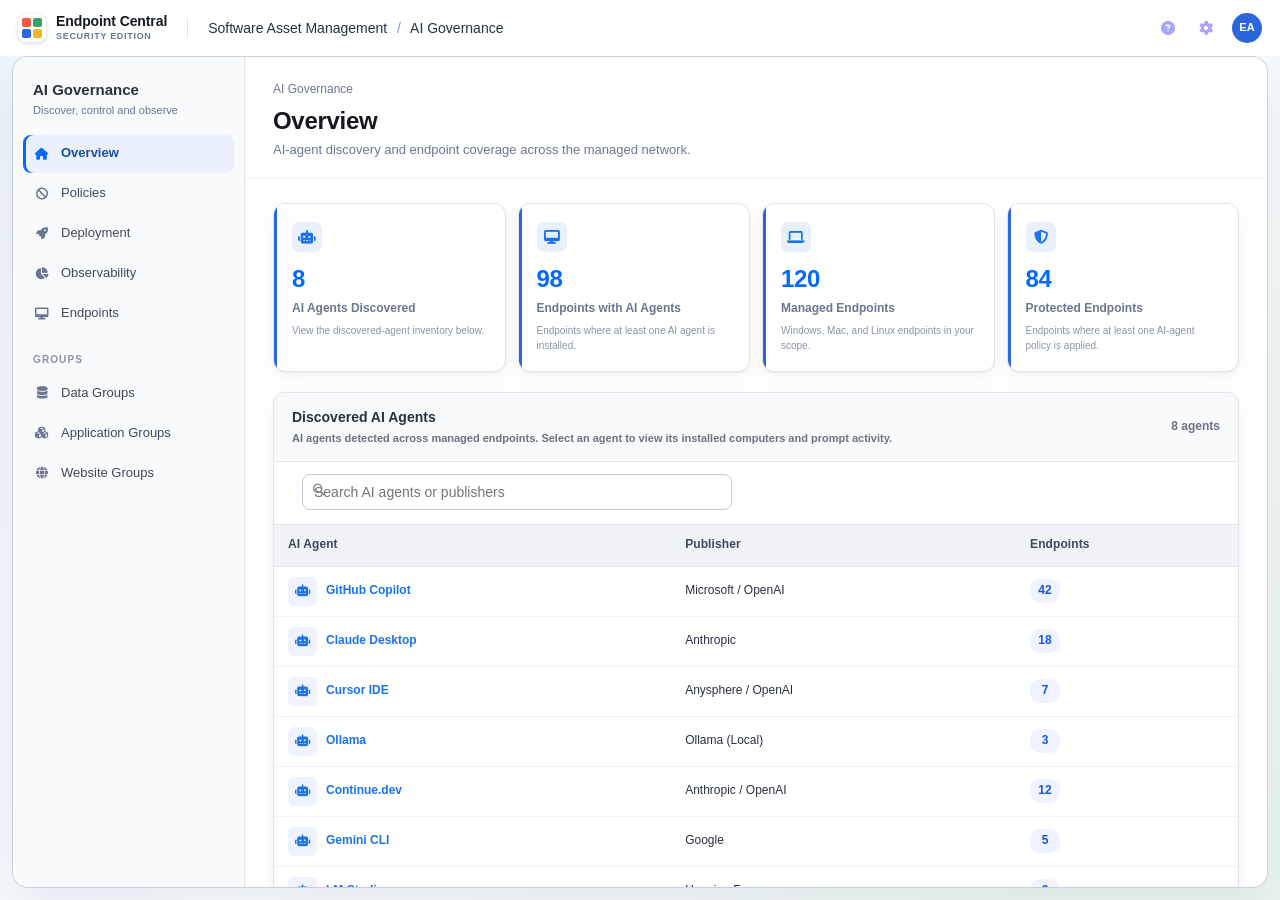
<file: index.html>
<!DOCTYPE html>
<html lang="en">
<head>
  <meta charset="UTF-8" />
  <meta http-equiv="refresh" content="0; url=overview.html" />
  <meta name="viewport" content="width=device-width, initial-scale=1.0" />
  <title>AI Governance Overview</title>
</head>
<body>
  <p>Opening <a href="overview.html">AI Governance Overview</a>…</p>
</body>
</html>
</file>
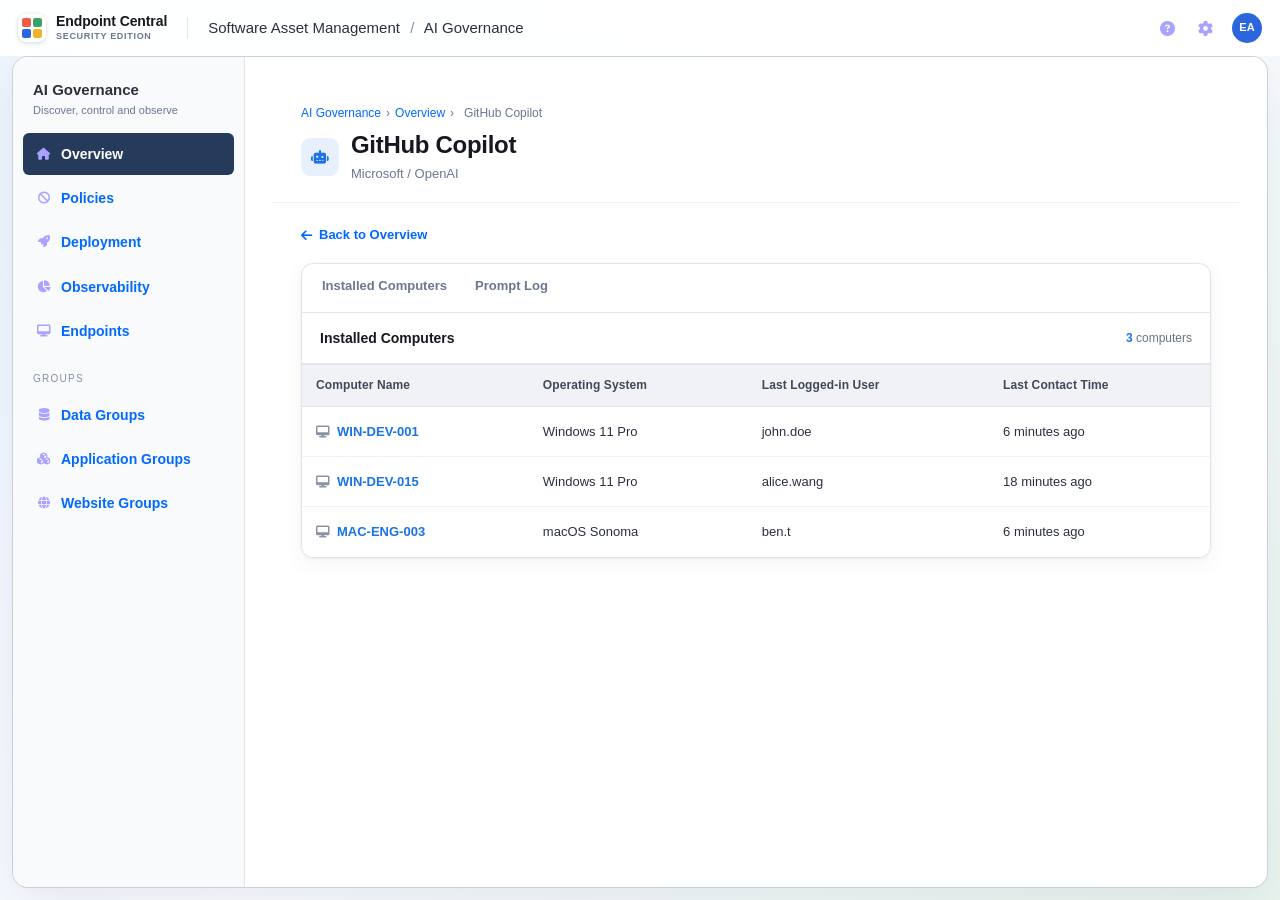
<file: agent-details.html>
<!DOCTYPE html>
<html lang="en">
<head>
  <meta charset="UTF-8" />
  <meta name="viewport" content="width=device-width, initial-scale=1.0" />
  <title>AI Agent Details — Endpoint Central</title>
  <link rel="stylesheet" href="https://cdnjs.cloudflare.com/ajax/libs/font-awesome/6.5.1/css/all.min.css" />
  <style>
    *{box-sizing:border-box;margin:0;padding:0} body{font-family:Lato,'Segoe UI',Arial,sans-serif;color:#273142;background:#f5f6fa;height:100vh;overflow:hidden} a{text-decoration:none;color:inherit}
    .topbar{height:48px;background:#222;color:#fff;display:flex;align-items:center;padding:0 16px;font-size:15px;font-weight:600}.topbar i{color:#a9a2ff;margin-right:9px}
    .layout{height:calc(100vh - 48px);display:flex}.sidebar{width:232px;flex:none;background:#101d34;padding:18px 14px}.section-label{padding:0 10px 7px;color:#8390aa;font-size:10px;font-weight:500;letter-spacing:1.25px;text-transform:uppercase}.section-label.intelligence{margin-top:20px}.nav-link{display:flex;align-items:center;gap:10px;padding:11px 14px;color:#c5ccdb;border-radius:6px;font-size:14px;font-weight:600;margin-bottom:2px}.nav-link i{width:14px;color:#a9a2ff;font-size:12px;text-align:center}.nav-link.active,.nav-link:hover{background:#263a5b;color:#fff}
    .content{flex:1;overflow:auto}.page-header{background:#fff;padding:21px 28px 18px;border-bottom:1px solid #e8e8e8}.breadcrumb{font-size:12px;color:#7d8796;margin-bottom:8px}.breadcrumb a{color:#1a73e8}.breadcrumb span{margin:0 5px}.title-row{display:flex;align-items:center;gap:12px}.agent-icon{width:38px;height:38px;display:grid;place-items:center;background:#e8f0fe;color:#1a73e8;border-radius:9px}.page-title{font-size:19px;font-weight:700;color:#202124}.subtitle{margin-top:3px;font-size:13px;color:#6b7280}
    .body{padding:22px 28px}.back-link{display:inline-flex;align-items:center;gap:7px;color:#1a73e8;font-size:13px;font-weight:600;margin-bottom:18px}.card{background:#fff;border:1px solid #e5e7eb;border-radius:8px;overflow:hidden;max-width:1100px}.tab-bar{display:flex;padding:0 18px;border-bottom:1px solid #e5e7eb}.tab{padding:14px 4px;margin-right:24px;border:0;border-bottom:2px solid transparent;background:none;color:#687386;font:600 13px inherit;cursor:pointer}.tab.active{color:#1a73e8;border-bottom-color:#1a73e8}.card-header{padding:15px 18px;border-bottom:1px solid #e5e7eb;display:flex;align-items:center;justify-content:space-between}.card-title{font-size:14px;font-weight:700}.computer-total{font-size:12px;color:#687386}.computer-total strong{color:#1a73e8}.table-wrap{overflow:auto}table{border-collapse:collapse;width:100%;min-width:680px}th{background:#f8f9fa;color:#5f6368;font-size:12px;text-align:left;padding:11px 16px;border-bottom:1px solid #e5e7eb}td{padding:13px 16px;font-size:13px;border-bottom:1px solid #f0f0f0}tr:last-child td{border-bottom:0}tbody tr.clickable{cursor:pointer}tbody tr.clickable:hover{background:#f5f8ff}.computer-name{font-weight:600;color:#1a73e8}.computer-name i{color:#8993a4;margin-right:7px;font-size:12px}.department{display:inline-block;background:#e8f0fe;color:#1a56db;padding:3px 8px;border-radius:9px;font-size:11px;font-weight:600}.classification{display:inline-block;background:#fff3e0;color:#a85c00;padding:3px 8px;border-radius:9px;font-size:11px;font-weight:600}.empty{padding:45px;text-align:center;color:#8b95a5;font-size:13px}.empty i{font-size:28px;display:block;margin-bottom:10px;color:#c4cad2}.prompt-preview{max-width:430px;white-space:nowrap;overflow:hidden;text-overflow:ellipsis}
  </style>
  <link rel="stylesheet" href="prism-theme.css">
  <script src="prism-shell.js" defer></script>
</head>
<body>
  <header class="topbar"><i class="fa fa-robot"></i> Endpoint Central</header>
  <div class="layout">
    <aside class="sidebar">
      <a class="nav-link active" href="overview.html"><i class="fa fa-house"></i>Overview</a>
      <a class="nav-link" href="privilege-control.html"><i class="fa fa-ban"></i>Policies</a>
      <a class="nav-link" href="deployment.html"><i class="fa fa-rocket"></i>Deployment</a>
      <a class="nav-link" href="data-access-audit.html"><i class="fa fa-chart-pie"></i>Observability</a>
      <a class="nav-link" href="endpoints.html"><i class="fa fa-desktop"></i>Endpoints</a>
      <div class="section-label intelligence">Groups</div>
      <a class="nav-link" href="#"><i class="fa fa-database"></i>Data Groups</a>
      <a class="nav-link" href="#"><i class="fa fa-cubes"></i>Application Groups</a>
      <a class="nav-link" href="#"><i class="fa fa-globe"></i>Website Groups</a>
    </aside>
    <main class="content">
      <div class="page-header">
        <div class="breadcrumb"><a href="overview.html">AI Governance</a><span>›</span><a href="overview.html#discoveredAgents">Overview</a><span>›</span><span id="crumbName">Agent details</span></div>
        <div class="title-row"><div class="agent-icon"><i class="fa fa-robot"></i></div><div><div class="page-title" id="agentName">AI Agent</div><div class="subtitle" id="agentPublisher"></div></div></div>
      </div>
      <div class="body">
        <a class="back-link" href="overview.html#discoveredAgents"><i class="fa fa-arrow-left"></i>Back to Overview</a>
        <section class="card">
          <div class="tab-bar"><button class="tab active" data-tab="computers">Installed Computers</button><button class="tab" data-tab="prompts">Prompt Log</button></div>
          <div id="computersTab"><div class="card-header"><span class="card-title">Installed Computers</span><span class="computer-total"><strong id="computerCount">0</strong> computers</span></div><div class="table-wrap"><table><thead><tr><th>Computer Name</th><th>Operating System</th><th>Last Logged-in User</th><th>Last Contact Time</th></tr></thead><tbody id="computerRows"></tbody></table></div></div>
          <div id="promptsTab" style="display:none"><div class="card-header"><span class="card-title">Prompt Log</span><span class="computer-total"><strong id="promptCount">0</strong> prompts</span></div><div class="table-wrap"><table><thead><tr><th>Prompt</th><th>Attached Files</th><th>Data Classification</th><th>Computer</th><th>Time</th></tr></thead><tbody id="promptRows"></tbody></table></div></div>
        </section>
      </div>
    </main>
  </div>
  <script>
    const agents = {
      'AI-001': {name:'GitHub Copilot',provider:'Microsoft / OpenAI',computers:[['WIN-DEV-001','Windows 11 Pro','john.doe','C:\\Program Files\\GitHub Copilot','1.240.0'],['WIN-DEV-015','Windows 11 Pro','alice.wang','C:\\Program Files\\GitHub Copilot','1.240.0'],['MAC-ENG-003','macOS Sonoma','ben.t','/Applications/GitHub Copilot.app','1.239.0']]},
      'AI-002': {name:'Claude Desktop',provider:'Anthropic',computers:[['WIN-DEV-003','Windows 11 Pro','ravi.s','C:\\Users\\ravi.s\\AppData\\Local\\Claude','1.0.76'],['MAC-ENG-002','macOS Ventura','linda.m','/Applications/Claude.app','1.0.76']]},
      'AI-003': {name:'Cursor IDE',provider:'Anysphere / OpenAI',computers:[['WIN-DEV-007','Windows 11 Pro','emily.r','C:\\Users\\emily.r\\AppData\\Local\\Programs\\Cursor','0.48.7'],['MAC-ENG-008','macOS Sonoma','david.k','/Applications/Cursor.app','0.48.7']]},
      'AI-004': {name:'Ollama',provider:'Ollama (Local)',computers:[['WIN-DEV-011','Windows 11 Pro','arjun.p','C:\\Program Files\\Ollama','0.6.5']]},
      'AI-005': {name:'Continue.dev',provider:'Anthropic / OpenAI',computers:[['WIN-DEV-002','Windows 11 Pro','james.w','C:\\Users\\james.w\\.vscode\\extensions\\continue','1.0.3'],['WIN-DEV-008','Windows 10','nina.k','C:\\Users\\nina.k\\.vscode\\extensions\\continue','1.0.3']]},
      'AI-006': {name:'Gemini CLI',provider:'Google',computers:[['MAC-ENG-010','macOS Sonoma','sam.r','/usr/local/lib/node_modules/@google/gemini-cli','0.1.7']]},
      'AI-007': {name:'LM Studio',provider:'Hugging Face',computers:[['WIN-DEV-014','Windows 11 Pro','lucas.a','C:\\Users\\lucas.a\\AppData\\Local\\LM Studio','0.3.14'],['WIN-DEV-019','Windows 10','mia.c','C:\\Users\\mia.c\\AppData\\Local\\LM Studio','0.3.14']]},
      'AI-008': {name:'Codeium',provider:'Codeium',computers:[['WIN-DEV-004','Windows 11 Pro','zara.p','C:\\Users\\zara.p\\.vscode\\extensions\\codeium','1.41.0'],['WIN-DEV-013','Windows 11 Pro','henry.v','C:\\Users\\henry.v\\.vscode\\extensions\\codeium','1.41.0'],['MAC-ENG-005','macOS Ventura','grace.h','/Users/grace.h/.vscode/extensions/codeium','1.41.0']]}
    };
    const agentId = new URLSearchParams(location.search).get('agent') || 'AI-001';
    const agent = agents[agentId] || agents['AI-001'];
    const prompts = [
      {id:'P-001',text:'Summarize the customer escalation and propose a response.',files:['customer-escalation.docx','incident-timeline.xlsx'],classification:'PII',computer:agent.computers[0][0],time:'Jun 2, 2026 14:23'},
      {id:'P-002',text:'Review this deployment configuration for security issues.',files:['deployment-config.yaml','.env.example'],classification:'Credentials & Secrets',computer:agent.computers[0][0],time:'Jun 2, 2026 11:08'},
      {id:'P-003',text:'Create a concise summary of the attached project plan.',files:['project-plan.pdf','rollout-owners.csv'],classification:'Internal Documents',computer:agent.computers.at(-1)[0],time:'Jun 1, 2026 16:42'}
    ];
    document.title = `${agent.name} — AI Governance Overview`;
    document.getElementById('agentName').textContent = agent.name;
    document.getElementById('crumbName').textContent = agent.name;
    document.getElementById('agentPublisher').textContent = agent.provider;
    document.getElementById('computerCount').textContent = agent.computers.length;
    document.getElementById('computerRows').innerHTML = agent.computers.length ? agent.computers.map((c,index) => `<tr class="clickable" onclick="location.href='endpoint-details.html?endpoint=EP-${String(index+1).padStart(3,'0')}'"><td class="computer-name"><i class="fa fa-desktop"></i>${c[0]}</td><td>${c[1]}</td><td>${c[2]}</td><td>${index%2?'18 minutes ago':'6 minutes ago'}</td></tr>`).join('') : '<tr><td class="empty" colspan="4"><i class="fa fa-desktop"></i>No installations detected for this AI agent.</td></tr>';
    document.getElementById('promptCount').textContent = prompts.length;
    document.getElementById('promptRows').innerHTML = prompts.map(p => `<tr class="clickable" onclick="location.href='prompt-details.html?agent=${agentId}&prompt=${p.id}'"><td class="prompt-preview">${p.text}</td><td>${p.files.join(', ')}</td><td><span class="classification">${p.classification}</span></td><td>${p.computer}</td><td class="last-seen">${p.time}</td></tr>`).join('');
    document.querySelectorAll('.tab').forEach(tab => tab.addEventListener('click', () => { const promptsActive = tab.dataset.tab === 'prompts'; document.querySelectorAll('.tab').forEach(t => t.classList.toggle('active', t === tab)); document.getElementById('computersTab').style.display = promptsActive ? 'none' : 'block'; document.getElementById('promptsTab').style.display = promptsActive ? 'block' : 'none'; }));
  </script>
</body>
</html>
</file>
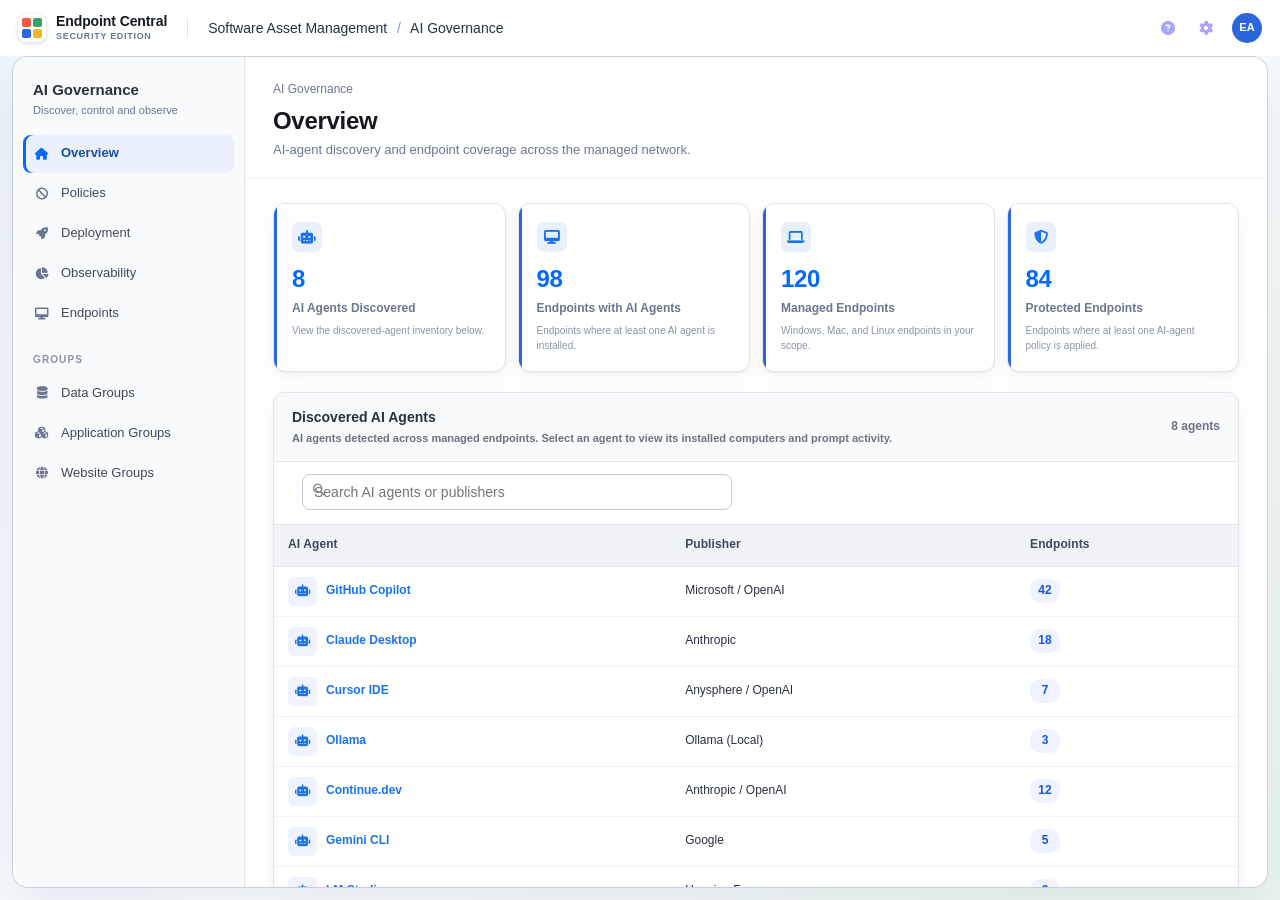
<file: ai-discovery.html>
<!DOCTYPE html>
<html lang="en"><head><meta charset="UTF-8"><meta name="viewport" content="width=device-width,initial-scale=1.0"><meta http-equiv="refresh" content="0; url=overview.html"><title>AI Governance Overview</title></head><body><p>Opening <a href="overview.html">AI Governance Overview</a>…</p></body></html>
</file>
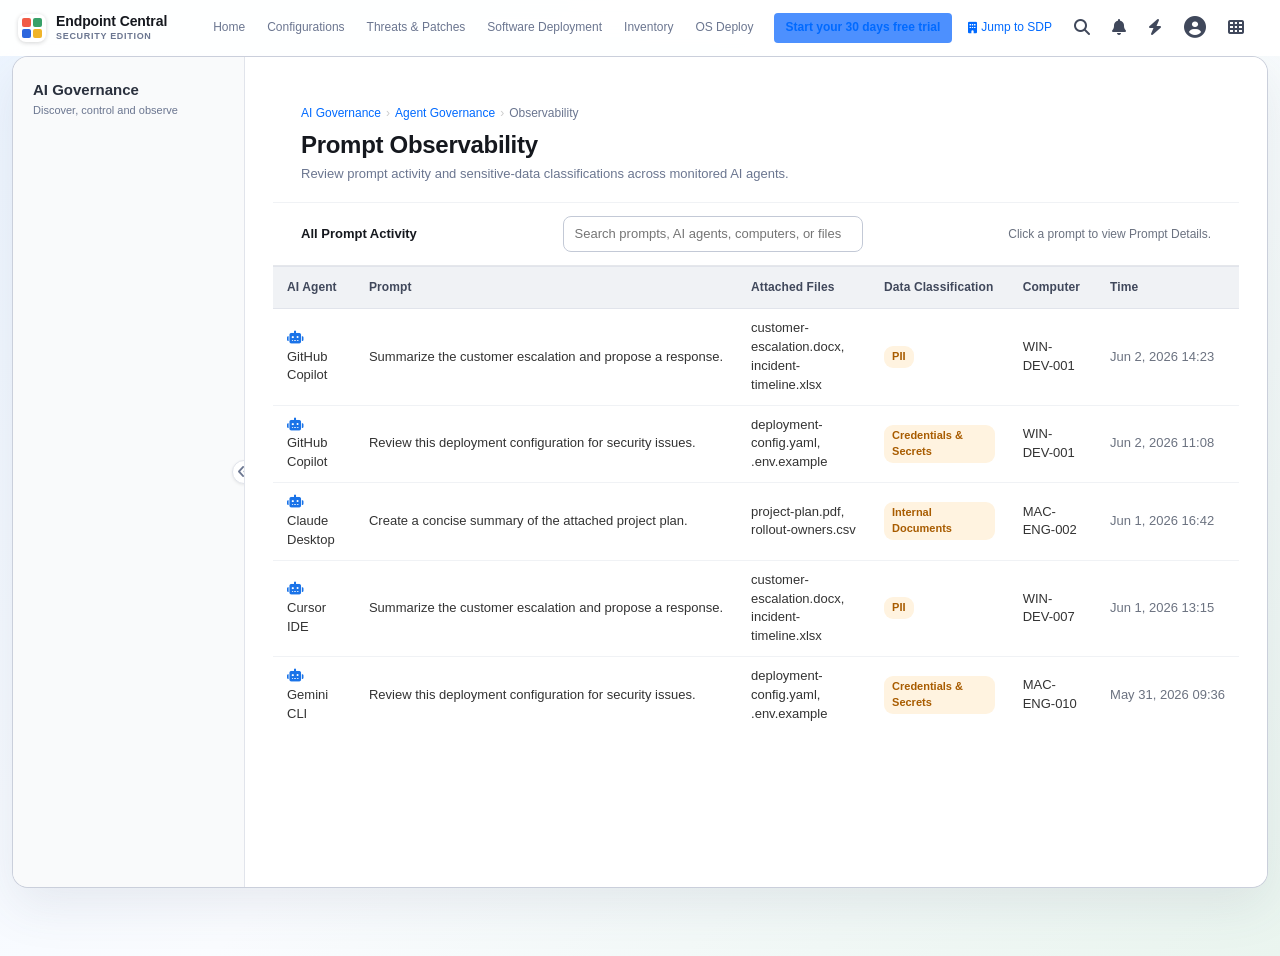
<file: data-access-audit.html>
<!DOCTYPE html>
<html lang="en">
<head>
  <meta charset="UTF-8" />
  <meta name="viewport" content="width=device-width, initial-scale=1.0" />
  <title>Data Access Audit — Endpoint Central</title>
  <link rel="stylesheet" href="https://cdnjs.cloudflare.com/ajax/libs/font-awesome/6.5.1/css/all.min.css" />
  <style>
    /* === RESET === */
    *,*::before,*::after{box-sizing:border-box;margin:0;padding:0}
    html{font-size:14px}
    body{font-family:'Lato','Segoe UI',Roboto,Arial,sans-serif;background:#f5f6fa;color:#333;overflow:hidden;height:100vh}
    a{text-decoration:none;color:inherit}
    ul{list-style:none}
    hr{border:none;border-top:1px solid #e4e4e4;margin:4px 0}
    button{font-family:inherit;cursor:pointer}

    /* === TOPBAR === */
    .topbar{display:flex;align-items:center;height:48px;background:#222;color:#fff;padding:0 0 0 12px;position:fixed;top:0;left:0;right:0;z-index:1000}
    .topbar-left{display:flex;align-items:center;gap:8px;padding-right:16px}
    .brand{display:flex;align-items:center;gap:8px}
    .brand-icon{font-size:24px;background:linear-gradient(135deg,#e53935,#f9a825,#43a047,#1e88e5);-webkit-background-clip:text;-webkit-text-fill-color:transparent}
    .brand-text{font-size:15px;font-weight:600;white-space:nowrap;color:#fff}
    .topbar-nav{display:flex;align-items:center;height:100%;flex:1;overflow:hidden}
    .topnav-item{padding:0 14px;height:48px;display:flex;align-items:center;font-size:13px;font-weight:500;color:rgba(255,255,255,.7);border-bottom:3px solid transparent;transition:all .15s;white-space:nowrap;cursor:pointer}
    .topnav-item:hover{color:#fff;background:rgba(255,255,255,.06)}
    .topnav-item.active{color:#fff;border-bottom-color:#4d90fe;background:rgba(77,144,254,.15)}
    .topnav-overflow{position:relative;height:48px;display:flex;align-items:center}
    .overflow-dots{padding:0 14px;height:48px;display:flex;align-items:center;font-size:18px;letter-spacing:2px;color:rgba(255,255,255,.7);cursor:pointer;font-weight:bold}
    .overflow-dots:hover{color:#fff;background:rgba(255,255,255,.06)}
    .overflow-menu{display:none;position:absolute;top:48px;left:0;background:#fff;color:#333;border-radius:0 0 8px 8px;box-shadow:0 8px 24px rgba(0,0,0,.18);min-width:200px;z-index:1100;overflow:hidden}
    .overflow-menu.open{display:block}
    .overflow-menu a{display:block;padding:10px 20px;font-size:13px;color:#333;transition:background .1s}
    .overflow-menu a:hover{background:#f0f4ff;color:#1a73e8}
    .topbar-right{display:flex;align-items:center;gap:2px;margin-left:auto;padding-right:8px;flex-shrink:0}
    .trial-btn{background:#4d90fe;color:#fff;padding:6px 12px;border-radius:4px;font-size:12px;font-weight:600;white-space:nowrap;margin-right:4px}
    .trial-btn:hover{background:#3b7ddb}
    .jump-sdp{display:flex;align-items:center;gap:4px;padding:6px 10px;font-size:12px;color:rgba(255,255,255,.8);white-space:nowrap}
    .jump-sdp:hover{color:#fff}
    .topbar-action{padding:8px 10px;cursor:pointer;border-radius:4px;font-size:16px;position:relative;color:rgba(255,255,255,.7);transition:background .15s}
    .topbar-action:hover{background:rgba(255,255,255,.1);color:#fff}
    .user-avatar{font-size:22px}
    .user-dropdown{display:none;position:absolute;top:44px;right:0;background:#fff;color:#333;border-radius:6px;box-shadow:0 6px 20px rgba(0,0,0,.18);min-width:180px;z-index:1100;overflow:hidden}
    .user-dropdown.open{display:block}
    .user-dropdown a{display:flex;align-items:center;gap:8px;padding:10px 16px;font-size:13px;transition:background .1s;color:#333}
    .user-dropdown a:hover{background:#f5f7fa}

    /* === LAYOUT === */
    .main-wrapper{display:flex;margin-top:48px;height:calc(100vh - 48px)}

    /* === SIDEBAR === */
    .sidebar{width:232px;min-width:232px;background:#101d34;border-right:none;display:flex;flex-direction:column;overflow-y:auto;transition:width .2s,min-width .2s;position:relative}
    .sidebar .sidebar-nav{padding:9px 14px}
    .sidebar-top-item,.sidebar-group:not(#aigovGroup){display:none}
    #aigovGroup .sidebar-group-header{display:none}
    #aigovItems .sidebar-sub-label{padding:0 10px 7px;color:#8390aa;font-size:10px;font-weight:500;letter-spacing:1.25px}
    #aigovItems li a{justify-content:flex-start;padding:11px 14px;border-left:0;border-radius:6px;color:#c5ccdb;font-size:14px;font-weight:600}
    #aigovItems li a:hover{background:#1b2b49;color:#fff}
    #aigovItems li a.active{background:#263a5b;border-left:0;color:#fff;font-weight:700}
    #aigovItems li a i{width:14px;margin-right:10px;color:#a9a2ff;font-size:12px;text-align:center}
    #aigovItems .nav-badge{margin-left:auto;background:#ef5b6a !important;color:#fff;font-size:10px;min-width:22px;padding:1px 6px}
    .sidebar.collapsed{width:0;min-width:0;overflow:hidden;border:none}
    .sidebar-nav{flex:1;padding:8px 0}
    .sidebar-top-item{display:flex;align-items:center;gap:10px;padding:10px 20px;font-size:13px;color:#555;cursor:pointer;transition:background .1s;white-space:nowrap}
    .sidebar-top-item:hover{background:#f0f4ff;color:#1a73e8}
    .sidebar-top-item i{width:16px;text-align:center;font-size:14px;color:#888}
    .sidebar-group-header{display:flex;align-items:center;gap:8px;padding:10px 20px;font-size:13px;font-weight:600;color:#333;cursor:pointer;transition:background .1s;user-select:none}
    .sidebar-group-header:hover{background:#f5f5f5}
    .sidebar-group-header i.group-icon{width:16px;text-align:center;font-size:14px;color:#888}
    .sidebar-group-header .arrow{margin-left:auto;font-size:11px;color:#aaa;transition:transform .2s}
    .sidebar-group-items{display:block}
    .sidebar-group-items.collapsed-items{display:none}
    .sidebar-group-items li{position:relative}
    .sidebar-group-items li a{display:flex;align-items:center;justify-content:space-between;padding:9px 20px 9px 36px;font-size:13px;color:#555;cursor:pointer;transition:all .1s;border-left:3px solid transparent}
    .sidebar-group-items li a:hover{background:#f0f4ff;color:#1a73e8}
    .sidebar-group-items li a.active{background:#e8f0fe;color:#1a73e8;border-left-color:#1a73e8;font-weight:500}
    .nav-badge{display:inline-flex;align-items:center;justify-content:center;background:#e53935;color:#fff;font-size:10px;padding:1px 6px;border-radius:10px;min-width:20px;flex-shrink:0}
    .sidebar-group-items .nav-badge{background:#757575}
    .sidebar-collapse-btn{position:absolute;top:50%;right:-12px;transform:translateY(-50%);width:24px;height:24px;border-radius:50%;background:#fff;border:1px solid #ddd;display:flex;align-items:center;justify-content:center;font-size:10px;color:#888;cursor:pointer;z-index:10;box-shadow:0 1px 3px rgba(0,0,0,.08)}
    .sidebar-collapse-btn:hover{background:#f5f5f5}

    /* === SIDEBAR SUB-LABELS === */
    .sidebar-sub-label{font-size:11px;font-weight:700;text-transform:uppercase;color:#aaa;padding:6px 20px 4px 36px;letter-spacing:.5px;display:block}

    /* === CONTENT === */
    .content{flex:1;overflow-y:auto;background:#f5f6fa;transition:margin-right .25s}
    .content.panel-active{margin-right:400px}

    /* === PAGE HEADER === */
    .page-header{padding:20px 28px 16px;background:#fff;border-bottom:1px solid #e8e8e8}
    .breadcrumb{display:flex;align-items:center;gap:5px;font-size:12px;color:#888;margin-bottom:6px}
    .breadcrumb a{color:#1a73e8}
    .breadcrumb a:hover{text-decoration:underline}
    .breadcrumb .bc-sep{color:#ccc}
    .page-title{font-size:18px;font-weight:700;color:#222;margin-bottom:2px}
    .page-subtitle{font-size:13px;color:#777}

    /* === FILTER TABS === */
    .filter-tabs-bar{display:flex;background:#fff;border-bottom:2px solid #e8e8e8;padding:0 28px}
    .filter-tab{padding:10px 18px;font-size:13px;font-weight:500;color:#666;background:none;border:none;border-bottom:3px solid transparent;margin-bottom:-2px;cursor:pointer;transition:all .15s;white-space:nowrap}
    .filter-tab:hover{color:#1a73e8}
    .filter-tab.active{color:#1a73e8;border-bottom-color:#1a73e8;font-weight:600}

    /* === TOOLBAR === */
    .toolbar{display:flex;align-items:center;gap:8px;padding:10px 28px;background:#fff;border-bottom:1px solid #e8e8e8}
    .btn{display:inline-flex;align-items:center;gap:6px;padding:7px 14px;font-size:13px;font-weight:500;border:1px solid #dadce0;border-radius:4px;background:#fff;color:#333;cursor:pointer;transition:all .15s;white-space:nowrap}
    .btn:hover{background:#f8f9fa;border-color:#ccc}
    .toolbar-right{margin-left:0;display:flex;align-items:center;gap:4px}
    .icon-btn{width:30px;height:30px;display:flex;align-items:center;justify-content:center;border-radius:4px;cursor:pointer;color:#555;font-size:13px}
    .icon-btn:hover{background:#f0f0f0}
    .toolbar-sep{width:1px;height:20px;background:#e0e0e0;margin:0 4px}

    /* === TABLE === */
    .table-wrap{overflow-x:auto;background:#fff}
    table.data-table{width:100%;border-collapse:collapse;min-width:900px}
    table.data-table th{background:#f8f9fa;font-weight:600;font-size:12px;color:#5f6368;padding:10px 16px;text-align:left;border-bottom:1px solid #e8e8e8;white-space:nowrap;position:sticky;top:0}
    table.data-table td{padding:11px 16px;font-size:13px;border-bottom:1px solid #f0f0f0;color:#333;vertical-align:middle}
    table.data-table tbody tr{cursor:pointer}
    table.data-table tbody tr:hover{background:#f0f4ff}
    table.data-table tbody tr.selected{background:#e8f0fe}
    table.data-table td a{color:#1a73e8}

    /* === SEV BADGE === */
    .sev-badge{display:inline-flex;align-items:center;padding:2px 10px;border-radius:10px;font-size:11px;font-weight:700;text-transform:uppercase;flex-shrink:0}
    .sev-badge.critical{background:#ffebee;color:#c62828;border:1px solid #ef9a9a}
    .sev-badge.warning{background:#fff8e1;color:#b45309;border:1px solid #ffe082}
    .sev-badge.low{background:#f5f5f5;color:#555;border:1px solid #ddd}

    /* === APPROVE STATUS PILL === */
    .approve-pill{display:inline-flex;align-items:center;gap:5px;padding:3px 10px;border-radius:12px;font-size:12px;font-weight:500}
    .approve-pill.approved{background:#e8f5e9;color:#2e7d32;border:1px solid #a5d6a7}
    .approve-pill.not-approved{background:#f5f5f5;color:#555;border:1px solid #ddd}
    .approve-pill.declined{background:#ffebee;color:#c62828;border:1px solid #ef9a9a}

    /* === STATUS CELL === */
    .status-cell{display:inline-flex;align-items:center;gap:6px;font-size:13px;font-weight:500;white-space:nowrap}
    .status-cell.unreviewed{color:#d32f2f}
    .status-cell.cleared{color:#2e7d32}
    .status-cell.escalated{color:#e65100}
    .status-dot{width:8px;height:8px;border-radius:50%;flex-shrink:0;display:inline-block}
    .dot-unreviewed{background:#d32f2f}
    .dot-cleared{background:#2e7d32}
    .dot-escalated{background:#e65100}

    /* === KEBAB MENU === */
    .kebab-wrap{position:relative;display:inline-block}
    .kebab-btn{width:28px;height:28px;display:inline-flex;align-items:center;justify-content:center;border-radius:4px;border:1px solid #e0e0e0;background:#fff;color:#555;cursor:pointer;font-size:14px;font-weight:700;letter-spacing:1px;line-height:1}
    .kebab-btn:hover{background:#f0f4ff;color:#1a73e8;border-color:#1a73e8}
    .kebab-menu{display:none;position:absolute;right:0;top:32px;background:#fff;border:1px solid #e0e0e0;border-radius:6px;box-shadow:0 6px 20px rgba(0,0,0,.12);min-width:170px;z-index:300;overflow:hidden}
    .kebab-wrap.open .kebab-menu{display:block}
    .kebab-menu a,.kebab-menu button{display:flex;align-items:center;gap:8px;padding:9px 14px;font-size:13px;color:#333;background:none;border:none;width:100%;text-align:left;cursor:pointer;transition:background .1s}
    .kebab-menu a:hover,.kebab-menu button:hover{background:#f0f4ff;color:#1a73e8}
    .kebab-menu .danger{color:#d32f2f}
    .kebab-menu .danger:hover{background:#ffebee;color:#d32f2f}

    /* === PAGINATION === */
    .table-pagination{display:flex;align-items:center;justify-content:flex-end;padding:10px 16px;font-size:12px;color:#666;border-top:1px solid #f0f0f0;background:#fff;gap:8px}
    .table-pagination select{padding:2px 6px;border:1px solid #ddd;border-radius:3px;font-size:12px}
    .page-btn{padding:4px 8px;cursor:pointer;color:#1a73e8}

    /* === DETAIL PANEL === */
    .detail-panel{position:fixed;top:48px;right:0;width:400px;height:calc(100vh - 48px);background:#fff;border-left:1px solid #e8e8e8;z-index:500;transform:translateX(100%);transition:transform .25s ease;display:flex;flex-direction:column;overflow:hidden}
    .detail-panel.open{transform:translateX(0)}
    .panel-header{display:flex;align-items:center;gap:10px;padding:14px 18px;border-bottom:1px solid #e8e8e8;flex-shrink:0;background:#fff}
    .panel-close-btn{width:28px;height:28px;display:flex;align-items:center;justify-content:center;border:none;background:none;cursor:pointer;color:#555;border-radius:4px;font-size:16px;flex-shrink:0}
    .panel-close-btn:hover{background:#f0f0f0;color:#333}
    .panel-patch-name{font-size:14px;font-weight:600;color:#222;flex:1;white-space:nowrap;overflow:hidden;text-overflow:ellipsis}
    .panel-body{padding:20px 18px;overflow-y:auto;flex:1;display:flex;flex-direction:column;gap:16px}
    .panel-info-row{display:flex;align-items:center;gap:8px;font-size:13px;color:#555}
    .panel-info-row i{color:#888;width:16px;text-align:center}
    .panel-section-label{font-size:11px;font-weight:700;text-transform:uppercase;letter-spacing:.5px;color:#999;margin-bottom:-6px}
    .panel-actions-col{display:flex;flex-direction:column;gap:8px}
    .panel-action-btn{display:flex;align-items:center;gap:8px;padding:9px 14px;font-size:13px;font-weight:500;border-radius:5px;cursor:pointer;transition:all .15s;border:1px solid #dadce0;background:#fff;color:#333;width:100%}
    .panel-action-btn:hover{background:#f8f9fa}
    .panel-action-btn.btn-danger{background:#fff;color:#e65100;border-color:#ffb74d}
    .panel-action-btn.btn-danger:hover{background:#fff3e0}
    .panel-action-btn.btn-success{color:#2e7d32;border-color:#a5d6a7}
    .panel-action-btn.btn-success:hover{background:#e8f5e9}
    .panel-action-btn.btn-muted{color:#777;border-color:#ddd}
    .panel-action-btn.btn-muted:hover{background:#f5f5f5}
    .panel-divider{border:none;border-top:1px solid #f0f0f0}

    /* === PANEL TEXTAREA === */
    .panel-comment-textarea{width:100%;padding:8px 12px;border:1px solid #dadce0;border-radius:5px;font-size:13px;font-family:inherit;color:#333;resize:vertical;outline:none;min-height:72px}
    .panel-comment-textarea:focus{border-color:#1a73e8}
    .panel-save-btn{margin-top:8px;padding:7px 16px;background:#1a73e8;color:#fff;border:none;border-radius:4px;font-size:13px;font-weight:600;cursor:pointer;font-family:inherit;transition:background .15s}
    .panel-save-btn:hover{background:#1557b0}

    /* === COMMENT MODAL === */
    .modal-overlay{display:none;position:fixed;inset:0;background:rgba(0,0,0,.45);z-index:2000;align-items:center;justify-content:center}
    .modal-overlay.open{display:flex}
    .modal-card{background:#fff;border-radius:10px;width:420px;display:flex;flex-direction:column;box-shadow:0 12px 48px rgba(0,0,0,.28)}
    .modal-header{display:flex;align-items:center;justify-content:space-between;gap:12px;padding:18px 22px 14px;border-bottom:1px solid #e8e8e8;flex-shrink:0}
    .modal-title{font-size:15px;font-weight:700;color:#222}
    .modal-close-btn{width:28px;height:28px;display:flex;align-items:center;justify-content:center;border:none;background:none;cursor:pointer;color:#555;border-radius:4px;font-size:16px}
    .modal-close-btn:hover{background:#f0f0f0;color:#333}
    .modal-body{padding:18px 22px}
    .modal-body textarea{width:100%;padding:8px 12px;border:1px solid #dadce0;border-radius:5px;font-size:13px;font-family:inherit;color:#333;resize:vertical;outline:none;min-height:80px}
    .modal-body textarea:focus{border-color:#1a73e8}
    .modal-footer{display:flex;align-items:center;gap:10px;padding:14px 22px;border-top:1px solid #f0f0f0}
    .btn-save{padding:7px 20px;background:#1a73e8;color:#fff;border:none;border-radius:4px;font-size:13px;font-weight:600;cursor:pointer;transition:background .15s;font-family:inherit}
    .btn-save:hover{background:#1557b0}
    .btn-cancel{padding:7px 16px;background:#fff;color:#333;border:1px solid #dadce0;border-radius:4px;font-size:13px;cursor:pointer;transition:all .15s;font-family:inherit}
    .btn-cancel:hover{background:#f5f5f5}

    /* === SCROLLBAR === */
    ::-webkit-scrollbar{width:6px;height:6px}
    ::-webkit-scrollbar-track{background:transparent}
    ::-webkit-scrollbar-thumb{background:#c0c7d0;border-radius:3px}
  </style>
  <link rel="stylesheet" href="prism-theme.css">
  <script src="prism-shell.js" defer></script>
</head>
<body>

  <!-- TOPBAR -->
  <header class="topbar">
    <div class="topbar-left">
      <div class="brand">
        <span class="brand-icon"><i class="fa-solid fa-circle-notch"></i></span>
        <span class="brand-text">Endpoint Central</span>
      </div>
    </div>
    <nav class="topbar-nav" id="topNav">
      <a href="#" class="topnav-item">Home</a>
      <a href="#" class="topnav-item">Configurations</a>
      <a href="#" class="topnav-item">Threats &amp; Patches</a>
      <a href="#" class="topnav-item">Software Deployment</a>
      <a href="#" class="topnav-item">Inventory</a>
      <a href="#" class="topnav-item">OS Deployment</a>
      <a href="#" class="topnav-item">MDM</a>
      <a href="#" class="topnav-item">Tools</a>
      <a href="#" class="topnav-item active">AI Governance</a>
      <a href="#" class="topnav-item">Admin</a>
      <div class="topnav-overflow" id="overflowBtn">
        <span class="overflow-dots">•••</span>
        <div class="overflow-menu" id="overflowMenu">
          <a href="#">Agent</a>
          <a href="#">Browsers</a>
          <a href="#">Application Control</a>
        </div>
      </div>
    </nav>
    <div class="topbar-right">
      <a href="#" class="trial-btn">Start your 30 days free trial</a>
      <a href="#" class="jump-sdp"><i class="fa fa-building"></i> Jump to SDP</a>
      <div class="topbar-action" title="Search"><i class="fa fa-search"></i></div>
      <div class="topbar-action" title="Notifications"><i class="fa fa-bell"></i></div>
      <div class="topbar-action" title="What's New"><i class="fa fa-bolt"></i></div>
      <div class="topbar-action user-avatar" id="userMenu" style="position:relative">
        <i class="fa fa-user-circle"></i>
        <div class="user-dropdown" id="userDropdown">
          <a href="#"><i class="fa fa-user"></i> My Profile</a>
          <a href="#"><i class="fa fa-key"></i> Change Password</a>
          <hr />
          <a href="#"><i class="fa fa-sign-out-alt"></i> Logout</a>
        </div>
      </div>
      <div class="topbar-action" title="Apps"><i class="fa fa-th"></i></div>
    </div>
  </header>

  <!-- MAIN LAYOUT -->
  <div class="main-wrapper">

    <!-- SIDEBAR -->
    <aside class="sidebar" id="sidebar">
      <nav class="sidebar-nav">


        <!-- Patches (collapsed) -->
        <div class="sidebar-group" id="patchesGroup">
          <div class="sidebar-group-header" onclick="toggleGroup('patchesGroup')">
            <i class="fa fa-shield-virus group-icon"></i>
            <span>Patches</span>
            <i class="fa fa-chevron-right arrow" id="patchesArrow"></i>
          </div>
          <ul class="sidebar-group-items collapsed-items" id="patchesItems">
            <li><a href="#"><span>Missing Patches</span><span class="nav-badge">316</span></a></li>
            <li><a href="#"><span>Installed Patches</span><span class="nav-badge">81</span></a></li>
            <li><a href="#"><span>Applicable Patches</span><span class="nav-badge">397</span></a></li>
            <li><a href="#"><span>Supported Patches</span><span class="nav-badge">554388</span></a></li>
            <li><a href="#"><span>Decline Patch</span></a></li>
          </ul>
        </div>

        <!-- Deployment (collapsed) -->
        <div class="sidebar-group" id="deployGroup">
          <div class="sidebar-group-header" onclick="toggleGroup('deployGroup')">
            <i class="fa fa-rocket group-icon"></i>
            <span>Deployment</span>
            <i class="fa fa-chevron-right arrow" id="deployArrow"></i>
          </div>
          <ul class="sidebar-group-items collapsed-items" id="deployItems">
            <li><a href="#"><span>Patch Approval Settings</span></a></li>
          </ul>
        </div>

        <!-- Attention Required (collapsed) -->
        <div class="sidebar-group" id="attentionGroup">
          <div class="sidebar-group-header" onclick="toggleGroup('attentionGroup')">
            <i class="fa fa-triangle-exclamation group-icon"></i>
            <span>Attention Required</span>
            <i class="fa fa-chevron-right arrow" id="attentionArrow"></i>
          </div>
          <ul class="sidebar-group-items collapsed-items" id="attentionItems">
            <li><a href="#"><span>Upload Pending</span><span class="nav-badge">1</span></a></li>
            <li><a href="reliability-alerts.html"><span>Reliability Alerts</span><span class="nav-badge">4</span></a></li>
          </ul>
        </div>

        <!-- AI Governance (expanded) -->
        <div class="sidebar-group" id="aigovGroup">
          <div class="sidebar-group-header" onclick="toggleGroup('aigovGroup')">
            <i class="fa fa-robot group-icon"></i>
            <span>AI Governance</span>
            <i class="fa fa-chevron-down arrow" id="aigovArrow"></i>
          </div>
          <ul class="sidebar-group-items" id="aigovItems">
            <li><a href="overview.html"><i class="fa fa-house"></i><span>Overview</span></a></li>
            <li><a href="privilege-control.html"><i class="fa fa-ban"></i><span>Policies</span></a></li>
            <li><a href="deployment.html"><i class="fa fa-rocket"></i><span>Deployment</span></a></li>
            <li><a href="data-access-audit.html" class="active"><i class="fa fa-chart-pie"></i><span>Observability</span></a></li>
            <li><a href="endpoints.html"><i class="fa fa-desktop"></i><span>Endpoints</span></a></li>
            <li><span class="sidebar-sub-label" style="margin-top:20px">Groups</span></li>
            <li><a href="#"><i class="fa fa-database"></i><span>Data Groups</span></a></li>
            <li><a href="#"><i class="fa fa-cubes"></i><span>Application Groups</span></a></li>
            <li><a href="#"><i class="fa fa-globe"></i><span>Website Groups</span></a></li>
          </ul>
        </div>

      </nav>
      <button class="sidebar-collapse-btn" id="sidebarCollapseBtn">
        <i class="fa fa-angle-double-left" id="collapseIcon"></i>
      </button>
    </aside>

    <!-- CONTENT -->
    <main class="content" id="mainContent">

      <!-- PAGE HEADER -->
      <div class="page-header">
        <div class="breadcrumb">
          <a href="overview.html">AI Governance</a>
          <span class="bc-sep">›</span>
          <a href="overview.html">Agent Governance</a>
          <span class="bc-sep">›</span>
          <span>Observability</span>
        </div>
        <div class="page-title">Prompt Observability</div>
        <div class="page-subtitle">Review prompt activity and sensitive-data classifications across monitored AI agents.</div>
      </div>

      <section class="global-prompt-log">
        <div class="global-log-toolbar"><strong>All Prompt Activity</strong><input id="promptSearch" aria-label="Search prompt activity" placeholder="Search prompts, AI agents, computers, or files" oninput="renderGlobalPrompts()"><span>Click a prompt to view Prompt Details.</span></div>
        <div class="table-wrap"><table class="data-table"><thead><tr><th>AI Agent</th><th>Prompt</th><th>Attached Files</th><th>Data Classification</th><th>Computer</th><th>Time</th></tr></thead><tbody id="globalPromptRows"></tbody></table></div>
      </section>

      <!-- FILTER TABS -->
      <div class="filter-tabs-bar">
        <button class="filter-tab active" onclick="setFilter('all',this)">All</button>
        <button class="filter-tab" onclick="setFilter('credentials',this)">Credentials</button>
        <button class="filter-tab" onclick="setFilter('pii',this)">PII</button>
        <button class="filter-tab" onclick="setFilter('sourcecode',this)">Source Code</button>
        <button class="filter-tab" onclick="setFilter('internal',this)">Internal Docs</button>
        <button class="filter-tab" onclick="setFilter('unreviewed',this)">Unreviewed</button>
      </div>

      <!-- TOOLBAR -->
      <div class="toolbar">
        <div class="toolbar-right">
          <div class="icon-btn" title="Search"><i class="fa fa-search"></i></div>
          <div class="icon-btn" title="Export"><i class="fa fa-file-export"></i></div>
          <div class="icon-btn" title="Refresh"><i class="fa fa-rotate"></i></div>
        </div>
      </div>

      <!-- TABLE -->
      <div class="table-wrap">
        <table class="data-table">
          <thead>
            <tr>
              <th>Computer Name</th>
              <th>Logged in User</th>
              <th>File Name</th>
              <th>AI Agent</th>
              <th>Classification Rule</th>
              <th>Classification Category</th>
              <th>Event Status</th>
              <th>Event Time</th>
              <th>Comment</th>
              <th>Status</th>
              <th>Actions</th>
            </tr>
          </thead>
          <tbody id="auditTableBody"></tbody>
        </table>
      </div>

      <!-- PAGINATION -->
      <div class="table-pagination">
        <span>1 – <span id="rowCount">8</span> of <span id="totalCount">8</span> Records</span>
        <select title="Rows per page"><option>25</option><option>50</option></select>
        <span class="page-btn">&#8249;</span>
        <span class="page-btn">&#8250;</span>
      </div>

    </main><!-- /content -->

    <!-- SLIDE-IN DETAIL PANEL -->
    <aside class="detail-panel" id="detailPanel">
      <div class="panel-header">
        <button class="panel-close-btn" onclick="closePanel()" title="Close"><i class="fa fa-xmark"></i></button>
        <span class="panel-patch-name" id="panelFileName">—</span>
        <span class="sev-badge" id="panelSevBadge"></span>
      </div>
      <div class="panel-body">

        <!-- Meta info -->
        <div style="display:flex;flex-direction:column;gap:8px">
          <div class="panel-info-row">
            <i class="fa fa-desktop"></i>
            <span id="panelComputer">—</span>
          </div>
          <div class="panel-info-row">
            <i class="fa fa-user"></i>
            <span id="panelUser">—</span>
          </div>
          <div class="panel-info-row">
            <i class="fa fa-robot"></i>
            <span id="panelAgent">—</span>
          </div>
          <div class="panel-info-row">
            <i class="fa fa-ruler"></i>
            <span id="panelRule">—</span>
          </div>
          <div class="panel-info-row">
            <i class="fa fa-clock"></i>
            <span id="panelTime">—</span>
          </div>
        </div>

        <hr class="panel-divider" />

        <!-- Comment -->
        <div>
          <div class="panel-section-label">Comment</div>
          <textarea class="panel-comment-textarea" id="panelCommentArea" rows="3" placeholder="Add a comment…" style="margin-top:8px"></textarea>
          <button class="panel-save-btn" onclick="savePanelComment()">Save Comment</button>
        </div>

        <hr class="panel-divider" />

        <!-- Incident Actions -->
        <div>
          <div class="panel-section-label">Incident Actions</div>
          <div class="panel-actions-col" style="margin-top:8px">
            <button class="panel-action-btn btn-success" onclick="panelMarkCleared()">
              <i class="fa fa-circle-check"></i> Mark Cleared
            </button>
            <button class="panel-action-btn btn-danger" onclick="panelEscalate()">
              <i class="fa fa-arrow-up-right-from-square"></i> Escalate
            </button>
            <button class="panel-action-btn btn-muted" onclick="closePanel()">
              <i class="fa fa-xmark"></i> Close Panel
            </button>
          </div>
        </div>

      </div>
    </aside>

  </div><!-- /main-wrapper -->

  <style>
    #mainContent > .filter-tabs-bar,#mainContent > .toolbar,#mainContent > .table-wrap,#mainContent > .table-pagination,.detail-panel{display:none !important}
    .global-prompt-log{display:flex;flex-direction:column;flex:1;min-height:0;background:#fff;overflow:auto}.global-log-toolbar{display:flex;justify-content:space-between;align-items:center;gap:12px;padding:13px 28px;border-bottom:1px solid #e5e7eb;font-size:13px}.global-log-toolbar input{min-width:300px;padding:8px 10px;border:1px solid #d7dee8;border-radius:5px;font:12px inherit}.global-log-toolbar span{font-size:12px;color:#6b7280}.global-prompt-log .table-wrap{flex:1}.global-prompt-log tbody tr{cursor:pointer}.global-prompt-log tbody tr:hover{background:#f5f8ff}.prompt-cell{max-width:420px;white-space:nowrap;overflow:hidden;text-overflow:ellipsis}.global-classification{display:inline-block;padding:3px 8px;border-radius:9px;background:#fff3e0;color:#a85c00;font-size:11px;font-weight:700}
  </style>

  <!-- ADD COMMENT MODAL -->
  <div id="commentModalOverlay" class="modal-overlay" role="dialog" aria-modal="true">
    <div class="modal-card">
      <div class="modal-header">
        <span class="modal-title">Add Comment</span>
        <button class="modal-close-btn" onclick="closeCommentModal()"><i class="fa fa-xmark"></i></button>
      </div>
      <div class="modal-body">
        <textarea id="commentModalText" rows="4" placeholder="Enter your comment…"></textarea>
      </div>
      <div class="modal-footer">
        <button class="btn-save" onclick="saveCommentModal()">Save</button>
        <button class="btn-cancel" onclick="closeCommentModal()">Cancel</button>
      </div>
    </div>
  </div>

  <script>
    /* ===== DATA ===== */
    const EVENTS = [
      { id:'EVT-001', computer:'WKSTN-042',   user:'john.smith',   file:'credentials.env',       agent:'GitHub Copilot', rule:'Credential Scan Rule',  category:'credentials', eventStatus:'unreviewed', time:'May 29, 2026 09:14', comment:'',                            status:'new' },
      { id:'EVT-002', computer:'WKSTN-117',   user:'sarah.jones',  file:'user_data.csv',          agent:'Claude Desktop', rule:'PII Detection Rule',    category:'pii',         eventStatus:'cleared',    time:'May 28, 2026 10:02', comment:'Cleared by IT security team', status:'cleared' },
      { id:'EVT-003', computer:'DEVBOX-005',  user:'mike.chen',    file:'src/auth/handler.py',    agent:'Cursor IDE',     rule:'Source Code Policy',    category:'sourcecode',  eventStatus:'unreviewed', time:'May 29, 2026 11:30', comment:'',                            status:'new' },
      { id:'EVT-004', computer:'LAPTOP-221',  user:'emily.davis',  file:'payroll_q1.xlsx',        agent:'Gemini CLI',     rule:'Internal Docs Rule',    category:'internal',    eventStatus:'escalated',  time:'May 27, 2026 15:45', comment:'Escalated to security team',  status:'escalated' },
      { id:'EVT-005', computer:'WKSTN-089',   user:'robert.kim',   file:'api_keys.json',          agent:'Continue.dev',   rule:'Credential Scan Rule',  category:'credentials', eventStatus:'unreviewed', time:'May 29, 2026 08:00', comment:'',                            status:'new' },
      { id:'EVT-006', computer:'DEVBOX-013',  user:'lisa.wong',    file:'employee_records.db',    agent:'Claude Desktop', rule:'PII Detection Rule',    category:'pii',         eventStatus:'unreviewed', time:'May 29, 2026 09:22', comment:'',                            status:'new' },
      { id:'EVT-007', computer:'WKSTN-055',   user:'david.park',   file:'src/auth/jwt.ts',        agent:'GitHub Copilot', rule:'Source Code Policy',    category:'sourcecode',  eventStatus:'cleared',    time:'May 27, 2026 14:10', comment:'Dev activity — approved',     status:'cleared' },
      { id:'EVT-008', computer:'LAPTOP-198',  user:'amanda.lee',   file:'budget_2026_final.xlsx', agent:'Ollama',         rule:'Internal Docs Rule',    category:'internal',    eventStatus:'unreviewed', time:'May 29, 2026 10:15', comment:'',                            status:'new' },
    ];

    const CATEGORY_META = {
      credentials: { cls: 'critical', label: 'Credentials' },
      pii:         { cls: 'warning',  label: 'PII' },
      sourcecode:  { cls: 'low',      label: 'Source Code' },
      internal:    { cls: 'warning',  label: 'Internal Docs' },
    };

    const STATUS_PILL_MAP = {
      new:       { cls: 'not-approved', label: 'New' },
      cleared:   { cls: 'approved',     label: 'Cleared' },
      escalated: { cls: 'declined',     label: 'Escalated' },
    };

    let currentFilter  = 'all';
    let currentEventId = null;
    let commentTargetId = null;

    /* ===== RENDER ===== */
    function getFiltered() {
      if (currentFilter === 'all') return EVENTS;
      if (currentFilter === 'unreviewed') return EVENTS.filter(e => e.eventStatus === 'unreviewed');
      return EVENTS.filter(e => e.category === currentFilter);
    }

    function renderTable() {
      const data  = getFiltered();
      const tbody = document.getElementById('auditTableBody');
      document.getElementById('rowCount').textContent  = data.length;
      document.getElementById('totalCount').textContent = data.length;

      if (!data.length) {
        tbody.innerHTML = `<tr><td colspan="11" style="text-align:center;padding:40px;color:#999;font-size:13px">No events found for this filter.</td></tr>`;
        return;
      }

      tbody.innerHTML = data.map(ev => {
        const catMeta   = CATEGORY_META[ev.category] || { cls:'low', label: ev.category };
        const pillMeta  = STATUS_PILL_MAP[ev.status]  || { cls:'not-approved', label: ev.status };
        const isSelected = ev.id === currentEventId ? 'selected' : '';

        const dotCls    = 'dot-' + ev.eventStatus;
        const statusCls = 'status-cell ' + ev.eventStatus;
        const statusLbl = ev.eventStatus.charAt(0).toUpperCase() + ev.eventStatus.slice(1);

        const commentDisplay = ev.comment
          ? ev.comment
          : '<em style="color:#bbb">—</em>';

        return `
          <tr class="${isSelected}" onclick="openPanel('${ev.id}')">
            <td><a href="#" onclick="event.stopPropagation()">${ev.computer}</a></td>
            <td>${ev.user}</td>
            <td style="max-width:180px;overflow:hidden;text-overflow:ellipsis;white-space:nowrap" title="${ev.file}">${ev.file}</td>
            <td>${ev.agent}</td>
            <td><span style="font-size:12px;color:#777">${ev.rule}</span></td>
            <td><span class="sev-badge ${catMeta.cls}">${catMeta.label}</span></td>
            <td><span class="${statusCls}"><span class="status-dot ${dotCls}"></span>${statusLbl}</span></td>
            <td style="white-space:nowrap">${ev.time}</td>
            <td style="max-width:160px;overflow:hidden;text-overflow:ellipsis;white-space:nowrap">${commentDisplay}</td>
            <td><span class="approve-pill ${pillMeta.cls}">${pillMeta.label}</span></td>
            <td onclick="event.stopPropagation()">
              <div class="kebab-wrap" id="kebab-${ev.id}">
                <button class="kebab-btn" onclick="toggleKebab('${ev.id}',event)" title="Actions">•••</button>
                <div class="kebab-menu">
                  <button onclick="markCleared('${ev.id}')"><i class="fa fa-circle-check" style="color:#2e7d32"></i> Mark Cleared</button>
                  <button onclick="escalate('${ev.id}')"><i class="fa fa-arrow-up-right-from-square" style="color:#e65100"></i> Escalate</button>
                  <button onclick="openCommentModal('${ev.id}')"><i class="fa fa-comment" style="color:#1a73e8"></i> Add Comment</button>
                </div>
              </div>
            </td>
          </tr>`;
      }).join('');
    }

    /* ===== KEBAB ===== */
    function toggleKebab(evId, e) {
      e.stopPropagation();
      const wrap = document.getElementById('kebab-' + evId);
      const isOpen = wrap.classList.contains('open');
      closeAllKebabs();
      if (!isOpen) wrap.classList.add('open');
    }
    function closeAllKebabs() {
      document.querySelectorAll('.kebab-wrap.open').forEach(w => w.classList.remove('open'));
    }

    /* ===== FILTER ===== */
    function setFilter(filter, tabEl) {
      currentFilter = filter;
      document.querySelectorAll('.filter-tab').forEach(t => t.classList.remove('active'));
      if (tabEl) tabEl.classList.add('active');
      renderTable();
    }

    /* ===== ACTIONS ===== */
    function markCleared(evId) {
      closeAllKebabs();
      const ev = EVENTS.find(e => e.id === evId);
      if (!ev) return;
      ev.eventStatus = 'cleared';
      ev.status      = 'cleared';
      renderTable();
      if (currentEventId === evId) syncPanel(evId);
    }

    function escalate(evId) {
      closeAllKebabs();
      const ev = EVENTS.find(e => e.id === evId);
      if (!ev) return;
      ev.eventStatus = 'escalated';
      ev.status      = 'escalated';
      renderTable();
      if (currentEventId === evId) syncPanel(evId);
    }

    /* ===== COMMENT MODAL ===== */
    function openCommentModal(evId) {
      closeAllKebabs();
      commentTargetId = evId;
      const ev = EVENTS.find(e => e.id === evId);
      document.getElementById('commentModalText').value = ev ? ev.comment : '';
      document.getElementById('commentModalOverlay').classList.add('open');
    }
    function closeCommentModal() {
      document.getElementById('commentModalOverlay').classList.remove('open');
      commentTargetId = null;
    }
    function saveCommentModal() {
      if (!commentTargetId) return;
      const ev = EVENTS.find(e => e.id === commentTargetId);
      if (ev) ev.comment = document.getElementById('commentModalText').value.trim();
      closeCommentModal();
      renderTable();
      if (currentEventId === (ev && ev.id)) {
        document.getElementById('panelCommentArea').value = ev.comment;
      }
    }

    /* ===== DETAIL PANEL ===== */
    function openPanel(evId) {
      const ev = EVENTS.find(e => e.id === evId);
      if (!ev) return;
      currentEventId = evId;

      const catMeta = CATEGORY_META[ev.category] || { cls:'low', label: ev.category };
      document.getElementById('panelFileName').textContent = ev.file;
      const badge = document.getElementById('panelSevBadge');
      badge.textContent  = catMeta.label;
      badge.className    = 'sev-badge ' + catMeta.cls;

      document.getElementById('panelComputer').textContent     = ev.computer;
      document.getElementById('panelUser').textContent         = ev.user;
      document.getElementById('panelAgent').textContent        = ev.agent;
      document.getElementById('panelRule').textContent         = ev.rule;
      document.getElementById('panelTime').textContent         = ev.time;
      document.getElementById('panelCommentArea').value        = ev.comment;

      document.getElementById('detailPanel').classList.add('open');
      document.getElementById('mainContent').classList.add('panel-active');

      // highlight row
      document.querySelectorAll('#auditTableBody tr').forEach(tr => tr.classList.remove('selected'));
      const data = getFiltered();
      const idx  = data.findIndex(e => e.id === evId);
      const rows = document.querySelectorAll('#auditTableBody tr');
      if (rows[idx]) rows[idx].classList.add('selected');
    }

    function syncPanel(evId) {
      // Re-sync panel data after action without closing
      const ev = EVENTS.find(e => e.id === evId);
      if (!ev) return;
      document.getElementById('panelCommentArea').value = ev.comment;
    }

    function closePanel() {
      document.getElementById('detailPanel').classList.remove('open');
      document.getElementById('mainContent').classList.remove('panel-active');
      document.querySelectorAll('#auditTableBody tr').forEach(tr => tr.classList.remove('selected'));
      currentEventId = null;
    }

    /* ===== PANEL ACTIONS ===== */
    function savePanelComment() {
      if (!currentEventId) return;
      const ev = EVENTS.find(e => e.id === currentEventId);
      if (!ev) return;
      ev.comment = document.getElementById('panelCommentArea').value.trim();
      renderTable();
    }

    function panelMarkCleared() {
      if (!currentEventId) return;
      markCleared(currentEventId);
    }

    function panelEscalate() {
      if (!currentEventId) return;
      escalate(currentEventId);
    }

    /* ===== SIDEBAR GROUPS ===== */
    function toggleGroup(groupId) {
      const itemsId = groupId.replace('Group', 'Items');
      const arrowId = groupId.replace('Group', 'Arrow');
      const items   = document.getElementById(itemsId);
      const arrow   = document.getElementById(arrowId);
      const isOpen  = !items.classList.contains('collapsed-items');
      items.classList.toggle('collapsed-items', isOpen);
      arrow.classList.toggle('fa-chevron-down', !isOpen);
      arrow.classList.toggle('fa-chevron-right', isOpen);
    }

    /* ===== SIDEBAR COLLAPSE ===== */
    let sidebarCollapsed = false;
    document.getElementById('sidebarCollapseBtn').addEventListener('click', function () {
      sidebarCollapsed = !sidebarCollapsed;
      document.getElementById('sidebar').classList.toggle('collapsed', sidebarCollapsed);
      document.getElementById('collapseIcon').className = sidebarCollapsed
        ? 'fa fa-angle-double-right' : 'fa fa-angle-double-left';
    });

    /* ===== TOPBAR DROPDOWNS ===== */
    document.getElementById('overflowBtn').addEventListener('click', e => {
      e.stopPropagation();
      document.getElementById('overflowMenu').classList.toggle('open');
      document.getElementById('userDropdown').classList.remove('open');
    });
    document.getElementById('userMenu').addEventListener('click', e => {
      e.stopPropagation();
      document.getElementById('userDropdown').classList.toggle('open');
      document.getElementById('overflowMenu').classList.remove('open');
    });
    document.addEventListener('click', e => {
      closeAllKebabs();
      document.getElementById('overflowMenu').classList.remove('open');
      document.getElementById('userDropdown').classList.remove('open');
    });

    /* ===== MODAL DISMISS ===== */
    document.getElementById('commentModalOverlay').addEventListener('click', function(e) {
      if (e.target === this) closeCommentModal();
    });
    document.addEventListener('keydown', function(e) {
      if (e.key === 'Escape') {
        closeCommentModal();
      }
    });

    /* ===== INIT ===== */
    renderTable();
  </script>
  <script>
    const GLOBAL_PROMPTS = [
      {id:'P-001',agent:'GitHub Copilot',agentId:'AI-001',prompt:'Summarize the customer escalation and propose a response.',files:'customer-escalation.docx, incident-timeline.xlsx',classification:'PII',computer:'WIN-DEV-001',time:'Jun 2, 2026 14:23'},
      {id:'P-002',agent:'GitHub Copilot',agentId:'AI-001',prompt:'Review this deployment configuration for security issues.',files:'deployment-config.yaml, .env.example',classification:'Credentials & Secrets',computer:'WIN-DEV-001',time:'Jun 2, 2026 11:08'},
      {id:'P-003',agent:'Claude Desktop',agentId:'AI-002',prompt:'Create a concise summary of the attached project plan.',files:'project-plan.pdf, rollout-owners.csv',classification:'Internal Documents',computer:'MAC-ENG-002',time:'Jun 1, 2026 16:42'},
      {id:'P-001',agent:'Cursor IDE',agentId:'AI-003',prompt:'Summarize the customer escalation and propose a response.',files:'customer-escalation.docx, incident-timeline.xlsx',classification:'PII',computer:'WIN-DEV-007',time:'Jun 1, 2026 13:15'},
      {id:'P-002',agent:'Gemini CLI',agentId:'AI-006',prompt:'Review this deployment configuration for security issues.',files:'deployment-config.yaml, .env.example',classification:'Credentials & Secrets',computer:'MAC-ENG-010',time:'May 31, 2026 09:36'}
    ];
    function renderGlobalPrompts(){const term=(document.getElementById('promptSearch').value||'').toLowerCase();const rows=GLOBAL_PROMPTS.filter(p=>`${p.agent} ${p.prompt} ${p.files} ${p.computer}`.toLowerCase().includes(term));document.getElementById('globalPromptRows').innerHTML=rows.length?rows.map(p=>`<tr onclick="location.href='prompt-details.html?agent=${p.agentId}&prompt=${p.id}'"><td><i class="fa fa-robot" style="color:#1a73e8;margin-right:7px"></i>${p.agent}</td><td class="prompt-cell">${p.prompt}</td><td>${p.files}</td><td><span class="global-classification">${p.classification}</span></td><td>${p.computer}</td><td style="white-space:nowrap;color:#6b7280">${p.time}</td></tr>`).join(''):'<tr><td colspan="6" style="text-align:center;padding:32px;color:#8b95a5">No prompt activity matches the current search or filter.</td></tr>';}
    renderGlobalPrompts();
  </script>
</body>
</html>
</file>
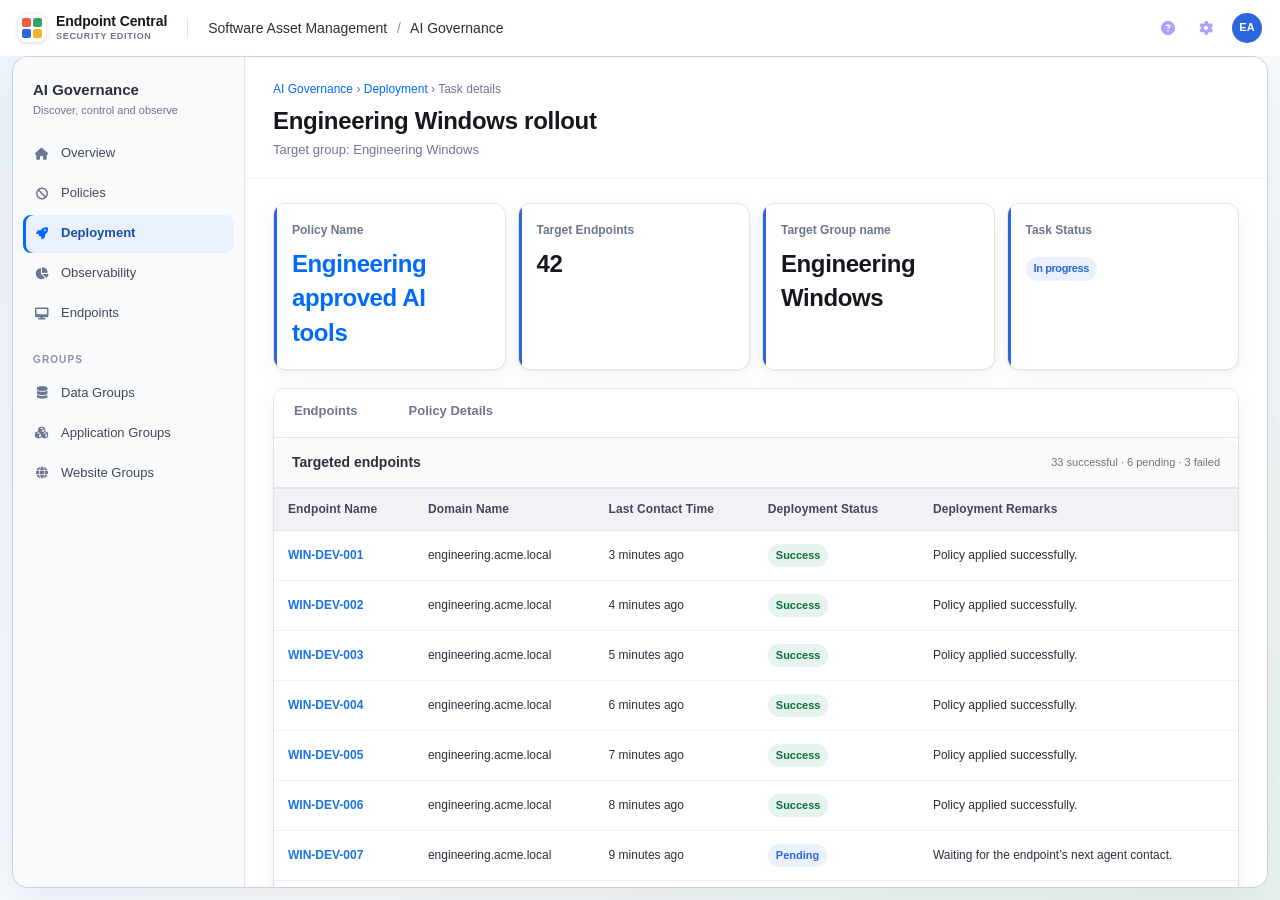
<file: deployment-details.html>
<!DOCTYPE html>
<html lang="en"><head><meta charset="UTF-8"><meta name="viewport" content="width=device-width,initial-scale=1.0"><title>Deployment Details — Endpoint Central</title><link rel="stylesheet" href="https://cdnjs.cloudflare.com/ajax/libs/font-awesome/6.5.1/css/all.min.css"><link rel="stylesheet" href="prism-theme.css"><script src="prism-shell.js" defer></script><style>
*{box-sizing:border-box;margin:0;padding:0}body{font-family:Lato,'Segoe UI',Arial,sans-serif;color:#273142;background:#f5f6fa;height:100vh;overflow:hidden}a{text-decoration:none;color:inherit}.top{height:48px;background:#222;color:#fff;display:flex;align-items:center;padding:0 16px;font-weight:600}.top i{color:#a9a2ff;margin-right:9px}.layout{display:flex;height:calc(100vh - 48px)}.side{width:232px;flex:none;background:#101d34;padding:18px 14px;overflow:auto}.label{padding:0 10px 7px;color:#8390aa;font-size:10px;letter-spacing:1.25px;text-transform:uppercase}.label.intel{margin-top:20px}.nav{display:flex;align-items:center;gap:10px;padding:11px 14px;color:#c5ccdb;border-radius:6px;font-size:14px;font-weight:600;margin-bottom:2px}.nav i{width:14px;color:#a9a2ff;font-size:12px;text-align:center}.nav.active,.nav:hover{background:#263a5b;color:#fff}.main{flex:1;overflow:auto}.header{padding:20px 28px 18px;background:#fff;border-bottom:1px solid #e5e7eb}.crumb{font-size:12px;color:#7d8796;margin-bottom:9px}.crumb a{color:#1a73e8}.title{font-size:20px;font-weight:700;color:#202124}.sub{font-size:12px;color:#6b7280;margin-top:4px}.content{padding:22px 28px;max-width:1250px}.summary{display:grid;grid-template-columns:repeat(4,minmax(150px,1fr));gap:12px;margin-bottom:18px}.summary-card{background:#fff;border:1px solid #e5e7eb;border-radius:7px;padding:14px}.summary-label{font-size:11px;color:#6b7280}.summary-value{font-size:14px;font-weight:700;margin-top:6px;color:#202124}.card{background:#fff;border:1px solid #e5e7eb;border-radius:8px;overflow:hidden}.tabs{display:flex;border-bottom:1px solid #e5e7eb;padding:0 17px}.tab{padding:14px 3px;margin-right:25px;border:0;border-bottom:2px solid transparent;background:none;color:#687386;font:600 13px inherit;cursor:pointer}.tab.active{color:#1a73e8;border-bottom-color:#1a73e8}.tab-panel{display:none}.tab-panel.active{display:block}.panel-head{padding:14px 16px;border-bottom:1px solid #e5e7eb;font-size:13px;font-weight:700;display:flex;justify-content:space-between}.panel-head span:last-child{font-size:11px;color:#6b7280;font-weight:400}.table-wrap{overflow:auto}table{width:100%;border-collapse:collapse;min-width:800px}th{padding:10px 14px;background:#f8f9fa;border-bottom:1px solid #e5e7eb;color:#5f6368;font-size:11px;text-align:left}td{padding:12px 14px;border-bottom:1px solid #edf0f4;font-size:12px}tbody tr{cursor:pointer}tbody tr:hover{background:#f5f8ff}.linked{color:#1a73e8;font-weight:700}.status{display:inline-flex;padding:3px 8px;border-radius:9px;font-size:10px;font-weight:700}.status.success{background:#edf8f1;color:#267044}.status.pending{background:#fff7e8;color:#9a6500}.status.failed{background:#fff0f0;color:#ba3f4f}.policy-content{padding:16px}.policy-section{border:1px solid #e4e8ef;border-radius:7px;margin-bottom:13px;overflow:hidden}.policy-section:last-child{margin-bottom:0}.policy-section h3{padding:11px 13px;background:#f8f9fa;border-bottom:1px solid #e5e7eb;font-size:12px}.policy-grid{display:grid;grid-template-columns:repeat(3,minmax(0,1fr))}.policy-item{padding:13px;border-right:1px solid #edf0f4;border-bottom:1px solid #edf0f4;min-height:75px}.policy-item:nth-child(3n){border-right:0}.item-label{font-size:10px;text-transform:uppercase;color:#7b8494;font-weight:700;margin-bottom:6px}.item-value{font-size:12px;line-height:1.5}.tag{display:inline-block;padding:3px 7px;margin:0 4px 4px 0;border-radius:9px;background:#eef3ff;color:#1a56db;font-size:10px;font-weight:700}.mode-strict{color:#ba3f4f;font-weight:700}.mode-audit{color:#9a6500;font-weight:700}@media(max-width:850px){.summary,.policy-grid{grid-template-columns:repeat(2,1fr)}.policy-item:nth-child(3n){border-right:1px solid #edf0f4}.policy-item:nth-child(2n){border-right:0}}@media(max-width:650px){.side{width:205px}.summary,.policy-grid{grid-template-columns:1fr}.policy-item{border-right:0!important}}
</style></head><body><header class="top"><i class="fa fa-robot"></i> Endpoint Central</header><div class="layout"><aside class="side"><a class="nav" href="overview.html"><i class="fa fa-house"></i>Overview</a><a class="nav" href="privilege-control.html"><i class="fa fa-ban"></i>Policies</a><a class="nav active" href="deployment.html"><i class="fa fa-rocket"></i>Deployment</a><a class="nav" href="data-access-audit.html"><i class="fa fa-chart-pie"></i>Observability</a><a class="nav" href="endpoints.html"><i class="fa fa-desktop"></i>Endpoints</a><div class="label intel">Groups</div><a class="nav" href="#"><i class="fa fa-database"></i>Data Groups</a><a class="nav" href="#"><i class="fa fa-cubes"></i>Application Groups</a><a class="nav" href="#"><i class="fa fa-globe"></i>Website Groups</a></aside><main class="main"><div class="header"><div class="crumb"><a href="overview.html">AI Governance</a> › <a href="deployment.html">Deployment</a> › Task details</div><div class="title" id="taskName"></div><div class="sub" id="taskMeta"></div></div><div class="content"><section class="summary"><div class="summary-card"><div class="summary-label">Policy Name</div><div class="summary-value" id="policyName"></div></div><div class="summary-card"><div class="summary-label">Target Endpoints</div><div class="summary-value" id="targetCount"></div></div><div class="summary-card"><div class="summary-label">Task Status</div><div class="summary-value" id="taskStatus"></div></div><div class="summary-card"><div class="summary-label">Last Modified Time</div><div class="summary-value" id="modified"></div></div><div class="summary-card"><div class="summary-label">Last Modified By</div><div class="summary-value" id="modifiedBy"></div></div><div class="summary-card"><div class="summary-label">Task ID</div><div class="summary-value" id="taskIdValue"></div></div><div class="summary-card"><div class="summary-label">Created Time</div><div class="summary-value" id="created"></div></div></section><section class="card"><div class="tabs"><button class="tab active" data-tab="endpoints" onclick="showTab('endpoints',this)">Endpoints</button><button class="tab" data-tab="policy" onclick="showTab('policy',this)">Policy Details</button></div><div class="tab-panel active" id="endpointsPanel"><div class="panel-head"><span>Targeted endpoints</span><span id="deploymentSummary"></span></div><div class="table-wrap"><table><thead><tr><th>Endpoint Name</th><th>Domain Name</th><th>Last Contact Time</th><th>Deployment Status</th><th>Deployment Remarks</th></tr></thead><tbody id="endpointRows"></tbody></table></div></div><div class="tab-panel" id="policyPanel"><div class="panel-head"><span>Associated policy configuration</span><span>One policy mapped to this task</span></div><div class="policy-content" id="policyDetails"></div></div></section></div></main></div><script src="endpoint-data.js"></script><script>
const taskId=new URLSearchParams(location.search).get('task')||'DEP-001',task=DEPLOYMENT_TASKS.find(item=>item.id===taskId)||DEPLOYMENT_TASKS[0],policy=ENDPOINT_POLICY_CATALOG.find(item=>item.id===task.policyId),targets=task.targetIds.map(id=>ENDPOINTS.find(endpoint=>endpoint.id===id)).filter(Boolean);
const summaryCards=[...document.querySelectorAll('.summary-card')];summaryCards[2].querySelector('.summary-label').textContent='Target Group name';summaryCards[2].querySelector('.summary-value').id='targetGroup';summaryCards[3].querySelector('.summary-label').textContent='Task Status';summaryCards[3].querySelector('.summary-value').id='taskStatus';summaryCards.slice(4).forEach(card=>card.remove());
function deploymentResult(index){if((index+1)%13===0)return {status:'Failed',remarks:'Policy download failed; retry is scheduled.'};if((index+1)%7===0)return {status:'Pending',remarks:'Waiting for the endpoint’s next agent contact.'};return {status:'Success',remarks:'Policy applied successfully.'};}
function tags(items){return items.length?items.map(item=>`<span class="tag">${item}</span>`).join(''):'None';}
function policyItem(label,value){return `<div class="policy-item"><div class="item-label">${label}</div><div class="item-value">${value}</div></div>`;}
document.title=`${task.name} — Deployment Details`;document.getElementById('taskName').textContent=task.name;document.getElementById('taskMeta').textContent=`Target group: ${task.targetGroup||'Unavailable'}`;document.getElementById('policyName').innerHTML=`<a class="linked" href="policy-details.html?policy=${policy.id}&platform=${targets[0]?.platform||'Windows'}">${policy.name}</a>`;document.getElementById('targetCount').textContent=targets.length;document.getElementById('targetGroup').textContent=task.targetGroup||'Unavailable';document.getElementById('taskStatus').innerHTML=`<span class="status pending">${task.status||'In progress'}</span>`;
const results=targets.map((endpoint,index)=>({...endpoint,deployment:deploymentResult(index)})),successCount=results.filter(item=>item.deployment.status==='Success').length,pendingCount=results.filter(item=>item.deployment.status==='Pending').length,failedCount=results.filter(item=>item.deployment.status==='Failed').length;document.getElementById('deploymentSummary').textContent=`${successCount} successful · ${pendingCount} pending · ${failedCount} failed`;document.getElementById('endpointRows').innerHTML=results.map(endpoint=>`<tr onclick="location.href='endpoint-details.html?endpoint=${endpoint.id}'"><td class="linked">${endpoint.name}</td><td>${endpoint.domain}</td><td>${endpoint.lastSeen}</td><td><span class="status ${endpoint.deployment.status.toLowerCase()}">${endpoint.deployment.status}</span></td><td>${endpoint.deployment.remarks}</td></tr>`).join('');
document.getElementById('policyDetails').innerHTML=`<section class="policy-section"><h3>Policy Details</h3><div class="policy-grid">${policyItem('Policy Name',policy.name)}${policyItem('Operating System',targets[0]?.os||'Unavailable')}</div></section><section class="policy-section"><h3>Agent Control</h3><div class="policy-grid">${policyItem('Agent Enforcement Mode',`<span class="mode-${policy.agentMode.toLowerCase()}">${policy.agentMode} mode</span>`)}${policyItem('Allow List',tags(policy.allow))}${policyItem('Block List',tags(policy.block))}</div></section><section class="policy-section"><h3>Auto Uninstallation</h3><div class="policy-grid">${policyItem('Auto-uninstall Block List agents',policy.autoUninstall?'Enabled':'Disabled')}</div></section><section class="policy-section"><h3>Advanced Execution Rules</h3><div class="policy-grid">${policyItem('Accessible Folders',tags(policy.folders))}${policyItem('Website Groups',tags(policy.websiteGroups))}${policyItem('Application Groups',tags(policy.applicationGroups))}</div></section><section class="policy-section"><h3>Prompt Monitoring &amp; Classification</h3><div class="policy-grid">${policyItem('Prompt Data Collection',policy.promptCollection?'Enabled':'Disabled')}${policyItem('Data Groups',tags(policy.classifiers))}${policyItem('DLP Mode',`<span class="mode-${policy.dlpMode.toLowerCase()}">${policy.dlpMode} mode</span>`)}</div></section>`;
function showTab(name,button){document.querySelectorAll('.tab').forEach(tab=>tab.classList.toggle('active',tab===button));document.getElementById('endpointsPanel').classList.toggle('active',name==='endpoints');document.getElementById('policyPanel').classList.toggle('active',name==='policy');}
</script></body></html>
</file>
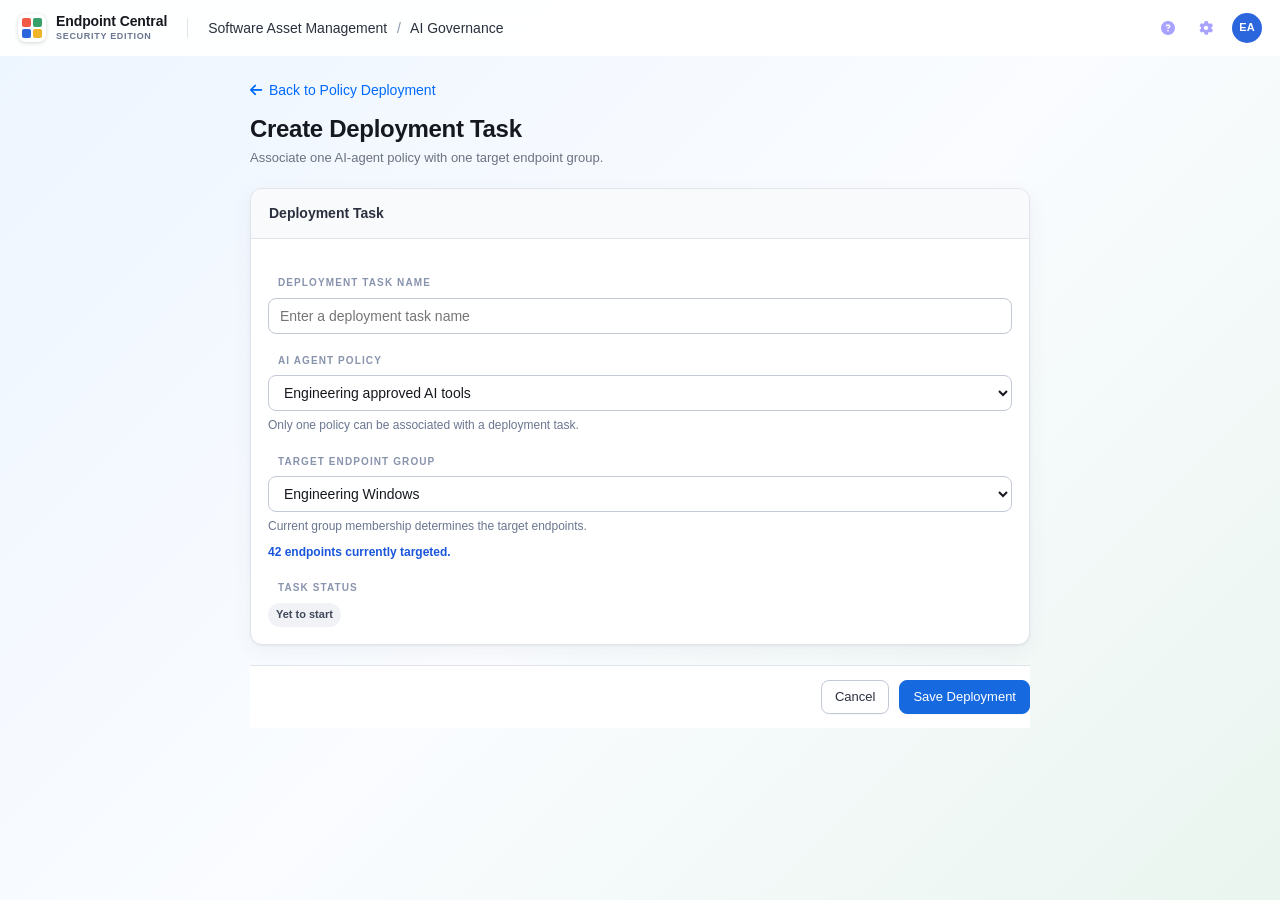
<file: deployment-editor.html>
<!DOCTYPE html>
<html lang="en"><head><meta charset="UTF-8"><meta name="viewport" content="width=device-width,initial-scale=1.0"><title>Deployment Task Editor — Endpoint Central</title><link rel="stylesheet" href="https://cdnjs.cloudflare.com/ajax/libs/font-awesome/6.5.1/css/all.min.css"><link rel="stylesheet" href="prism-theme.css"><script src="prism-shell.js" defer></script><style>*{box-sizing:border-box;margin:0;padding:0}body{font-family:Lato,'Segoe UI',Arial,sans-serif;background:#f5f6fa;color:#273142}.top{height:48px;background:#222;color:#fff;display:flex;align-items:center;padding:0 16px;font-weight:600}.top i{color:#a9a2ff;margin-right:9px}.page{max-width:780px;margin:auto;padding:26px 28px}.back{display:inline-flex;gap:7px;align-items:center;color:#1a73e8;text-decoration:none;font:600 13px inherit;margin-bottom:17px}.title{font-size:22px;color:#202124}.sub{font-size:13px;color:#6b7280;margin:5px 0 20px}.card{background:#fff;border:1px solid #e0e5ed;border-radius:8px;overflow:hidden}.card h2{padding:14px 17px;border-bottom:1px solid #e5e7eb;font-size:14px}.body{padding:17px}.field{margin-bottom:18px}.field:last-child{margin-bottom:0}.label{display:block;font-size:12px;font-weight:700;margin-bottom:7px}.input,.select{width:100%;border:1px solid #d7dee8;border-radius:5px;padding:10px 11px;background:#fff;font:13px inherit}.hint{margin-top:6px;font-size:12px;color:#6b7280}.count{margin-top:8px;color:#1a56db;font-size:12px;font-weight:700}.status{display:inline-flex;padding:4px 8px;border-radius:10px;background:#fff7e8;color:#9a6500;font-size:11px;font-weight:700}.actions{display:flex;justify-content:flex-end;gap:10px;margin-top:20px}.btn{border:1px solid #d5dbe5;background:#fff;border-radius:5px;padding:9px 13px;font:600 13px inherit;cursor:pointer}.btn.primary{background:#1a73e8;color:#fff;border-color:#1a73e8}</style></head><body><header class="top"><i class="fa fa-robot"></i> Endpoint Central</header><main class="page"><a class="back" href="deployment.html"><i class="fa fa-arrow-left"></i>Back to Policy Deployment</a><h1 class="title" id="title">Create Deployment Task</h1><p class="sub">Associate one AI-agent policy with one target endpoint group.</p><section class="card"><h2>Deployment Task</h2><div class="body"><div class="field"><label class="label">Deployment Task Name</label><input class="input" id="name" placeholder="Enter a deployment task name"></div><div class="field"><label class="label">AI Agent Policy</label><select class="select" id="policy"></select><p class="hint">Only one policy can be associated with a deployment task.</p></div><div class="field"><label class="label">Target Endpoint Group</label><select class="select" id="group" onchange="updateCount()"><option value="engineering">Engineering Windows</option><option value="mac">Developer Macs</option><option value="finance">Finance Windows</option></select><p class="hint">Current group membership determines the target endpoints.</p><div class="count" id="count"></div></div><div class="field"><label class="label">Task Status</label><span class="status" id="status">Yet to start</span></div></div></section><div class="actions"><button class="btn" onclick="location.href='deployment.html'">Cancel</button><button class="btn primary" onclick="save()">Save Deployment</button></div></main><script src="endpoint-data.js"></script><script>const id=new URLSearchParams(location.search).get('task'),task=DEPLOYMENT_TASKS.find(item=>item.id===id),groups={engineering:42,mac:18,finance:12};document.getElementById('title').textContent=task?'Modify Deployment Task':'Create Deployment Task';document.getElementById('name').value=task?.name||'';document.getElementById('policy').innerHTML=ENDPOINT_POLICY_CATALOG.map(policy=>`<option value="${policy.id}" ${task?.policyId===policy.id?'selected':''}>${policy.name}</option>`).join('');document.getElementById('group').value=task?.targetIds.length===18?'mac':task?.targetIds.length===12?'finance':'engineering';document.getElementById('status').textContent=task?'In progress':'Yet to start';function updateCount(){const value=document.getElementById('group').value;document.getElementById('count').textContent=`${groups[value]} endpoints currently targeted.`}function save(){alert('Deployment task saved successfully.');location.href=task?`deployment-details.html?task=${task.id}`:'deployment.html'}updateCount();</script></body></html>
</file>
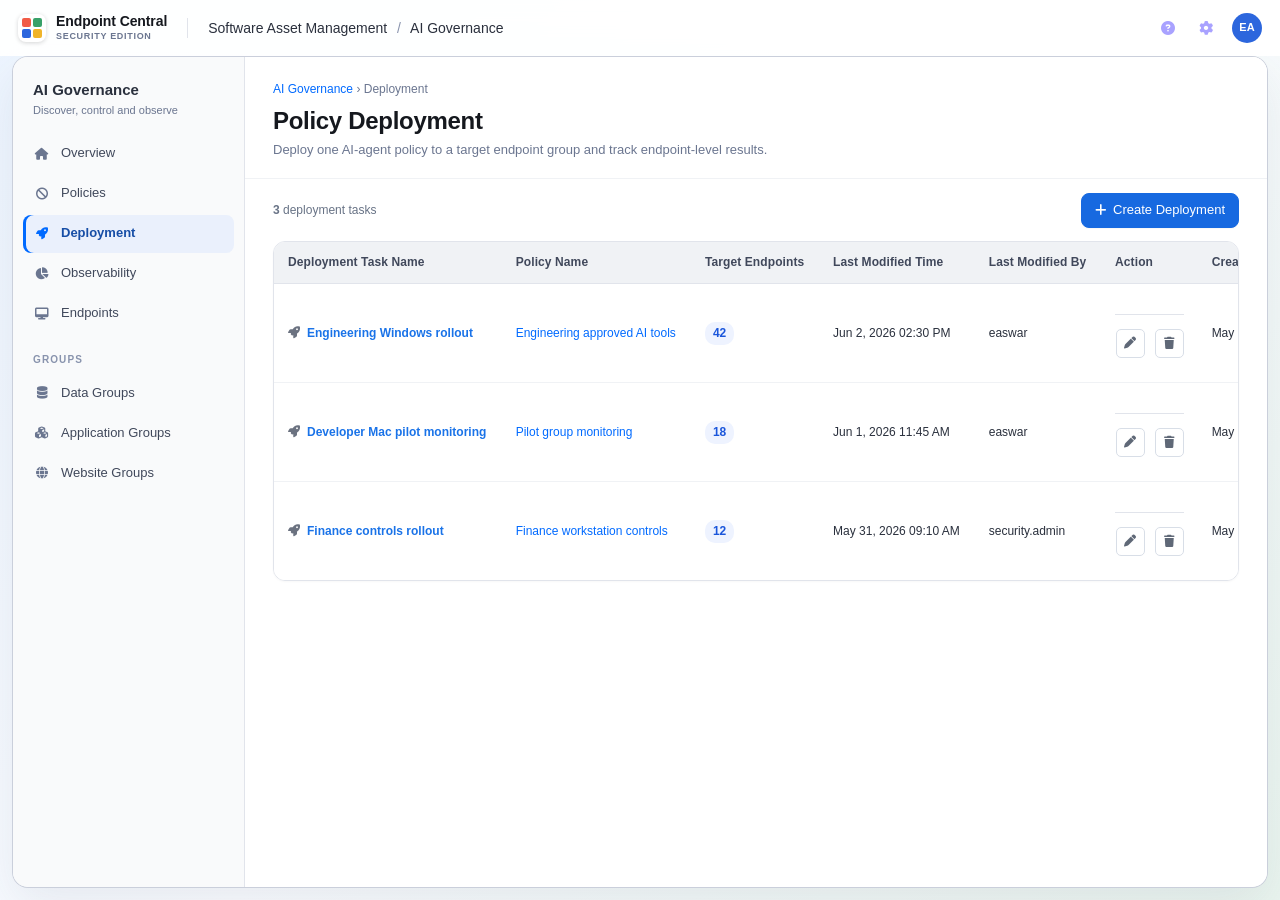
<file: deployment.html>
<!DOCTYPE html>
<html lang="en"><head><meta charset="UTF-8"><meta name="viewport" content="width=device-width,initial-scale=1.0"><title>Policy Deployment — Endpoint Central</title><link rel="stylesheet" href="https://cdnjs.cloudflare.com/ajax/libs/font-awesome/6.5.1/css/all.min.css"><link rel="stylesheet" href="prism-theme.css"><script src="prism-shell.js" defer></script><style>
*{box-sizing:border-box;margin:0;padding:0}body{font-family:Lato,'Segoe UI',Arial,sans-serif;color:#273142;background:#f5f6fa;height:100vh;overflow:hidden}a{text-decoration:none;color:inherit}.top{height:48px;background:#222;color:#fff;display:flex;align-items:center;padding:0 16px;font-weight:600}.top i{color:#a9a2ff;margin-right:9px}.layout{display:flex;height:calc(100vh - 48px)}.side{width:232px;flex:none;background:#101d34;padding:18px 14px;overflow:auto}.label{padding:0 10px 7px;color:#8390aa;font-size:10px;letter-spacing:1.25px;text-transform:uppercase}.label.intel{margin-top:20px}.nav{display:flex;align-items:center;gap:10px;padding:11px 14px;color:#c5ccdb;border-radius:6px;font-size:14px;font-weight:600;margin-bottom:2px}.nav i{width:14px;color:#a9a2ff;font-size:12px;text-align:center}.nav.active,.nav:hover{background:#263a5b;color:#fff}.main{flex:1;overflow:auto}.header{padding:21px 28px 18px;background:#fff;border-bottom:1px solid #e8e8e8}.crumb{font-size:12px;color:#7d8796;margin-bottom:7px}.crumb a{color:#1a73e8}.title{font-size:19px;font-weight:700;color:#202124}.sub{font-size:13px;color:#6b7280;margin-top:3px}.toolbar{padding:12px 28px;background:#fff;border-bottom:1px solid #e5e7eb;display:flex;justify-content:space-between;align-items:center}.total{font-size:12px;color:#687386}.btn{padding:8px 14px;border:1px solid #d8dee7;background:#fff;border-radius:5px;font:13px inherit;cursor:pointer}.btn.primary{background:#1a73e8;color:#fff;border-color:#1a73e8;font-weight:700}.table-wrap{overflow:auto;background:#fff}.table{width:100%;border-collapse:collapse;min-width:1080px}.table th{background:#f8f9fa;padding:11px 14px;text-align:left;font-size:11px;color:#5f6368;border-bottom:1px solid #e5e7eb;white-space:nowrap}.table td{padding:13px 14px;border-bottom:1px solid #f0f0f0;font-size:12px}.table tbody tr{cursor:pointer}.table tbody tr:hover{background:#f5f8ff}.task-link{color:#1a73e8;font-weight:700}.count{display:inline-flex;padding:3px 8px;border-radius:10px;background:#eef3ff;color:#1a56db;font-weight:700}.actions{display:flex;gap:5px}.icon-btn{width:29px;height:29px;border:1px solid #d8dee7;border-radius:5px;background:#fff;color:#5f6877;cursor:pointer}.icon-btn:hover{background:#eef3ff;color:#1a56db}.icon-btn.delete:hover{background:#fff0f0;color:#ba3f4f}.modal{display:none;position:fixed;inset:0;background:rgba(0,0,0,.38);align-items:center;justify-content:center;z-index:20}.modal.open{display:flex}.dialog{width:580px;background:#fff;border-radius:9px;box-shadow:0 18px 44px rgba(0,0,0,.23)}.dialog-head{padding:17px 20px;border-bottom:1px solid #e5e7eb;font-size:15px;font-weight:700;display:flex;justify-content:space-between}.close{border:0;background:none;font-size:17px;cursor:pointer}.dialog-body{padding:20px}.field{margin-bottom:18px}.field label{display:block;font-size:12px;font-weight:700;margin-bottom:7px}.field input,.field select{width:100%;padding:10px 11px;border:1px solid #cfd6e1;border-radius:5px;background:#fff;font:13px inherit}.hint{font-size:12px;color:#6b7280;margin-top:6px}.dialog-foot{padding:14px 20px;border-top:1px solid #e5e7eb;display:flex;justify-content:flex-end;gap:8px}
</style></head><body><header class="top"><i class="fa fa-robot"></i> Endpoint Central</header><div class="layout"><aside class="side"><a class="nav" href="overview.html"><i class="fa fa-house"></i>Overview</a><a class="nav" href="privilege-control.html"><i class="fa fa-ban"></i>Policies</a><a class="nav active" href="deployment.html"><i class="fa fa-rocket"></i>Deployment</a><a class="nav" href="data-access-audit.html"><i class="fa fa-chart-pie"></i>Observability</a><a class="nav" href="endpoints.html"><i class="fa fa-desktop"></i>Endpoints</a><div class="label intel">Groups</div><a class="nav" href="#"><i class="fa fa-database"></i>Data Groups</a><a class="nav" href="#"><i class="fa fa-cubes"></i>Application Groups</a><a class="nav" href="#"><i class="fa fa-globe"></i>Website Groups</a></aside><main class="main"><div class="header"><div class="crumb"><a href="overview.html">AI Governance</a> › Deployment</div><div class="title">Policy Deployment</div><div class="sub">Deploy one AI-agent policy to a target endpoint group and track endpoint-level results.</div></div><div class="toolbar"><span class="total"><strong id="taskCount"></strong> deployment tasks</span><button class="btn primary" onclick="openTask()"><i class="fa fa-plus"></i> Create Deployment</button></div><div class="table-wrap"><table class="table"><thead><tr><th>Deployment Task Name</th><th>Policy Name</th><th>Target Endpoints</th><th>Last Modified Time</th><th>Last Modified By</th><th>Action</th><th>Created Time</th></tr></thead><tbody id="tasks"></tbody></table></div></main></div><script src="endpoint-data.js"></script><script>
let tasks=DEPLOYMENT_TASKS.map(task=>({...task,targetIds:[...task.targetIds]})),editingTaskId=null;
const groupTargets={engineering:ENDPOINTS.slice(0,42).map(endpoint=>endpoint.id),mac:ENDPOINTS.slice(70,88).map(endpoint=>endpoint.id),finance:ENDPOINTS.slice(42,54).map(endpoint=>endpoint.id)};
function policyName(id){return ENDPOINT_POLICY_CATALOG.find(policy=>policy.id===id)?.name||id;}
function render(){document.getElementById('taskCount').textContent=tasks.length;document.getElementById('tasks').innerHTML=tasks.map(task=>`<tr onclick="location.href='deployment-details.html?task=${task.id}'"><td><span class="task-link"><i class="fa fa-rocket" style="margin-right:7px;color:#6b7280"></i>${task.name}</span></td><td><a class="task-link" href="policy-details.html?policy=${task.policyId}&platform=Windows" onclick="event.stopPropagation()">${policyName(task.policyId)}</a></td><td><span class="count">${task.targetIds.length}</span></td><td>${task.lastModified}</td><td>${task.lastModifiedBy}</td><td><div class="actions"><button class="icon-btn" title="Modify" onclick="event.stopPropagation();openTask('${task.id}')"><i class="fa fa-pen"></i></button><button class="icon-btn delete" title="Delete" onclick="event.stopPropagation();deleteTask('${task.id}')"><i class="fa fa-trash"></i></button></div></td><td>${task.created}</td></tr>`).join('');}
function openTask(id=null){location.href=id?`deployment-editor.html?task=${id}`:'deployment-editor.html';}
function closeTask(){document.getElementById('modal').classList.remove('open');editingTaskId=null;}
function saveTask(){const name=document.getElementById('taskName').value.trim()||'New deployment task',policyId=document.getElementById('policy').value,group=document.getElementById('group').value,targetIds=[...groupTargets[group]],targetGroup={engineering:'Engineering Windows',mac:'Developer Macs',finance:'Finance Windows'}[group];if(editingTaskId){const task=tasks.find(item=>item.id===editingTaskId);Object.assign(task,{name,policyId,targetGroup,targetIds,lastModified:'Jun 3, 2026 10:20 AM',lastModifiedBy:'easwar'});}else{tasks.unshift({id:`DEP-${String(tasks.length+1).padStart(3,'0')}`,name,policyId,targetGroup,targetIds,lastModified:'Jun 3, 2026 10:20 AM',lastModifiedBy:'easwar',created:'Jun 3, 2026 10:20 AM'});}closeTask();render();}
function deleteTask(id){const task=tasks.find(item=>item.id===id);if(task&&confirm(`Delete deployment task “${task.name}”?`)){tasks=tasks.filter(item=>item.id!==id);render();}}
render();
</script></body></html>
</file>
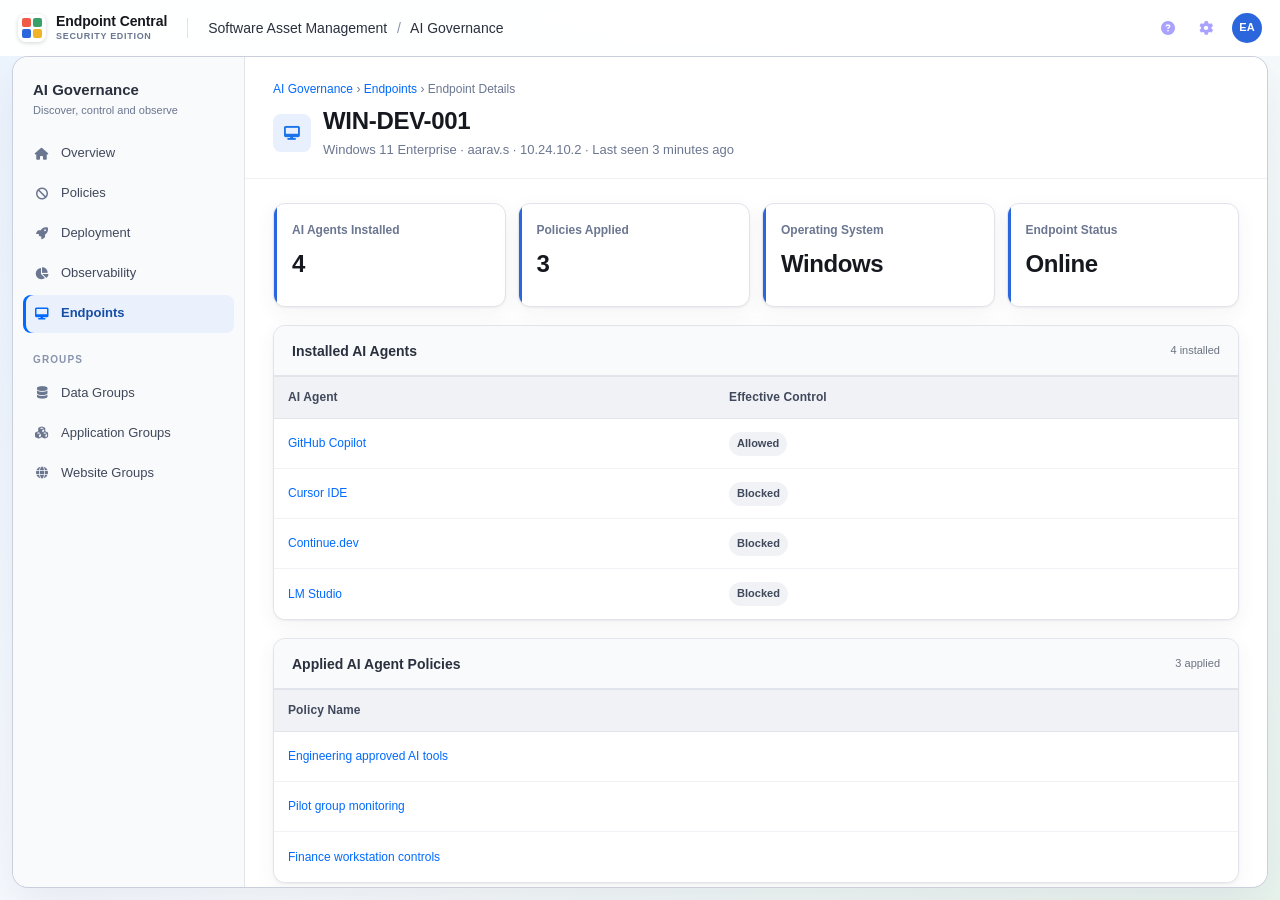
<file: endpoint-details.html>
<!DOCTYPE html>
<html lang="en"><head><meta charset="UTF-8"><meta name="viewport" content="width=device-width,initial-scale=1.0"><title>Endpoint Details — AI Governance</title><link rel="stylesheet" href="https://cdnjs.cloudflare.com/ajax/libs/font-awesome/6.5.1/css/all.min.css"><link rel="stylesheet" href="prism-theme.css"><script src="prism-shell.js" defer></script><style>
*{box-sizing:border-box;margin:0;padding:0}body{font-family:Lato,'Segoe UI',Arial,sans-serif;background:#f5f6fa;color:#273142;height:100vh;overflow:hidden}a{text-decoration:none;color:inherit}.top{height:48px;background:#222;color:#fff;display:flex;align-items:center;padding:0 16px;font-weight:600}.top i{color:#a9a2ff;margin-right:9px}.layout{height:calc(100vh - 48px);display:flex}.side{width:232px;flex:none;background:#101d34;padding:18px 14px;overflow:auto}.nav{display:flex;align-items:center;gap:10px;padding:11px 14px;color:#c5ccdb;border-radius:6px;font-size:14px;font-weight:600;margin-bottom:2px}.nav i{width:14px;color:#a9a2ff;font-size:12px;text-align:center}.nav.active,.nav:hover{background:#263a5b;color:#fff}.label{padding:0 10px 7px;color:#8390aa;font-size:10px;letter-spacing:1.25px;text-transform:uppercase}.label.intel{margin-top:20px}.main{flex:1;overflow:auto}.header{padding:20px 28px 18px;background:#fff;border-bottom:1px solid #e5e7eb}.crumb{font-size:12px;color:#7d8796;margin-bottom:9px}.crumb a{color:#1a73e8}.title-row{display:flex;align-items:center;gap:12px}.endpoint-icon{width:38px;height:38px;display:grid;place-items:center;border-radius:8px;background:#e8f0fe;color:#1a73e8}.title{font-size:20px;font-weight:700;color:#202124}.sub{font-size:12px;color:#6b7280;margin-top:3px}.content{padding:22px 28px;max-width:1250px}.summary{display:grid;grid-template-columns:repeat(4,minmax(150px,1fr));gap:12px;margin-bottom:18px}.summary-card{background:#fff;border:1px solid #e5e7eb;border-radius:7px;padding:14px}.summary-label{font-size:11px;color:#6b7280}.summary-value{font-size:18px;font-weight:700;margin-top:5px;color:#202124}.card{background:#fff;border:1px solid #e5e7eb;border-radius:8px;margin-bottom:18px;overflow:hidden}.card-head{padding:14px 16px;border-bottom:1px solid #e5e7eb;display:flex;justify-content:space-between;align-items:center;font-size:14px;font-weight:700}.card-head small{font-size:11px;color:#6b7280;font-weight:400}.table-wrap{overflow:auto}table{width:100%;border-collapse:collapse;min-width:720px}th{padding:10px 14px;background:#f8f9fa;border-bottom:1px solid #e5e7eb;color:#5f6368;font-size:11px;text-align:left}td{padding:12px 14px;border-bottom:1px solid #edf0f4;font-size:12px}tr:last-child td{border-bottom:0}.linked{color:#1a73e8;font-weight:700}.tag{display:inline-flex;padding:3px 7px;border-radius:9px;background:#eef3ff;color:#1a56db;font-size:10px;font-weight:700}.tag.strict{background:#fff0f0;color:#ba3f4f}.tag.audit{background:#fff7e8;color:#9a6500}.empty{padding:24px;text-align:center;color:#8b95a5}.merge-banner{padding:13px 16px;background:#f5f8ff;border-bottom:1px solid #dde7fa;color:#516074;font-size:12px;line-height:1.5}.merge-banner strong{color:#1a56db}.merged-grid{display:grid;grid-template-columns:repeat(3,minmax(0,1fr));gap:0}.merged-item{padding:15px 16px;border-right:1px solid #edf0f4;border-bottom:1px solid #edf0f4;min-height:88px}.merged-item:nth-child(3n){border-right:0}.merged-label{font-size:10px;text-transform:uppercase;letter-spacing:.5px;color:#7b8494;font-weight:700;margin-bottom:7px}.merged-value{font-size:12px;font-weight:700;line-height:1.5}.list{font-weight:400;color:#4b5563}.blocked{color:#ba3f4f}.allowed{color:#267044}@media(max-width:900px){.summary,.merged-grid{grid-template-columns:repeat(2,1fr)}.merged-item:nth-child(3n){border-right:1px solid #edf0f4}.merged-item:nth-child(2n){border-right:0}}@media(max-width:680px){.side{width:205px}.summary,.merged-grid{grid-template-columns:1fr}.merged-item{border-right:0!important}}
</style></head><body><header class="top"><i class="fa fa-robot"></i> Endpoint Central</header><div class="layout"><aside class="side"><a class="nav" href="overview.html"><i class="fa fa-house"></i>Overview</a><a class="nav" href="ai-discovery.html"><i class="fa fa-circle"></i>Discovery</a><a class="nav" href="privilege-control.html"><i class="fa fa-ban"></i>Policies</a><a class="nav" href="deployment.html"><i class="fa fa-rocket"></i>Deployment</a><a class="nav" href="data-access-audit.html"><i class="fa fa-chart-pie"></i>Observability</a><a class="nav active" href="endpoints.html"><i class="fa fa-desktop"></i>Endpoints</a><div class="label intel">Groups</div><a class="nav" href="#"><i class="fa fa-database"></i>Data Groups</a><a class="nav" href="#"><i class="fa fa-cubes"></i>Application Groups</a><a class="nav" href="#"><i class="fa fa-globe"></i>Website Groups</a></aside><main class="main"><div class="header"><div class="crumb"><a href="overview.html">AI Governance</a> › <a href="endpoints.html">Endpoints</a> › Endpoint Details</div><div class="title-row"><span class="endpoint-icon"><i class="fa fa-desktop"></i></span><div><div class="title" id="endpointName"></div><div class="sub" id="endpointMeta"></div></div></div></div><div class="content"><section class="summary"><div class="summary-card"><div class="summary-label">AI Agents Installed</div><div class="summary-value" id="agentCount"></div></div><div class="summary-card"><div class="summary-label">Policies Applied</div><div class="summary-value" id="policyCount"></div></div><div class="summary-card"><div class="summary-label">Operating System</div><div class="summary-value" id="platform"></div></div><div class="summary-card"><div class="summary-label">Endpoint Status</div><div class="summary-value" id="status"></div></div></section><section class="card"><div class="card-head"><span>Installed AI Agents</span><small id="agentTotal"></small></div><div class="table-wrap"><table><thead><tr><th>AI Agent</th><th>Effective Control</th></tr></thead><tbody id="agentRows"></tbody></table></div></section><section class="card"><div class="card-head"><span>Applied AI Agent Policies</span><small id="policyTotal"></small></div><div class="table-wrap"><table><thead><tr><th>Policy Name</th></tr></thead><tbody id="policyRows"></tbody></table></div></section><section class="card"><div class="card-head"><span>Merged Effective Policy</span><small>Final controls on this endpoint</small></div><div class="merge-banner">Final controls calculated from all successfully applied AI-agent policies. <strong>More restrictive settings take precedence.</strong></div><div class="merged-grid" id="mergedPolicy"></div></section></div></main></div><script src="endpoint-data.js"></script><script>
const endpointId=new URLSearchParams(location.search).get('endpoint')||'EP-001';
const endpoint=ENDPOINTS.find(item=>item.id===endpointId)||ENDPOINTS[0];
const unique=items=>[...new Set(items)];
function intersection(lists){const populated=lists.filter(list=>list.length);if(!populated.length)return[];return populated.reduce((common,list)=>common.filter(item=>list.includes(item)));}
function platformQuery(){return endpoint.platform==='Mac'?'Mac':endpoint.platform==='Linux'?'Linux':'Windows';}
function mergePolicies(items){if(!items.length)return null;return {agentMode:items.some(policy=>policy.agentMode==='Strict')?'Strict':'Audit',allow:intersection(items.map(policy=>policy.allow)),block:unique(items.flatMap(policy=>policy.block)),autoUninstall:items.some(policy=>policy.autoUninstall),folders:intersection(items.map(policy=>policy.folders)),websiteGroups:intersection(items.map(policy=>policy.websiteGroups)),applicationGroups:intersection(items.map(policy=>policy.applicationGroups)),promptCollection:items.some(policy=>policy.promptCollection),dlpMode:items.some(policy=>policy.dlpMode==='Strict')?'Strict':'Audit',classifiers:unique(items.flatMap(policy=>policy.classifiers))};}
const merged=mergePolicies(endpoint.policies);
function effectiveAgentStatus(agent){if(!merged)return'Unmanaged';if(merged.block.includes(agent.name))return'Blocked';if(merged.agentMode==='Strict')return merged.allow.includes(agent.name)?'Allowed':'Blocked';return'Allowed';}
function displayList(items,empty='None'){return items.length?items.join(', '):empty;}
document.title=`${endpoint.name} — Endpoint Details`;
document.getElementById('endpointName').textContent=endpoint.name;document.getElementById('endpointMeta').textContent=`${endpoint.os} · ${endpoint.user} · ${endpoint.ip} · Last seen ${endpoint.lastSeen}`;document.getElementById('agentCount').textContent=endpoint.agents.length;document.getElementById('policyCount').textContent=endpoint.policies.length;document.getElementById('platform').textContent=endpoint.platform;document.getElementById('status').textContent=endpoint.status;document.getElementById('agentTotal').textContent=`${endpoint.agents.length} installed`;document.getElementById('policyTotal').textContent=`${endpoint.policies.length} applied`;
document.getElementById('agentRows').innerHTML=endpoint.agents.length?endpoint.agents.map(agent=>{const status=effectiveAgentStatus(agent);return `<tr><td><a class="linked" href="agent-details.html?agent=${agent.id}">${agent.name}</a></td><td><span class="tag ${status==='Blocked'?'strict':''}">${status}</span></td></tr>`;}).join(''):'<tr><td class="empty" colspan="2">No AI agents are installed on this endpoint.</td></tr>';
document.getElementById('policyRows').innerHTML=endpoint.policies.length?endpoint.policies.map(policy=>`<tr><td><a class="linked" href="policy-details.html?policy=${policy.id}&platform=${platformQuery()}">${policy.name}</a></td></tr>`).join(''):'<tr><td class="empty" colspan="1">No AI-agent policies are applied to this endpoint.</td></tr>';
document.getElementById('mergedPolicy').innerHTML=merged?`<div class="merged-item"><div class="merged-label">Agent enforcement</div><div class="merged-value ${merged.agentMode==='Strict'?'blocked':''}">${merged.agentMode} mode</div></div><div class="merged-item"><div class="merged-label">Effective Allow List</div><div class="merged-value list">${displayList(merged.allow,'No agents explicitly allowed')}</div></div><div class="merged-item"><div class="merged-label">Effective Block List</div><div class="merged-value list blocked">${displayList(merged.block)}</div></div><div class="merged-item"><div class="merged-label">Auto uninstallation</div><div class="merged-value">${merged.autoUninstall?'Enabled':'Disabled'}</div></div><div class="merged-item"><div class="merged-label">Accessible folders</div><div class="merged-value list">${displayList(merged.folders,'No common folder access')}</div></div><div class="merged-item"><div class="merged-label">Website Groups</div><div class="merged-value list">${displayList(merged.websiteGroups,'No website groups permitted')}</div></div><div class="merged-item"><div class="merged-label">Application Groups</div><div class="merged-value list">${displayList(merged.applicationGroups,'No child-process groups permitted')}</div></div><div class="merged-item"><div class="merged-label">Prompt data collection</div><div class="merged-value">${merged.promptCollection?'Enabled':'Disabled'}</div></div><div class="merged-item"><div class="merged-label">DLP mode and Data Groups</div><div class="merged-value ${merged.dlpMode==='Strict'?'blocked':''}">${merged.dlpMode} mode</div><div class="merged-value list">${displayList(merged.classifiers)}</div></div>`:'<div class="empty" style="grid-column:1/-1">No merged policy is available because this endpoint has no applied AI agent policies.</div>';
document.querySelector('.side .nav[href="ai-discovery.html"]')?.remove();
</script></body></html>
</file>
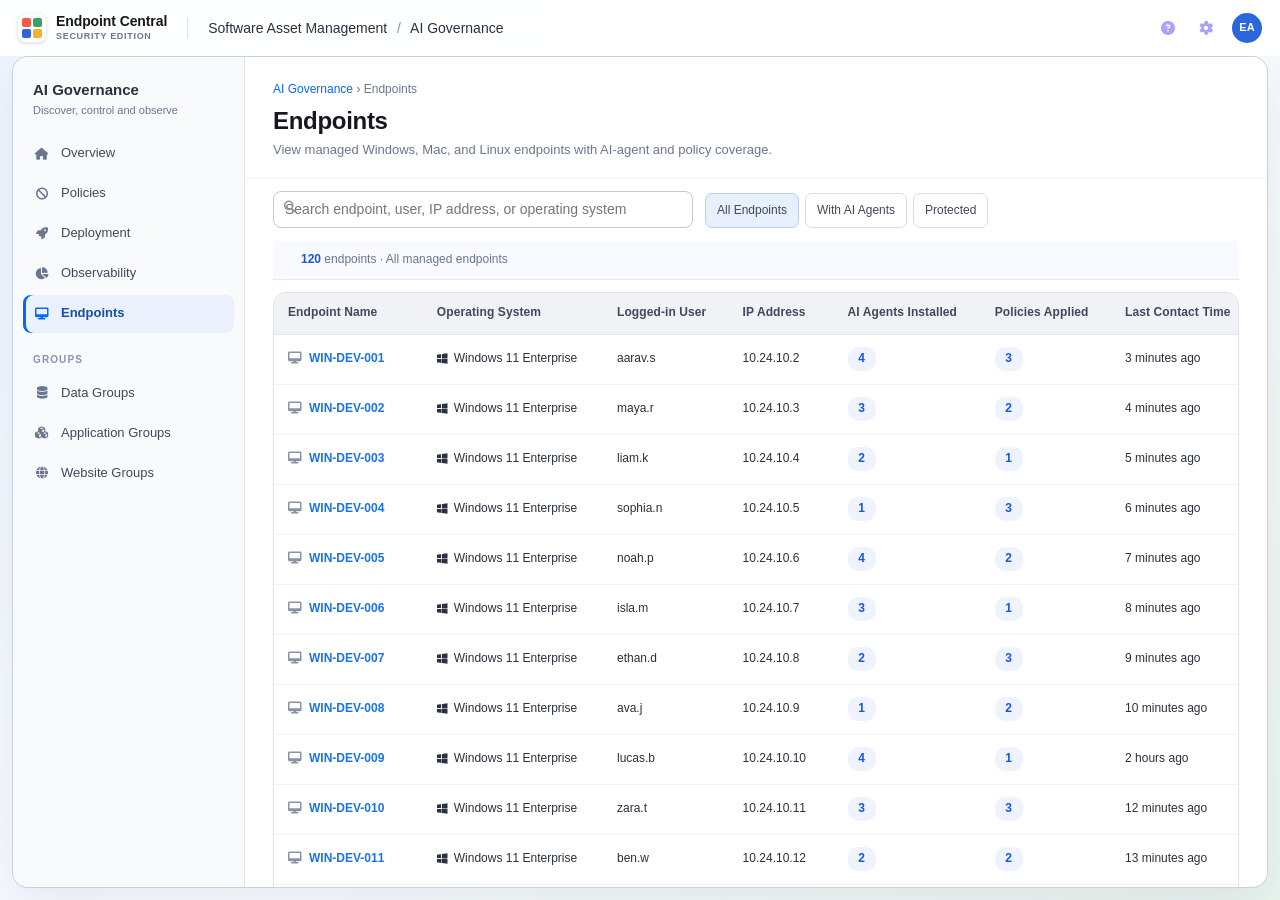
<file: endpoints.html>
<!DOCTYPE html>
<html lang="en"><head><meta charset="UTF-8"><meta name="viewport" content="width=device-width,initial-scale=1.0"><title>Endpoints — AI Governance</title><link rel="stylesheet" href="https://cdnjs.cloudflare.com/ajax/libs/font-awesome/6.5.1/css/all.min.css"><link rel="stylesheet" href="prism-theme.css"><script src="prism-shell.js" defer></script><style>
*{box-sizing:border-box;margin:0;padding:0}body{font-family:Lato,'Segoe UI',Arial,sans-serif;background:#f5f6fa;color:#273142;height:100vh;overflow:hidden}a{text-decoration:none;color:inherit}.top{height:48px;background:#222;color:#fff;display:flex;align-items:center;padding:0 16px;font-weight:600}.top i{color:#a9a2ff;margin-right:9px}.layout{height:calc(100vh - 48px);display:flex}.side{width:232px;flex:none;background:#101d34;padding:18px 14px;overflow:auto}.nav{display:flex;align-items:center;gap:10px;padding:11px 14px;color:#c5ccdb;border-radius:6px;font-size:14px;font-weight:600;margin-bottom:2px}.nav i{width:14px;color:#a9a2ff;font-size:12px;text-align:center}.nav.active,.nav:hover{background:#263a5b;color:#fff}.label{padding:0 10px 7px;color:#8390aa;font-size:10px;letter-spacing:1.25px;text-transform:uppercase}.label.intel{margin-top:20px}.main{flex:1;overflow:auto}.header{padding:22px 28px 18px;background:#fff;border-bottom:1px solid #e5e7eb}.crumb{font-size:12px;color:#7d8796;margin-bottom:7px}.crumb a{color:#1a73e8}.title{font-size:20px;font-weight:700;color:#202124}.sub{font-size:13px;color:#6b7280;margin-top:4px}.toolbar{display:flex;align-items:center;gap:10px;padding:14px 28px;background:#fff;border-bottom:1px solid #e5e7eb;flex-wrap:wrap}.search{position:relative;min-width:260px;flex:1;max-width:420px}.search i{position:absolute;left:11px;top:10px;color:#8b95a5;font-size:12px}.search input{width:100%;padding:9px 11px 9px 31px;border:1px solid #d8dee7;border-radius:5px;font:12px inherit}.filter-links{display:flex;gap:6px}.filter-link{padding:8px 11px;border:1px solid #d8dee7;border-radius:5px;background:#fff;color:#5f6368;font-size:12px;font-weight:600}.filter-link.active{background:#e8f0fe;border-color:#b8cdf7;color:#1a56db}.filter-summary{padding:10px 28px;background:#f8faff;border-bottom:1px solid #e2e8f5;color:#5f6877;font-size:12px}.filter-summary strong{color:#1a56db}.table-wrap{background:#fff;overflow:auto}table{width:100%;border-collapse:collapse;min-width:980px}th{padding:11px 14px;background:#f8f9fa;border-bottom:1px solid #e5e7eb;color:#5f6368;font-size:11px;text-align:left;white-space:nowrap}td{padding:13px 14px;border-bottom:1px solid #edf0f4;font-size:12px}tbody tr{cursor:pointer}tbody tr:hover{background:#f5f8ff}.endpoint-name{color:#1a73e8;font-weight:700}.endpoint-name i{color:#8993a4;margin-right:7px}.number{display:inline-flex;min-width:28px;justify-content:center;padding:3px 7px;border-radius:10px;background:#eef3ff;color:#1a56db;font-weight:700}.number.zero{background:#f2f3f5;color:#8993a4}.os{display:inline-flex;align-items:center;gap:6px}.status{display:inline-flex;align-items:center;gap:5px;font-weight:600;color:#26834a}.status.attention{color:#b45309}.empty{padding:50px;text-align:center;color:#8b95a5}@media(max-width:780px){.side{width:205px}.toolbar{align-items:stretch}.search{max-width:none}.filter-links{width:100%;overflow:auto}}
</style></head><body><header class="top"><i class="fa fa-robot"></i> Endpoint Central</header><div class="layout"><aside class="side"><a class="nav" href="overview.html"><i class="fa fa-house"></i>Overview</a><a class="nav" href="ai-discovery.html"><i class="fa fa-circle"></i>Discovery</a><a class="nav" href="privilege-control.html"><i class="fa fa-ban"></i>Policies</a><a class="nav" href="deployment.html"><i class="fa fa-rocket"></i>Deployment</a><a class="nav" href="data-access-audit.html"><i class="fa fa-chart-pie"></i>Observability</a><a class="nav active" href="endpoints.html"><i class="fa fa-desktop"></i>Endpoints</a><div class="label intel">Groups</div><a class="nav" href="#"><i class="fa fa-database"></i>Data Groups</a><a class="nav" href="#"><i class="fa fa-cubes"></i>Application Groups</a><a class="nav" href="#"><i class="fa fa-globe"></i>Website Groups</a></aside><main class="main"><div class="header"><div class="crumb"><a href="overview.html">AI Governance</a> › Endpoints</div><div class="title">Endpoints</div><div class="sub">View managed Windows, Mac, and Linux endpoints with AI-agent and policy coverage.</div></div><div class="toolbar"><div class="search"><i class="fa fa-search"></i><input id="search" placeholder="Search endpoint, user, IP address, or operating system" oninput="renderEndpoints()"></div><div class="filter-links"><a class="filter-link" data-filter="all" href="endpoints.html?filter=all">All Endpoints</a><a class="filter-link" data-filter="ai" href="endpoints.html?filter=ai">With AI Agents</a><a class="filter-link" data-filter="protected" href="endpoints.html?filter=protected">Protected</a></div></div><div class="filter-summary" id="filterSummary"></div><div class="table-wrap"><table><thead><tr><th>Endpoint Name</th><th>Operating System</th><th>Logged-in User</th><th>IP Address</th><th>AI Agents Installed</th><th>Policies Applied</th><th>Last Contact Time</th></tr></thead><tbody id="endpointRows"></tbody></table></div></main></div><script src="endpoint-data.js"></script><script>
const requestedFilter=new URLSearchParams(location.search).get('filter')||'all';
const activeFilter=['all','ai','protected'].includes(requestedFilter)?requestedFilter:'all';
const filterLabels={all:'All managed endpoints',ai:'Endpoints with one or more AI agents',protected:'Endpoints with one or more AI agent policies'};
document.querySelector(`[data-filter="${activeFilter}"]`).classList.add('active');
function osIcon(platform){return platform==='Windows'?'fa-windows':platform==='Mac'?'fa-apple':'fa-linux';}
function renderEndpoints(){const term=document.getElementById('search').value.trim().toLowerCase();const filtered=ENDPOINTS.filter(endpoint=>(activeFilter==='ai'?endpoint.agents.length>0:activeFilter==='protected'?endpoint.policies.length>0:true)&&[endpoint.name,endpoint.os,endpoint.user,endpoint.ip].some(value=>value.toLowerCase().includes(term)));document.getElementById('filterSummary').innerHTML=`<strong>${filtered.length}</strong> endpoints · ${filterLabels[activeFilter]}`;document.getElementById('endpointRows').innerHTML=filtered.length?filtered.map(endpoint=>`<tr onclick="location.href='endpoint-details.html?endpoint=${endpoint.id}'"><td class="endpoint-name"><i class="fa fa-desktop"></i>${endpoint.name}</td><td><span class="os"><i class="fa-brands ${osIcon(endpoint.platform)}"></i>${endpoint.os}</span></td><td>${endpoint.user}</td><td>${endpoint.ip}</td><td><span class="number ${endpoint.agents.length?'':'zero'}">${endpoint.agents.length}</span></td><td><span class="number ${endpoint.policies.length?'':'zero'}">${endpoint.policies.length}</span></td><td>${endpoint.lastSeen}</td></tr>`).join(''):'<tr><td class="empty" colspan="7">No endpoints match the current search or filter.</td></tr>';}
renderEndpoints();
document.querySelector('.side .nav[href="ai-discovery.html"]')?.remove();
</script></body></html>
</file>
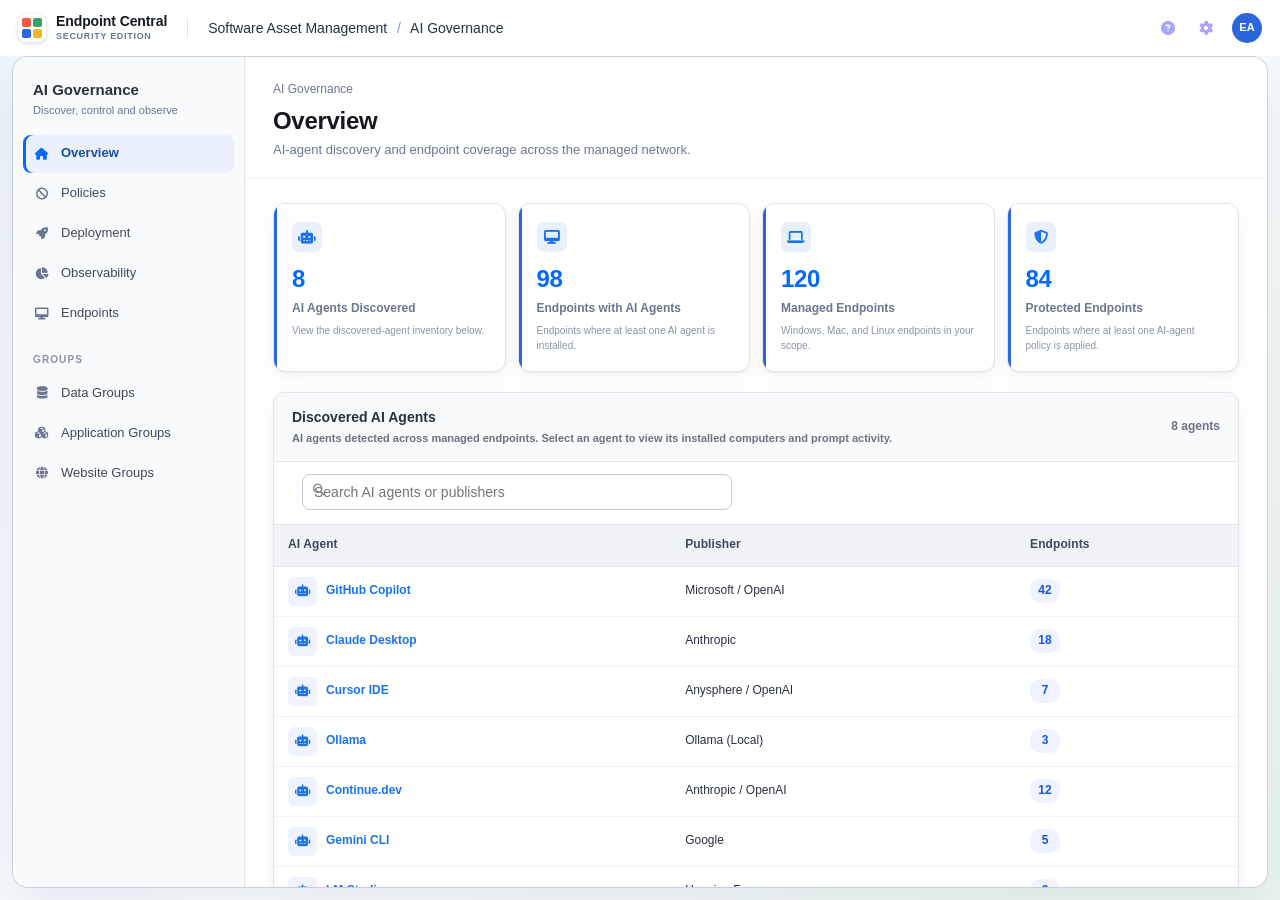
<file: overview.html>
<!DOCTYPE html>
<html lang="en">
<head>
  <meta charset="UTF-8">
  <meta name="viewport" content="width=device-width,initial-scale=1.0">
  <title>AI Governance Overview — Endpoint Central</title>
  <link rel="stylesheet" href="https://cdnjs.cloudflare.com/ajax/libs/font-awesome/6.5.1/css/all.min.css">
  <style>
    *{box-sizing:border-box;margin:0;padding:0}body{font-family:Lato,'Segoe UI',Arial,sans-serif;background:#f5f6fa;color:#273142;height:100vh;overflow:hidden}a{text-decoration:none;color:inherit}.top{height:48px;background:#222;color:#fff;display:flex;align-items:center;padding:0 16px;font-weight:600}.top i{color:#a9a2ff;margin-right:9px}.layout{height:calc(100vh - 48px);display:flex}.side{width:232px;flex:none;background:#101d34;padding:18px 14px;overflow:auto}.nav{display:flex;align-items:center;gap:10px;padding:11px 14px;color:#c5ccdb;border-radius:6px;font-size:14px;font-weight:600;margin-bottom:2px}.nav i{width:14px;color:#a9a2ff;font-size:12px;text-align:center}.nav.active,.nav:hover{background:#263a5b;color:#fff}.label{padding:0 10px 7px;color:#8390aa;font-size:10px;letter-spacing:1.25px;text-transform:uppercase}.label.intel{margin-top:20px}.main{flex:1;overflow:auto}.header{padding:22px 28px 18px;background:#fff;border-bottom:1px solid #e5e7eb}.crumb{font-size:12px;color:#7d8796;margin-bottom:7px}.title{font-size:20px;font-weight:700;color:#202124}.sub{font-size:13px;color:#6b7280;margin-top:4px}.content{padding:22px 28px;max-width:1320px}.metrics{display:grid;grid-template-columns:repeat(4,minmax(150px,1fr));gap:14px;margin-bottom:20px}.metric{background:#fff;border:1px solid #e5e7eb;border-radius:8px;padding:16px}.metric-icon{width:30px;height:30px;display:grid;place-items:center;border-radius:7px;background:#e8f0fe;color:#1a73e8;margin-bottom:10px}.metric-value{font-size:23px;font-weight:700}.metric-value a{color:#1a73e8}.metric-value a:hover{text-decoration:underline}.metric-label{font-size:12px;color:#6b7280;margin-top:3px}.metric-hint{font-size:10px;color:#8b95a5;margin-top:7px}.card{background:#fff;border:1px solid #e5e7eb;border-radius:8px;overflow:hidden}.card-head{padding:14px 16px;border-bottom:1px solid #e5e7eb;display:flex;align-items:center;justify-content:space-between;gap:14px}.card-title{font-size:14px;font-weight:700}.card-sub{font-size:11px;color:#6b7280;margin-top:3px}.agent-count{font-size:12px;color:#687386}.toolbar{display:flex;align-items:center;gap:9px;padding:11px 16px;border-bottom:1px solid #e5e7eb;background:#fcfcfd}.search{position:relative;min-width:280px;max-width:430px;flex:1}.search i{position:absolute;left:11px;top:10px;color:#8b95a5;font-size:12px}.search input{width:100%;padding:9px 11px 9px 31px;border:1px solid #d8dee7;border-radius:5px;font:12px inherit}.toolbar select{padding:9px 30px 9px 10px;border:1px solid #d8dee7;border-radius:5px;background:#fff;font:12px inherit;color:#4b5563}.table-wrap{overflow:auto}table{width:100%;border-collapse:collapse;min-width:900px}th{background:#f8f9fa;padding:11px 14px;border-bottom:1px solid #e5e7eb;text-align:left;color:#5f6368;font-size:11px;white-space:nowrap}td{padding:13px 14px;border-bottom:1px solid #edf0f4;font-size:12px}tbody tr{cursor:pointer}tbody tr:hover{background:#f5f8ff}.agent-name{display:flex;align-items:center;gap:9px;color:#1a73e8;font-weight:700}.agent-icon{width:29px;height:29px;display:grid;place-items:center;border-radius:6px;background:#eef3ff;color:#1a73e8}.number{display:inline-flex;min-width:30px;justify-content:center;padding:3px 7px;border-radius:10px;background:#eef3ff;color:#1a56db;font-weight:700}.source{display:inline-flex;align-items:center;gap:5px;color:#5f6877}.status{display:inline-flex;padding:4px 8px;border-radius:10px;font-size:10px;font-weight:700}.status.approved{background:#edf8f1;color:#267044}.status.unreviewed{background:#fff7e8;color:#9a6500}.status.unauthorized{background:#fff0f0;color:#ba3f4f}.empty{padding:45px;text-align:center;color:#8b95a5}@media(max-width:850px){.metrics{grid-template-columns:repeat(2,1fr)}}@media(max-width:620px){.metrics{grid-template-columns:1fr}.toolbar{align-items:stretch;flex-direction:column}.search{max-width:none;min-width:0}.side{width:205px}}
  </style>
  <link rel="stylesheet" href="prism-theme.css">
  <script src="prism-shell.js" defer></script>
</head>
<body>
  <header class="top"><i class="fa fa-robot"></i> Endpoint Central</header>
  <div class="layout">
    <aside class="side">
      <a class="nav active" href="overview.html"><i class="fa fa-house"></i>Overview</a>
      <a class="nav" href="privilege-control.html"><i class="fa fa-ban"></i>Policies</a>
      <a class="nav" href="deployment.html"><i class="fa fa-rocket"></i>Deployment</a>
      <a class="nav" href="data-access-audit.html"><i class="fa fa-chart-pie"></i>Observability</a>
      <a class="nav" href="endpoints.html"><i class="fa fa-desktop"></i>Endpoints</a>
      <div class="label intel">Groups</div>
      <a class="nav" href="#"><i class="fa fa-database"></i>Data Groups</a>
      <a class="nav" href="#"><i class="fa fa-cubes"></i>Application Groups</a>
      <a class="nav" href="#"><i class="fa fa-globe"></i>Website Groups</a>
    </aside>
    <main class="main">
      <div class="header"><div class="crumb">AI Governance</div><div class="title">Overview</div><div class="sub">AI-agent discovery and endpoint coverage across the managed network.</div></div>
      <div class="content">
        <section class="metrics">
          <div class="metric"><div class="metric-icon"><i class="fa fa-robot"></i></div><div class="metric-value"><a href="#discoveredAgents">8</a></div><div class="metric-label">AI Agents Discovered</div><div class="metric-hint">View the discovered-agent inventory below.</div></div>
          <div class="metric"><div class="metric-icon"><i class="fa fa-desktop"></i></div><div class="metric-value"><a href="endpoints.html?filter=ai">98</a></div><div class="metric-label">Endpoints with AI Agents</div><div class="metric-hint">Endpoints where at least one AI agent is installed.</div></div>
          <div class="metric"><div class="metric-icon"><i class="fa fa-laptop"></i></div><div class="metric-value"><a href="endpoints.html?filter=all">120</a></div><div class="metric-label">Managed Endpoints</div><div class="metric-hint">Windows, Mac, and Linux endpoints in your scope.</div></div>
          <div class="metric"><div class="metric-icon"><i class="fa fa-shield-halved"></i></div><div class="metric-value"><a href="endpoints.html?filter=protected">84</a></div><div class="metric-label">Protected Endpoints</div><div class="metric-hint">Endpoints where at least one AI-agent policy is applied.</div></div>
        </section>
        <section class="card" id="discoveredAgents">
          <div class="card-head"><div><div class="card-title">Discovered AI Agents</div><div class="card-sub">AI agents detected across managed endpoints. Select an agent to view its installed computers and prompt activity.</div></div><span class="agent-count"><strong id="visibleCount">8</strong> agents</span></div>
          <div class="toolbar"><div class="search"><i class="fa fa-search"></i><input id="agentSearch" placeholder="Search AI agents or publishers" oninput="renderAgents()"></div></div>
          <div class="table-wrap"><table><thead><tr><th>AI Agent</th><th>Publisher</th><th>Endpoints</th></tr></thead><tbody id="agentRows"></tbody></table></div>
        </section>
      </div>
    </main>
  </div>
  <script>
    const discoveredAgents=[
      {id:'AI-001',name:'GitHub Copilot',publisher:'Microsoft / OpenAI',endpoints:42},
      {id:'AI-002',name:'Claude Desktop',publisher:'Anthropic',endpoints:18},
      {id:'AI-003',name:'Cursor IDE',publisher:'Anysphere / OpenAI',endpoints:7},
      {id:'AI-004',name:'Ollama',publisher:'Ollama (Local)',endpoints:3},
      {id:'AI-005',name:'Continue.dev',publisher:'Anthropic / OpenAI',endpoints:12},
      {id:'AI-006',name:'Gemini CLI',publisher:'Google',endpoints:5},
      {id:'AI-007',name:'LM Studio',publisher:'Hugging Face',endpoints:2},
      {id:'AI-008',name:'Codeium',publisher:'Codeium',endpoints:9}
    ];
    function renderAgents(){const query=document.getElementById('agentSearch').value.trim().toLowerCase(),agents=discoveredAgents.filter(agent=>`${agent.name} ${agent.publisher}`.toLowerCase().includes(query));document.getElementById('visibleCount').textContent=agents.length;document.getElementById('agentRows').innerHTML=agents.length?agents.map(agent=>`<tr onclick="location.href='agent-details.html?agent=${agent.id}'"><td><span class="agent-name"><span class="agent-icon"><i class="fa fa-robot"></i></span>${agent.name}</span></td><td>${agent.publisher}</td><td><span class="number">${agent.endpoints}</span></td></tr>`).join(''):'<tr><td class="empty" colspan="3">No AI agents match the current search.</td></tr>';}
    renderAgents();
  </script>
</body>
</html>
</file>
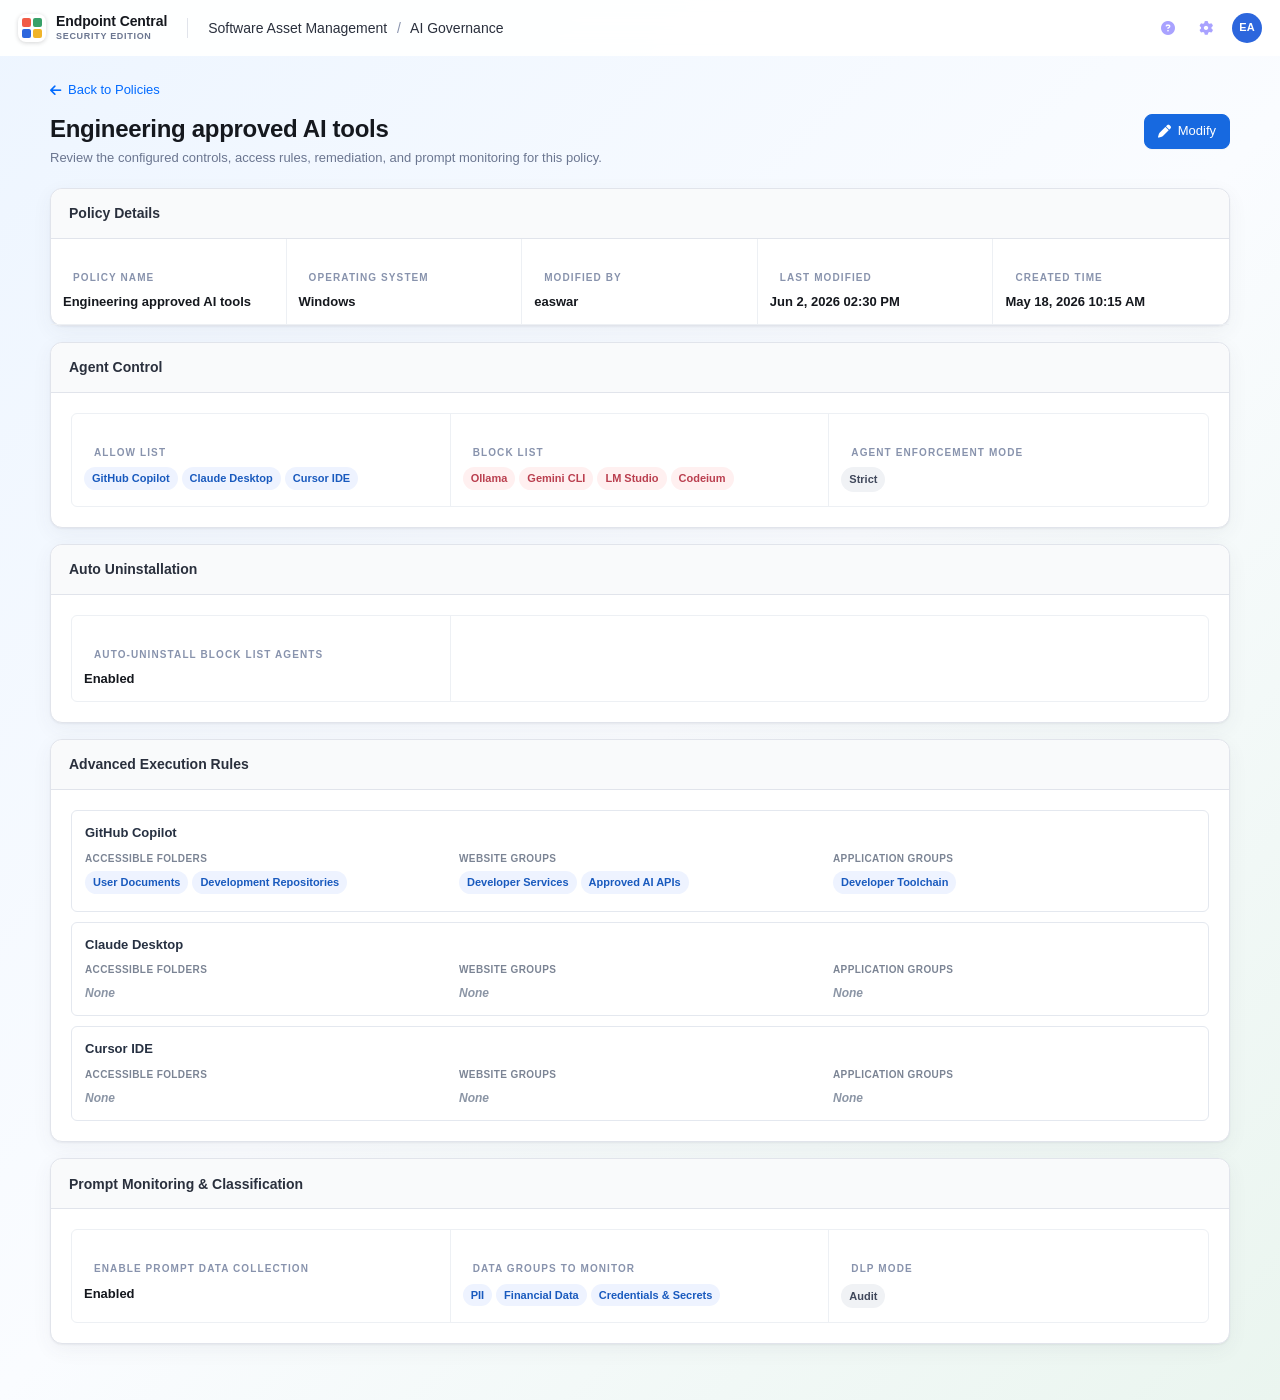
<file: policy-details.html>
<!DOCTYPE html>
<html lang="en">
<head>
  <meta charset="UTF-8">
  <meta name="viewport" content="width=device-width,initial-scale=1.0">
  <title>AI Agent Policy Details — Endpoint Central</title>
  <link rel="stylesheet" href="https://cdnjs.cloudflare.com/ajax/libs/font-awesome/6.5.1/css/all.min.css">
  <link rel="stylesheet" href="prism-theme.css">
  <script src="prism-shell.js" defer></script>
  <style>
    *{box-sizing:border-box;margin:0;padding:0}body{font-family:Lato,'Segoe UI',Arial,sans-serif;background:#f5f6fa;color:#273142;min-height:100vh}a{text-decoration:none;color:inherit}.top{height:48px;background:#222;color:#fff;display:flex;align-items:center;padding:0 16px;font-weight:600}.top i{color:#a9a2ff;margin-right:9px}.page{max-width:1180px;margin:auto;padding:24px 28px 38px}.back{display:inline-flex;gap:7px;align-items:center;color:#1a73e8;font-size:13px;font-weight:600;margin-bottom:16px}.head{display:flex;justify-content:space-between;align-items:flex-start;gap:18px;margin-bottom:20px}.title{font-size:22px;color:#202124}.subtitle{font-size:13px;color:#6b7280;margin-top:5px}.btn{border:1px solid #d5dbe5;background:#fff;color:#394150;border-radius:5px;padding:9px 13px;font:600 13px inherit;cursor:pointer}.btn.primary{background:#1a73e8;color:#fff;border-color:#1a73e8}.card{background:#fff;border:1px solid #e0e5ed;border-radius:8px;margin-bottom:16px;overflow:hidden}.card h2{padding:14px 17px;border-bottom:1px solid #e5e7eb;font-size:14px}.card-body{padding:16px 17px}.identity{display:grid;grid-template-columns:repeat(5,minmax(0,1fr));gap:0}.identity-item,.field{padding:12px;border-right:1px solid #edf0f4;border-bottom:1px solid #edf0f4;min-height:70px}.identity-item:nth-child(5n){border-right:0}.label{font-size:10px;font-weight:700;text-transform:uppercase;letter-spacing:.45px;color:#7b8494;margin-bottom:7px}.value{font-size:13px;font-weight:600;line-height:1.5;overflow-wrap:anywhere}.section-grid{display:grid;grid-template-columns:repeat(3,minmax(0,1fr));border:1px solid #edf0f4;border-radius:6px;overflow:hidden}.field:nth-child(3n){border-right:0}.field:nth-last-child(-n+3){border-bottom:0}.chip{display:inline-flex;align-items:center;background:#eef3ff;color:#195abe;border-radius:12px;padding:3px 8px;margin:0 4px 4px 0;font-size:11px;font-weight:700}.chip.block{background:#fff0f0;color:#ba3f4f}.tag{display:inline-flex;padding:3px 8px;border-radius:10px;font-size:11px;font-weight:700}.tag.strict{background:#fff0f0;color:#ba3f4f}.tag.audit{background:#fff7e8;color:#9a6500}.empty{font-size:12px;color:#8b95a5;font-style:italic}.rules{display:grid;gap:10px}.rule{border:1px solid #e4e8ef;border-radius:6px;padding:13px}.rule-title{font-size:13px;font-weight:700;margin-bottom:9px;color:#273142}.rule-grid{display:grid;grid-template-columns:repeat(3,minmax(0,1fr));gap:12px}.rule-label{font-size:10px;text-transform:uppercase;letter-spacing:.4px;color:#7b8494;font-weight:700;margin-bottom:5px}@media(max-width:850px){.identity{grid-template-columns:repeat(2,1fr)}.identity-item:nth-child(5n){border-right:1px solid #edf0f4}.identity-item:nth-child(2n){border-right:0}.section-grid,.rule-grid{grid-template-columns:1fr}.field{border-right:0}.field:nth-last-child(-n+3){border-bottom:1px solid #edf0f4}.field:last-child{border-bottom:0}}
  </style>
</head>
<body>
  <header class="top"><i class="fa fa-robot"></i> Endpoint Central</header>
  <main class="page">
    <a class="back" href="privilege-control.html"><i class="fa fa-arrow-left"></i>Back to Policies</a>
    <div class="head"><div><h1 class="title" id="policyName">AI Agent Policy</h1><p class="subtitle">Review the configured controls, access rules, remediation, and prompt monitoring for this policy.</p></div><button class="btn primary" id="modify"><i class="fa fa-pen"></i> Modify</button></div>
    <section class="card"><h2>Policy Details</h2><div class="identity" id="identity"></div></section>
    <section class="card"><h2>Agent Control</h2><div class="card-body"><div class="section-grid" id="agentControl"></div></div></section>
    <section class="card"><h2>Auto Uninstallation</h2><div class="card-body"><div class="section-grid" id="autoUninstall"></div></div></section>
    <section class="card"><h2>Advanced Execution Rules</h2><div class="card-body"><div class="rules" id="rules"></div></div></section>
    <section class="card"><h2>Prompt Monitoring &amp; Classification</h2><div class="card-body"><div class="section-grid" id="promptMonitoring"></div></div></section>
  </main>
  <script src="endpoint-data.js"></script>
  <script>
    const params=new URLSearchParams(location.search),policyId=params.get('policy')||'POL-001',policy=ENDPOINT_POLICY_CATALOG.find(item=>item.id===policyId)||ENDPOINT_POLICY_CATALOG[0],platform=params.get('platform')||'Windows';
    const modified={"POL-001":['easwar','Jun 2, 2026 02:30 PM','May 18, 2026 10:15 AM'],"POL-002":['easwar','Jun 1, 2026 11:45 AM','May 22, 2026 04:20 PM'],"POL-003":['security.admin','May 31, 2026 09:10 AM','May 12, 2026 03:05 PM']}[policy.id]||['easwar','Jun 2, 2026 02:30 PM','May 18, 2026 10:15 AM'];
    const chips=(items,kind='')=>items.length?items.map(item=>`<span class="chip ${kind}">${item}</span>`).join(''):'<span class="empty">None</span>';
    const field=(label,value)=>`<div class="field"><div class="label">${label}</div><div class="value">${value}</div></div>`;
    document.title=`${policy.name} — AI Agent Policy Details`;document.getElementById('policyName').textContent=policy.name;document.getElementById('modify').onclick=()=>location.href=`policy-editor.html?policy=${policy.id}&platform=${encodeURIComponent(platform)}`;
    document.getElementById('identity').innerHTML=[['Policy Name',policy.name],['Operating System',platform],['Modified By',modified[0]],['Last Modified',modified[1]],['Created Time',modified[2]]].map(([label,value])=>`<div class="identity-item"><div class="label">${label}</div><div class="value">${value}</div></div>`).join('');
    document.getElementById('agentControl').innerHTML=field('Allow List',chips(policy.allow))+field('Block List',chips(policy.block,'block'))+field('Agent Enforcement Mode',`<span class="tag ${policy.agentMode.toLowerCase()}">${policy.agentMode}</span>`);
    document.getElementById('autoUninstall').innerHTML=field('Auto-uninstall Block List Agents',policy.autoUninstall?'Enabled':'Disabled');
    document.getElementById('rules').innerHTML=policy.allow.length?policy.allow.map((agent,index)=>`<article class="rule"><div class="rule-title">${agent}</div><div class="rule-grid"><div><div class="rule-label">Accessible Folders</div><div class="value">${chips(index?[]:policy.folders)}</div></div><div><div class="rule-label">Website Groups</div><div class="value">${chips(index?[]:policy.websiteGroups)}</div></div><div><div class="rule-label">Application Groups</div><div class="value">${chips(index?[]:policy.applicationGroups)}</div></div></div></article>`).join(''):'<div class="empty">No advanced execution rules are configured.</div>';
    document.getElementById('promptMonitoring').innerHTML=field('Enable Prompt Data Collection',policy.promptCollection?'Enabled':'Disabled')+field('Data Groups to Monitor',chips(policy.classifiers))+field('DLP Mode',policy.promptCollection?`<span class="tag ${policy.dlpMode.toLowerCase()}">${policy.dlpMode}</span>`:'<span class="empty">Not configured</span>');
  </script>
</body>
</html>
</file>
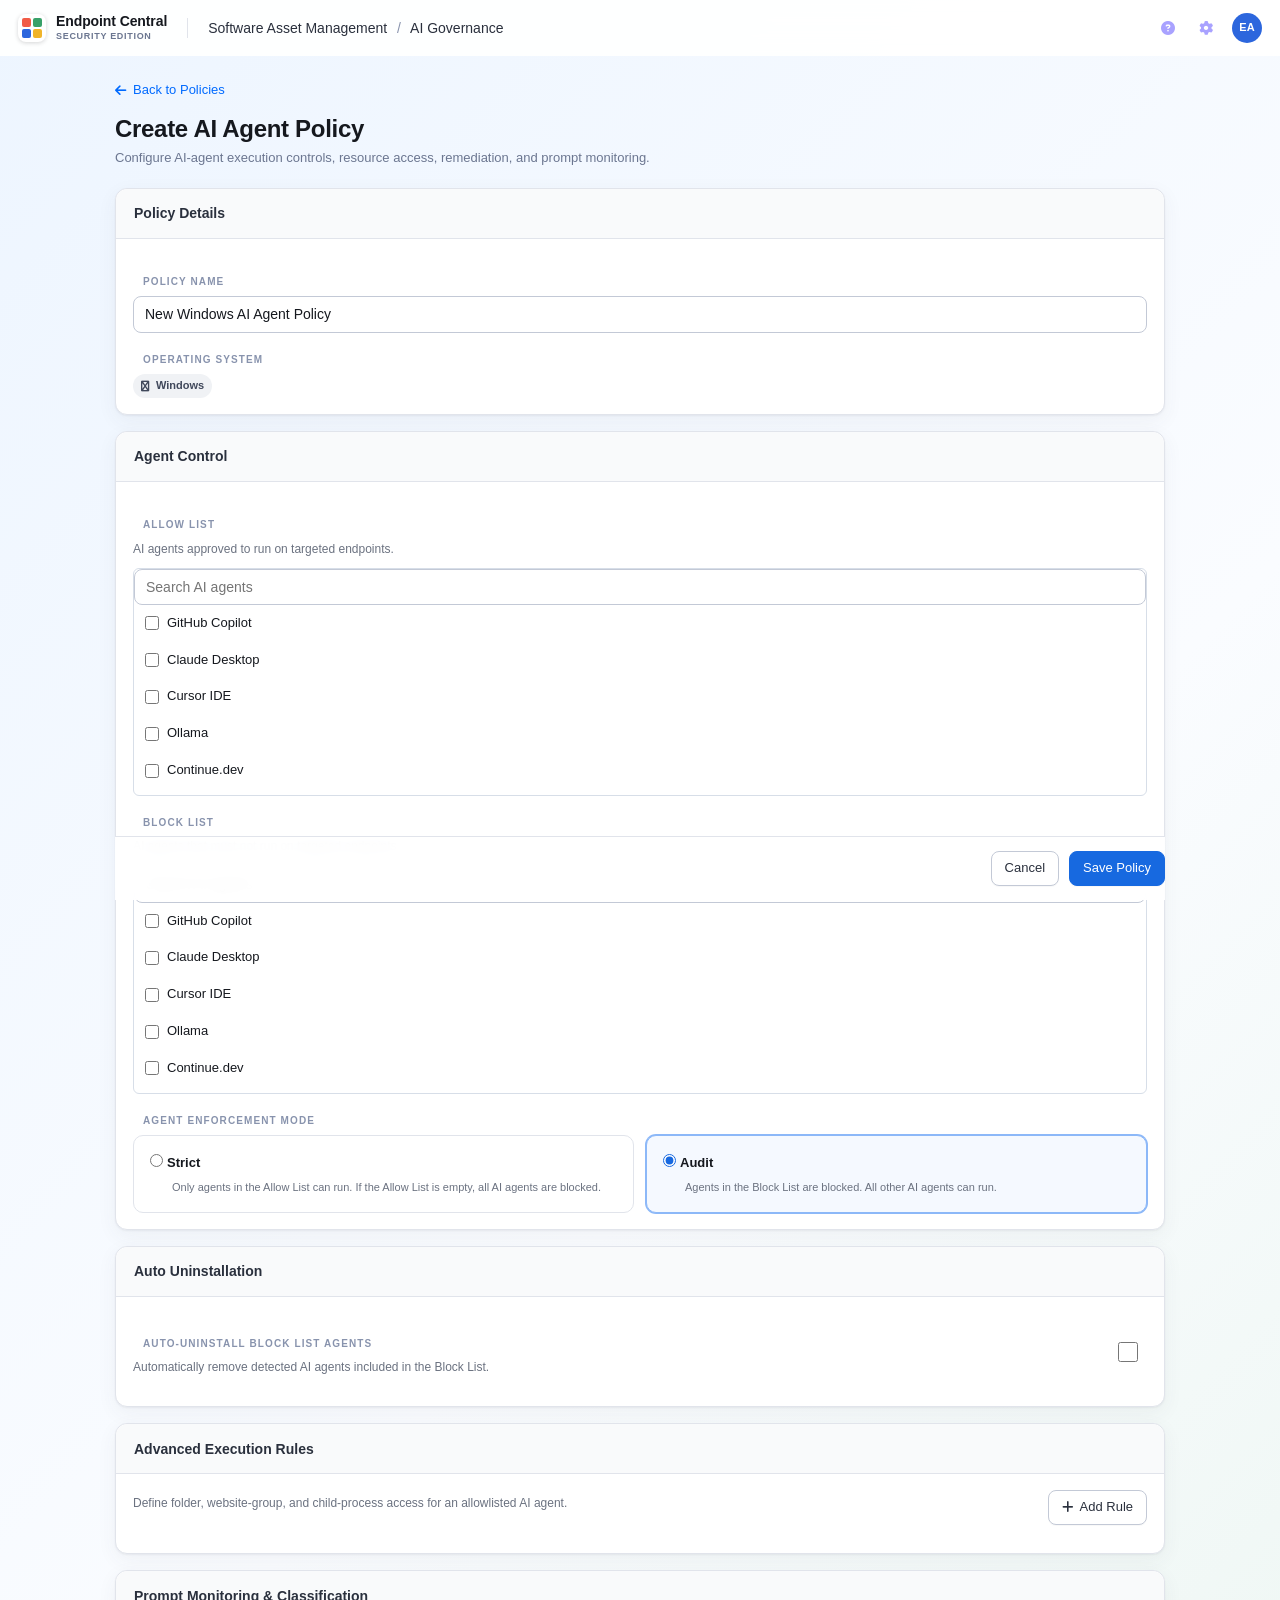
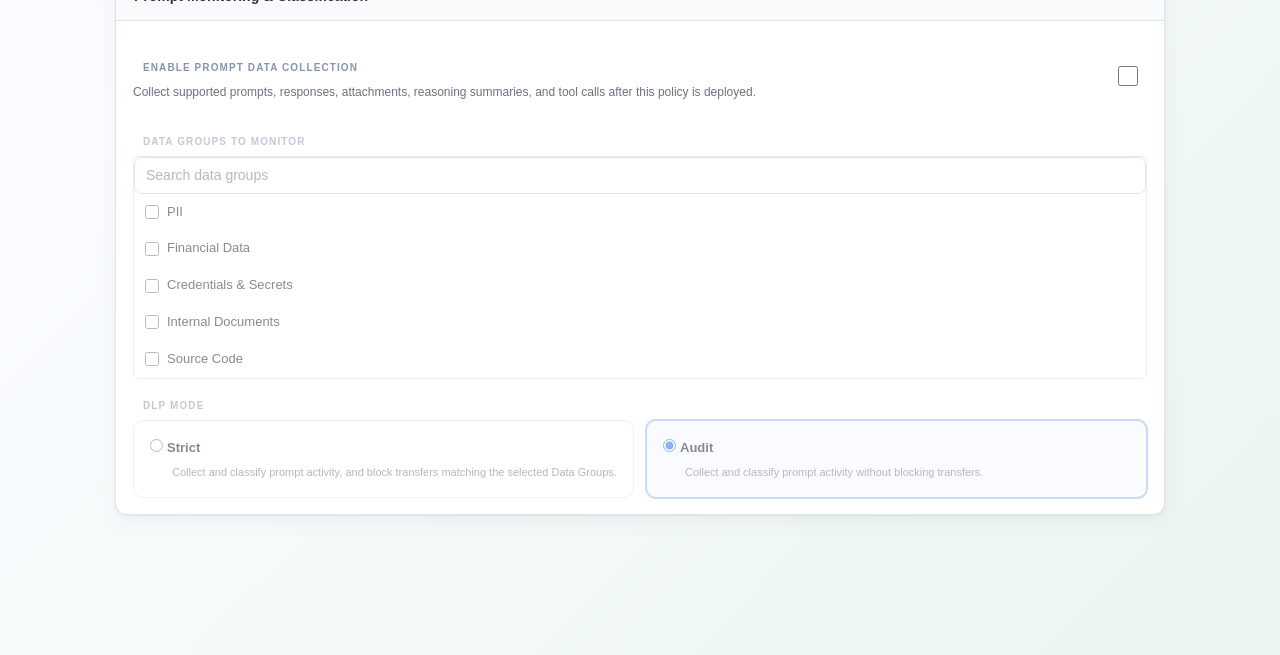
<file: policy-editor.html>
<!DOCTYPE html>
<html lang="en">
<head>
  <meta charset="UTF-8">
  <meta name="viewport" content="width=device-width,initial-scale=1.0">
  <title>AI Agent Policy Editor — Endpoint Central</title>
  <link rel="stylesheet" href="https://cdnjs.cloudflare.com/ajax/libs/font-awesome/6.5.1/css/all.min.css">
  <link rel="stylesheet" href="prism-theme.css">
  <script src="prism-shell.js" defer></script>
  <style>
    *{box-sizing:border-box;margin:0;padding:0}body{font-family:Lato,'Segoe UI',Arial,sans-serif;background:#f5f6fa;color:#273142;min-height:100vh}.top{height:48px;background:#222;color:#fff;display:flex;align-items:center;padding:0 16px;font-weight:600}.top i{color:#a9a2ff;margin-right:9px}.page{max-width:1050px;margin:auto;padding:24px 28px 38px}.back{display:inline-flex;align-items:center;gap:7px;color:#1a73e8;font-size:13px;font-weight:600;margin-bottom:16px;text-decoration:none}.title{font-size:22px;color:#202124}.subtitle{font-size:13px;color:#6b7280;margin:5px 0 20px}.card{background:#fff;border:1px solid #e0e5ed;border-radius:8px;overflow:hidden;margin-bottom:16px}.card h2{padding:14px 17px;border-bottom:1px solid #e5e7eb;font-size:14px}.body{padding:16px 17px}.label{display:block;font-size:12px;font-weight:700;color:#394150;margin-bottom:7px}.hint,.section-copy{font-size:12px;color:#6b7280;line-height:1.5;margin-bottom:10px}.input,.select{width:100%;border:1px solid #d7dee8;border-radius:5px;padding:10px 11px;font:13px inherit;color:#273142;background:#fff}.platform{display:inline-flex;gap:7px;align-items:center;padding:7px 10px;border-radius:5px;background:#f4f6f8;font-size:13px;font-weight:600}.selector{border:1px solid #d7dee8;border-radius:6px;overflow:hidden}.selector-search{display:block;width:100%;border:0;border-bottom:1px solid #e5e7eb;padding:10px 11px;font:13px inherit;outline:0}.choices{max-height:190px;overflow:auto}.choice{display:flex;align-items:center;gap:8px;padding:9px 11px;font-size:13px;cursor:pointer}.choice:hover{background:#f5f8ff}.choice input{flex:0 0 auto;width:14px;height:14px;border:0;padding:0;accent-color:#1a73e8}.mode-grid{display:grid;grid-template-columns:1fr 1fr;gap:10px}.mode{border:1px solid #dbe2ec;border-radius:6px;padding:12px;cursor:pointer}.mode:has(input:checked){border-color:#1a73e8;background:#f5f8ff}.mode strong{font-size:13px;margin-left:4px}.mode small{display:block;color:#6b7280;font-size:11px;line-height:1.45;margin:7px 0 0 22px}.toggle{display:flex;align-items:center;justify-content:space-between;gap:15px}.switch{accent-color:#1a73e8;width:38px;height:20px}.advanced-head{display:flex;justify-content:space-between;align-items:center;gap:15px;margin-bottom:12px}.btn{border:1px solid #d5dbe5;background:#fff;color:#394150;border-radius:5px;padding:9px 13px;font:600 13px inherit;cursor:pointer}.btn.primary{background:#1a73e8;color:#fff;border-color:#1a73e8}.rule{border:1px solid #e0e5ed;border-radius:6px;padding:13px;margin-top:10px}.rule-head{display:flex;justify-content:space-between;align-items:center;margin-bottom:11px;font-size:13px;font-weight:700}.rule-grid{display:grid;grid-template-columns:repeat(3,1fr);gap:11px}.actions{display:flex;justify-content:flex-end;gap:10px;margin-top:20px}.disabled{opacity:.5;pointer-events:none}@media(max-width:720px){.mode-grid,.rule-grid{grid-template-columns:1fr}.page{padding:20px}.advanced-head{align-items:flex-start;flex-direction:column}}
    .warning{display:none;margin-top:12px;padding:10px 12px;border:1px solid #f0c36d;border-radius:6px;background:#fff8e8;color:#8a5a00;font-size:12px;line-height:1.45}.warning.visible{display:block}
  </style>
</head>
<body>
  <header class="top"><i class="fa fa-robot"></i> Endpoint Central</header>
  <main class="page">
    <a class="back" id="back" href="privilege-control.html"><i class="fa fa-arrow-left"></i>Back to Policies</a>
    <h1 class="title" id="title">Create AI Agent Policy</h1><p class="subtitle">Configure AI-agent execution controls, resource access, remediation, and prompt monitoring.</p>
    <section class="card"><h2>Policy Details</h2><div class="body"><label class="label">Policy Name</label><input class="input" id="policyName"><div style="margin-top:14px"><span class="label">Operating System</span><span class="platform" id="platform"></span></div></div></section>
    <section class="card"><h2>Agent Control</h2><div class="body"><div style="margin-bottom:16px"><label class="label">Allow List</label><p class="section-copy">AI agents approved to run on targeted endpoints.</p><div class="selector" id="allow"></div></div><div style="margin-bottom:16px"><label class="label">Block List</label><p class="section-copy">AI agents that must not run on targeted endpoints.</p><div class="selector" id="block"></div></div><label class="label">Agent Enforcement Mode</label><div class="mode-grid"><label class="mode"><input type="radio" name="agentMode" value="Strict" onchange="updateStrictWarning()"><strong>Strict</strong><small>Only agents in the Allow List can run. If the Allow List is empty, all AI agents are blocked.</small></label><label class="mode"><input type="radio" name="agentMode" value="Audit" onchange="updateStrictWarning()"><strong>Audit</strong><small>Agents in the Block List are blocked. All other AI agents can run.</small></label></div><p class="warning" id="strictWarning" role="alert">Strict mode with an empty Allow List will block all AI agents on targeted endpoints.</p></div></section>
    <section class="card"><h2>Auto Uninstallation</h2><div class="body"><div class="toggle"><div><label class="label">Auto-uninstall Block List Agents</label><p class="section-copy">Automatically remove detected AI agents included in the Block List.</p></div><input class="switch" id="auto" type="checkbox"></div></div></section>
    <section class="card"><h2>Advanced Execution Rules</h2><div class="body"><div class="advanced-head"><p class="section-copy">Define folder, website-group, and child-process access for an allowlisted AI agent.</p><button class="btn" id="addRule" onclick="addRule()"><i class="fa fa-plus"></i> Add Rule</button></div><div id="rules"></div></div></section>
    <section class="card"><h2>Prompt Monitoring &amp; Classification</h2><div class="body"><div class="toggle"><div><label class="label">Enable Prompt Data Collection</label><p class="section-copy">Collect supported prompts, responses, attachments, reasoning summaries, and tool calls after this policy is deployed.</p></div><input class="switch" id="collect" type="checkbox" onchange="toggleCollection()"></div><div id="collectionSettings"><div style="margin:16px 0"><label class="label">Data Groups to Monitor</label><div class="selector" id="classifiers"></div></div><label class="label">DLP Mode</label><div class="mode-grid"><label class="mode"><input type="radio" name="dlpMode" value="Strict"><strong>Strict</strong><small>Collect and classify prompt activity, and block transfers matching the selected Data Groups.</small></label><label class="mode"><input type="radio" name="dlpMode" value="Audit"><strong>Audit</strong><small>Collect and classify prompt activity without blocking transfers.</small></label></div></div></div></section>
    <div class="actions"><button class="btn" id="cancel">Cancel</button><button class="btn primary" onclick="savePolicy()">Save Policy</button></div>
  </main>
  <script src="endpoint-data.js"></script>
  <script>
    const params=new URLSearchParams(location.search),policyId=params.get('policy'),platform=params.get('platform')||'Windows',isNew=!policyId,source=ENDPOINT_POLICY_CATALOG.find(item=>item.id===policyId),catalog=ENDPOINT_AGENT_CATALOG.map(item=>item.name),groups={website:['Developer Services','Approved AI APIs','Corporate SaaS'],application:['Developer Toolchain','Office Applications'],data:['PII','Financial Data','Credentials & Secrets','Internal Documents','Source Code']};
    const draft=source?JSON.parse(JSON.stringify(source)):{id:'NEW',name:`New ${platform} AI Agent Policy`,allow:[],block:[],agentMode:'Audit',autoUninstall:false,folders:[],websiteGroups:[],applicationGroups:[],promptCollection:false,dlpMode:'Audit',classifiers:[]};
    document.getElementById('title').textContent=isNew?'Create AI Agent Policy':'Modify AI Agent Policy';document.getElementById('policyName').value=draft.name;document.getElementById('platform').innerHTML=`<i class="fa fa-${platform==='Mac'?'apple':platform==='Linux'?'linux':'windows'}"></i>${platform}`;document.getElementById('auto').checked=draft.autoUninstall;document.getElementById('collect').checked=draft.promptCollection;document.querySelector(`input[name="agentMode"][value="${draft.agentMode}"]`).checked=true;document.querySelector(`input[name="dlpMode"][value="${draft.dlpMode}"]`).checked=true;document.getElementById('cancel').onclick=()=>location.href=source?`policy-details.html?policy=${source.id}&platform=${platform}`:'privilege-control.html';
    function selector(id,items,selected,key){document.getElementById(id).innerHTML=`<input class="selector-search" type="search" placeholder="Search ${id==='classifiers'?'data groups':'AI agents'}" oninput="filterChoices('${id}',this.value)"><div class="choices">${items.map(item=>`<label class="choice"><input type="checkbox" data-value="${item}" ${selected.includes(item)?'checked':''} onchange="setItems('${key}')"><span>${item}</span></label>`).join('')}</div>`;}
    function filterChoices(id,value){document.querySelectorAll(`#${id} .choice`).forEach(choice=>choice.style.display=choice.textContent.toLowerCase().includes(value.toLowerCase())?'flex':'none');}
    function setItems(key){const box=key==='allow'?'allow':key==='block'?'block':'classifiers';draft[key]=[...document.querySelectorAll(`#${box} input:checked`)].map(input=>input.dataset.value);if(key==='allow'){draft.block=draft.block.filter(item=>!draft.allow.includes(item));renderLists();}if(key==='block'){draft.allow=draft.allow.filter(item=>!draft.block.includes(item));renderLists();}}
    function updateStrictWarning(){const strict=document.querySelector('input[name="agentMode"]:checked')?.value==='Strict';document.getElementById('strictWarning').classList.toggle('visible',strict&&!draft.allow.length);}
    function renderLists(){selector('allow',catalog,draft.allow,'allow');selector('block',catalog.filter(item=>!draft.allow.includes(item)),draft.block,'block');selector('classifiers',groups.data,draft.classifiers,'classifiers');document.getElementById('addRule').disabled=!draft.allow.length;updateStrictWarning();}
    function addRule(){if(!draft.allow.length)return;const index=document.querySelectorAll('.rule').length+1;document.getElementById('rules').insertAdjacentHTML('beforeend',`<div class="rule"><div class="rule-head"><span>Rule ${index}</span><button class="btn" onclick="this.closest('.rule').remove()">Remove Rule</button></div><div class="rule-grid"><div><label class="label">AI Agent</label><select class="select">${draft.allow.map(agent=>`<option>${agent}</option>`).join('')}</select></div><div><label class="label">Accessible Folders</label><input class="input" placeholder="Enter folder paths"></div><div><label class="label">Website Groups</label><select class="select"><option>Select website groups</option>${groups.website.map(group=>`<option>${group}</option>`).join('')}</select></div><div><label class="label">Application Groups</label><select class="select"><option>Select application groups</option>${groups.application.map(group=>`<option>${group}</option>`).join('')}</select></div></div></div>`);}
    function toggleCollection(){document.getElementById('collectionSettings').classList.toggle('disabled',!document.getElementById('collect').checked);}
    function savePolicy(){draft.name=document.getElementById('policyName').value.trim()||'Untitled AI Agent Policy';draft.agentMode=document.querySelector('input[name="agentMode"]:checked').value;draft.dlpMode=document.querySelector('input[name="dlpMode"]:checked').value;draft.autoUninstall=document.getElementById('auto').checked;draft.promptCollection=document.getElementById('collect').checked;if(draft.agentMode==='Strict'&&!draft.allow.length&&!confirm('Strict mode with an empty Allow List will block all AI agents on targeted endpoints. Save anyway?'))return;alert('Policy saved successfully.');location.href=`policy-details.html?policy=${source?source.id:'POL-001'}&platform=${encodeURIComponent(platform)}`;}
    renderLists();if(draft.allow.length)addRule();toggleCollection();
  </script>
</body>
</html>
</file>
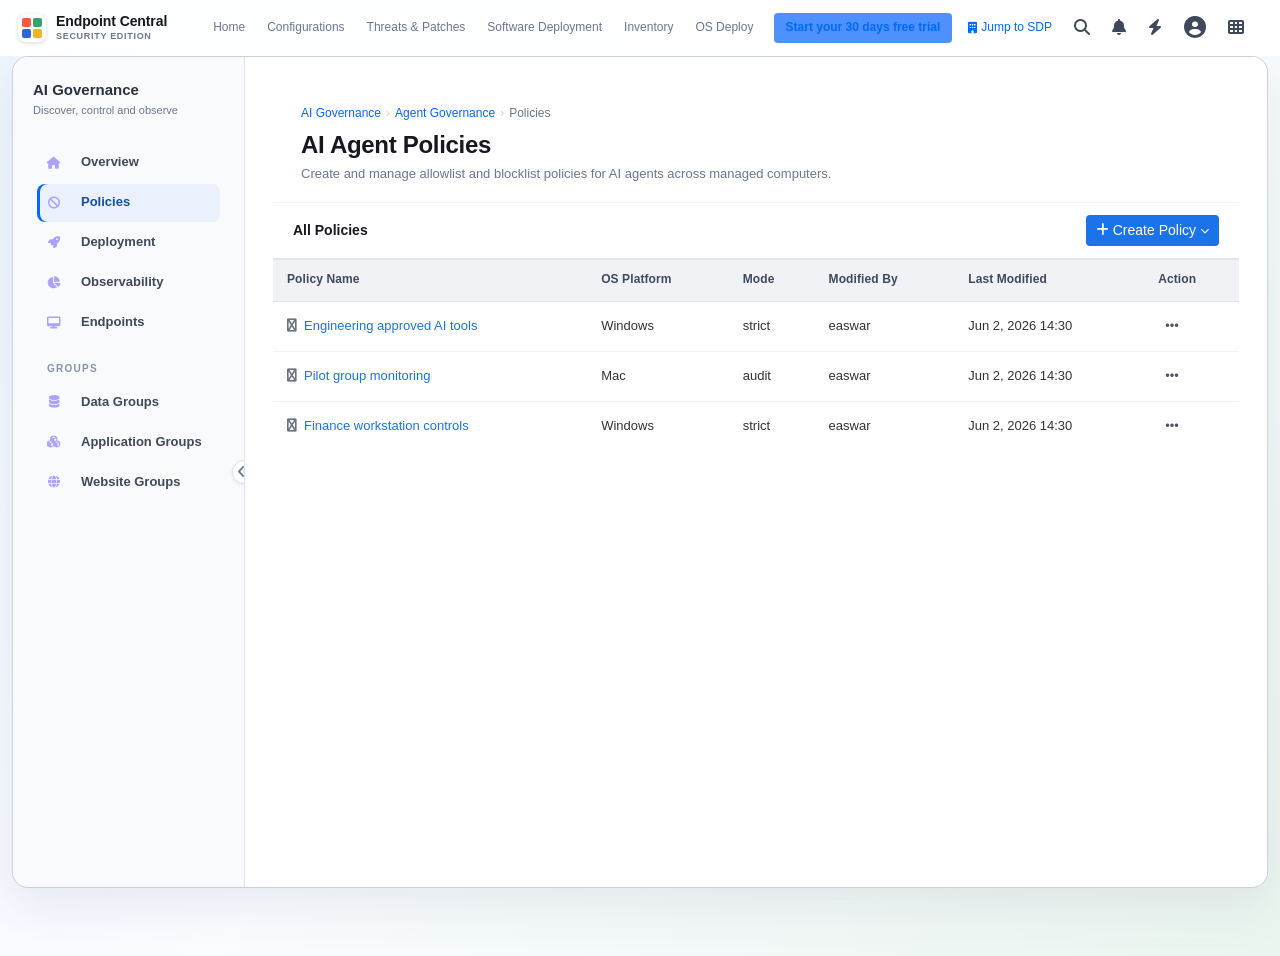
<file: privilege-control.html>
<!DOCTYPE html>
<html lang="en">
<head>
  <meta charset="UTF-8" />
  <meta name="viewport" content="width=device-width, initial-scale=1.0" />
  <title>Privilege Control — Endpoint Central</title>
  <link rel="stylesheet" href="https://cdnjs.cloudflare.com/ajax/libs/font-awesome/6.5.1/css/all.min.css" />
  <style>
    /* === RESET === */
    *,*::before,*::after{box-sizing:border-box;margin:0;padding:0}
    html{font-size:14px}
    body{font-family:'Lato','Segoe UI',Roboto,Arial,sans-serif;background:#f5f6fa;color:#333;overflow:hidden;height:100vh}
    a{text-decoration:none;color:inherit}
    ul{list-style:none}
    hr{border:none;border-top:1px solid #e4e4e4;margin:4px 0}
    button{font-family:inherit;cursor:pointer}

    /* === TOPBAR === */
    .topbar{display:flex;align-items:center;height:48px;background:#222;color:#fff;padding:0 0 0 12px;position:fixed;top:0;left:0;right:0;z-index:1000}
    .topbar-left{display:flex;align-items:center;gap:8px;padding-right:16px}
    .brand{display:flex;align-items:center;gap:8px}
    .brand-icon{font-size:24px;background:linear-gradient(135deg,#e53935,#f9a825,#43a047,#1e88e5);-webkit-background-clip:text;-webkit-text-fill-color:transparent}
    .brand-text{font-size:15px;font-weight:600;white-space:nowrap;color:#fff}
    .topbar-nav{display:flex;align-items:center;height:100%;flex:1;overflow:hidden}
    .topnav-item{padding:0 14px;height:48px;display:flex;align-items:center;font-size:13px;font-weight:500;color:rgba(255,255,255,.7);border-bottom:3px solid transparent;transition:all .15s;white-space:nowrap;cursor:pointer}
    .topnav-item:hover{color:#fff;background:rgba(255,255,255,.06)}
    .topnav-item.active{color:#fff;border-bottom-color:#4d90fe;background:rgba(77,144,254,.15)}
    .topnav-overflow{position:relative;height:48px;display:flex;align-items:center}
    .overflow-dots{padding:0 14px;height:48px;display:flex;align-items:center;font-size:18px;letter-spacing:2px;color:rgba(255,255,255,.7);cursor:pointer;font-weight:bold}
    .overflow-dots:hover{color:#fff;background:rgba(255,255,255,.06)}
    .overflow-menu{display:none;position:absolute;top:48px;left:0;background:#fff;color:#333;border-radius:0 0 8px 8px;box-shadow:0 8px 24px rgba(0,0,0,.18);min-width:200px;z-index:1100;overflow:hidden}
    .overflow-menu.open{display:block}
    .overflow-menu a{display:block;padding:10px 20px;font-size:13px;color:#333;transition:background .1s}
    .overflow-menu a:hover{background:#f0f4ff;color:#1a73e8}
    .topbar-right{display:flex;align-items:center;gap:2px;margin-left:auto;padding-right:8px;flex-shrink:0}
    .trial-btn{background:#4d90fe;color:#fff;padding:6px 12px;border-radius:4px;font-size:12px;font-weight:600;white-space:nowrap;margin-right:4px}
    .trial-btn:hover{background:#3b7ddb}
    .jump-sdp{display:flex;align-items:center;gap:4px;padding:6px 10px;font-size:12px;color:rgba(255,255,255,.8);white-space:nowrap}
    .jump-sdp:hover{color:#fff}
    .topbar-action{padding:8px 10px;cursor:pointer;border-radius:4px;font-size:16px;position:relative;color:rgba(255,255,255,.7);transition:background .15s}
    .topbar-action:hover{background:rgba(255,255,255,.1);color:#fff}
    .user-avatar{font-size:22px}
    .user-dropdown{display:none;position:absolute;top:44px;right:0;background:#fff;color:#333;border-radius:6px;box-shadow:0 6px 20px rgba(0,0,0,.18);min-width:180px;z-index:1100;overflow:hidden}
    .user-dropdown.open{display:block}
    .user-dropdown a{display:flex;align-items:center;gap:8px;padding:10px 16px;font-size:13px;transition:background .1s;color:#333}
    .user-dropdown a:hover{background:#f5f7fa}

    /* === LAYOUT === */
    .main-wrapper{display:flex;margin-top:48px;height:calc(100vh - 48px)}

    /* === SIDEBAR === */
    .sidebar{width:232px;min-width:232px;background:#101d34;border-right:none;display:flex;flex-direction:column;overflow-y:auto;transition:width .2s,min-width .2s;position:relative}
    .sidebar .sidebar-nav{padding:9px 14px}
    .sidebar-top-item,.sidebar-group:not(#aiGovGroup){display:none}
    #aiGovGroup .sidebar-group-header{display:none}
    #aiGovItems .sidebar-sub-label{padding:0 10px 7px;color:#8390aa;font-size:10px;font-weight:500;letter-spacing:1.25px}
    #aiGovItems li a{justify-content:flex-start;padding:11px 14px;border-left:0;border-radius:6px;color:#c5ccdb;font-size:14px;font-weight:600}
    #aiGovItems li a:hover{background:#1b2b49;color:#fff}
    #aiGovItems li a.active{background:#263a5b;border-left:0;color:#fff;font-weight:700}
    #aiGovItems li a i{width:14px;margin-right:10px;color:#a9a2ff;font-size:12px;text-align:center}
    #aiGovItems .nav-badge{margin-left:auto;background:#ef5b6a !important;color:#fff;font-size:10px;min-width:22px;padding:1px 6px}
    .sidebar.collapsed{width:0;min-width:0;overflow:hidden;border:none}
    .sidebar-nav{flex:1;padding:8px 0}
    .sidebar-top-item{display:flex;align-items:center;gap:10px;padding:10px 20px;font-size:13px;color:#555;cursor:pointer;transition:background .1s;white-space:nowrap}
    .sidebar-top-item:hover{background:#f0f4ff;color:#1a73e8}
    .sidebar-top-item i{width:16px;text-align:center;font-size:14px;color:#888}
    .sidebar-group-header{display:flex;align-items:center;gap:8px;padding:10px 20px;font-size:13px;font-weight:600;color:#333;cursor:pointer;transition:background .1s;user-select:none}
    .sidebar-group-header:hover{background:#f5f5f5}
    .sidebar-group-header i.group-icon{width:16px;text-align:center;font-size:14px;color:#888}
    .sidebar-group-header .arrow{margin-left:auto;font-size:11px;color:#aaa;transition:transform .2s}
    .sidebar-group-items{display:block}
    .sidebar-group-items.collapsed-items{display:none}
    .sidebar-group-items li{position:relative}
    .sidebar-group-items li a{display:flex;align-items:center;justify-content:space-between;padding:9px 20px 9px 36px;font-size:13px;color:#555;cursor:pointer;transition:all .1s;border-left:3px solid transparent}
    .sidebar-group-items li a:hover{background:#f0f4ff;color:#1a73e8}
    .sidebar-group-items li a.active{background:#e8f0fe;color:#1a73e8;border-left-color:#1a73e8;font-weight:500}
    .nav-badge{display:inline-flex;align-items:center;justify-content:center;background:#e53935;color:#fff;font-size:10px;padding:1px 6px;border-radius:10px;min-width:20px;flex-shrink:0}
    .sidebar-group-items .nav-badge{background:#757575}
    .sidebar-collapse-btn{position:absolute;top:50%;right:-12px;transform:translateY(-50%);width:24px;height:24px;border-radius:50%;background:#fff;border:1px solid #ddd;display:flex;align-items:center;justify-content:center;font-size:10px;color:#888;cursor:pointer;z-index:10;box-shadow:0 1px 3px rgba(0,0,0,.08)}
    .sidebar-collapse-btn:hover{background:#f5f5f5}

    /* === SIDEBAR SUB-LABEL === */
    .sidebar-sub-label{font-size:11px;font-weight:700;text-transform:uppercase;color:#aaa;padding:6px 20px 4px 36px;letter-spacing:.5px;display:block}

    /* === CONTENT === */
    .content{flex:1;overflow:hidden;background:#f5f6fa;display:flex;flex-direction:column}

    /* === PAGE HEADER === */
    .page-header{padding:20px 28px 16px;background:#fff;border-bottom:1px solid #e8e8e8;flex-shrink:0}
    .breadcrumb{display:flex;align-items:center;gap:5px;font-size:12px;color:#888;margin-bottom:6px}
    .breadcrumb a{color:#1a73e8}
    .breadcrumb a:hover{text-decoration:underline}
    .breadcrumb .bc-sep{color:#ccc}
    .page-title{font-size:18px;font-weight:700;color:#222;margin-bottom:2px}
    .page-subtitle{font-size:13px;color:#777}

    /* === FILTER TABS === */
    .filter-tabs-bar{display:flex;background:#fff;border-bottom:2px solid #e8e8e8;padding:0 28px;flex-shrink:0}
    .filter-tab{padding:10px 18px;font-size:13px;font-weight:500;color:#666;background:none;border:none;border-bottom:3px solid transparent;margin-bottom:-2px;cursor:pointer;transition:all .15s;white-space:nowrap}
    .filter-tab:hover{color:#1a73e8}
    .filter-tab.active{color:#1a73e8;border-bottom-color:#1a73e8;font-weight:600}

    /* === PROFILES LAYOUT === */
    .profiles-layout{display:flex;height:calc(100vh - 145px);overflow:hidden}
    .profile-list-panel{width:280px;min-width:280px;background:#fff;border-right:1px solid #e8e8e8;overflow-y:auto;display:flex;flex-direction:column}
    .profile-list-header{padding:12px 16px;border-bottom:1px solid #e8e8e8;display:flex;align-items:center;justify-content:space-between}
    .profile-list-title{font-size:13px;font-weight:600;color:#333}
    .profile-list-items{flex:1;overflow-y:auto}
    .profile-list-item{padding:12px 16px;border-bottom:1px solid #f0f0f0;cursor:pointer;transition:background .1s}
    .profile-list-item:hover{background:#f0f4ff}
    .profile-list-item.active{background:#e8f0fe;border-left:3px solid #1a73e8;padding-left:13px}
    .profile-item-name{font-size:13px;font-weight:500;color:#333;margin-bottom:3px}
    .profile-item-meta{font-size:12px;color:#777;display:flex;align-items:center;gap:8px}
    .profile-editor{flex:1;overflow-y:auto;background:#f5f6fa;padding:20px 24px;display:flex;flex-direction:column;gap:16px}
    .editor-card{background:#fff;border:1px solid #e8e8e8;border-radius:8px;overflow:hidden}
    .editor-card-header{padding:12px 16px;border-bottom:1px solid #e8e8e8;display:flex;align-items:center;gap:10px}
    .editor-card-title{font-size:13px;font-weight:600;color:#333}
    .editor-card-body{padding:16px}
    .path-list{display:flex;flex-direction:column;gap:8px;margin-bottom:12px}
    .path-row{display:flex;align-items:center;gap:8px;padding:8px 12px;background:#f8f9fa;border:1px solid #e8e8e8;border-radius:5px;font-size:13px;color:#333}
    .path-row-text{flex:1;font-family:monospace;font-size:12px;color:#333}
    .path-row-type{font-size:11px;padding:2px 8px;border-radius:10px}
    .path-allow{background:#e8f5e9;color:#2e7d32;border:1px solid #a5d6a7}
    .path-deny{background:#ffebee;color:#c62828;border:1px solid #ef9a9a}
    .path-remove-btn{width:24px;height:24px;display:flex;align-items:center;justify-content:center;border:none;background:none;color:#aaa;cursor:pointer;border-radius:3px;font-size:12px}
    .path-remove-btn:hover{background:#ffebee;color:#d32f2f}
    .add-path-row{display:flex;gap:8px;align-items:center}
    .add-path-input{flex:1;padding:7px 10px;border:1px solid #dadce0;border-radius:5px;font-size:12px;font-family:monospace;color:#333;outline:none}
    .add-path-input:focus{border-color:#1a73e8}
    .add-path-type-select{padding:7px 10px;border:1px solid #dadce0;border-radius:5px;font-size:12px;color:#333;background:#fff;outline:none}
    .add-path-btn{padding:7px 14px;background:#1a73e8;color:#fff;border:none;border-radius:5px;font-size:12px;font-weight:600;cursor:pointer;font-family:inherit;white-space:nowrap}
    .add-path-btn:hover{background:#1557b0}
    .editor-save-row{display:flex;justify-content:flex-end;gap:8px}

    /* === APPROVE STATUS PILL === */
    .approve-pill{display:inline-flex;align-items:center;gap:5px;padding:3px 10px;border-radius:12px;font-size:12px;font-weight:500}
    .approve-pill.approved{background:#e8f5e9;color:#2e7d32;border:1px solid #a5d6a7}
    .approve-pill.not-approved{background:#f5f5f5;color:#555;border:1px solid #ddd}
    .approve-pill.inactive{background:#f5f5f5;color:#777;border:1px solid #ddd}

    /* === TABLE === */
    .table-wrap{overflow-x:auto;background:#fff;flex:1}
    table.data-table{width:100%;border-collapse:collapse;min-width:760px}
    table.data-table th{background:#f8f9fa;font-weight:600;font-size:12px;color:#5f6368;padding:10px 16px;text-align:left;border-bottom:1px solid #e8e8e8;white-space:nowrap;position:sticky;top:0}
    table.data-table td{padding:11px 16px;font-size:13px;border-bottom:1px solid #f0f0f0;color:#333;vertical-align:middle}
    table.data-table tbody tr{cursor:default}
    table.data-table tbody tr:hover{background:#f0f4ff}
    table.data-table td a{color:#1a73e8}

    /* === SEV BADGE === */
    .sev-badge{display:inline-flex;align-items:center;padding:2px 10px;border-radius:10px;font-size:11px;font-weight:700;text-transform:uppercase;flex-shrink:0}
    .sev-badge.critical{background:#ffebee;color:#c62828;border:1px solid #ef9a9a}
    .sev-badge.warning{background:#fff8e1;color:#b45309;border:1px solid #ffe082}
    .sev-badge.low{background:#f5f5f5;color:#555;border:1px solid #ddd}

    /* === STATUS CELL === */
    .status-cell{display:inline-flex;align-items:center;gap:6px;font-size:13px;font-weight:500;white-space:nowrap}
    .status-cell.unreviewed{color:#d32f2f}
    .status-cell.reviewed{color:#2e7d32}
    .status-dot{width:8px;height:8px;border-radius:50%;flex-shrink:0;display:inline-block}
    .dot-unreviewed{background:#d32f2f}
    .dot-reviewed{background:#2e7d32}

    /* === KEBAB MENU === */
    .kebab-wrap{position:relative;display:inline-block}
    .kebab-btn{width:28px;height:28px;display:inline-flex;align-items:center;justify-content:center;border-radius:4px;border:1px solid #e0e0e0;background:#fff;color:#555;cursor:pointer;font-size:14px;font-weight:700;letter-spacing:1px;line-height:1}
    .kebab-btn:hover{background:#f0f4ff;color:#1a73e8;border-color:#1a73e8}
    .kebab-menu{display:none;position:absolute;right:0;top:32px;background:#fff;border:1px solid #e0e0e0;border-radius:6px;box-shadow:0 6px 20px rgba(0,0,0,.12);min-width:160px;z-index:300;overflow:hidden}
    .kebab-wrap.open .kebab-menu{display:block}
    .kebab-menu a,.kebab-menu button{display:flex;align-items:center;gap:8px;padding:9px 14px;font-size:13px;color:#333;background:none;border:none;width:100%;text-align:left;cursor:pointer;transition:background .1s}
    .kebab-menu a:hover,.kebab-menu button:hover{background:#f0f4ff;color:#1a73e8}

    /* === PAGINATION === */
    .table-pagination{display:flex;align-items:center;justify-content:flex-end;padding:10px 16px;font-size:12px;color:#666;border-top:1px solid #f0f0f0;background:#fff;gap:8px;flex-shrink:0}
    .table-pagination select{padding:2px 6px;border:1px solid #ddd;border-radius:3px;font-size:12px}
    .page-btn{padding:4px 8px;cursor:pointer;color:#1a73e8}

    /* === BTN === */
    .btn{display:inline-flex;align-items:center;gap:6px;padding:7px 14px;font-size:13px;font-weight:500;border:1px solid #dadce0;border-radius:4px;background:#fff;color:#333;cursor:pointer;transition:all .15s;white-space:nowrap}
    .btn:hover{background:#f8f9fa;border-color:#ccc}
    .btn-save{padding:8px 22px;background:#1a73e8;color:#fff;border:none;border-radius:4px;font-size:13px;font-weight:600;cursor:pointer;transition:background .15s;font-family:inherit}
    .btn-save:hover{background:#1557b0}
    .btn-cancel{padding:8px 18px;background:#fff;color:#333;border:1px solid #dadce0;border-radius:4px;font-size:13px;cursor:pointer;transition:all .15s;font-family:inherit}
    .btn-cancel:hover{background:#f5f5f5}

    /* === NEW PROFILE BTN === */
    .new-profile-btn{display:inline-flex;align-items:center;gap:4px;padding:5px 10px;font-size:12px;font-weight:600;background:#1a73e8;color:#fff;border:none;border-radius:4px;cursor:pointer}
    .new-profile-btn:hover{background:#1557b0}

    /* === VIOLATIONS SECTION === */
    .violations-section{display:flex;flex-direction:column;overflow:hidden;flex:1}

    /* === SCROLLBAR === */
    ::-webkit-scrollbar{width:6px;height:6px}
    ::-webkit-scrollbar-track{background:transparent}
    ::-webkit-scrollbar-thumb{background:#c0c7d0;border-radius:3px}
  </style>
  <link rel="stylesheet" href="prism-theme.css">
  <script src="prism-shell.js" defer></script>
</head>
<body>

  <!-- TOPBAR -->
  <header class="topbar">
    <div class="topbar-left">
      <div class="brand">
        <span class="brand-icon"><i class="fa-solid fa-circle-notch"></i></span>
        <span class="brand-text">Endpoint Central</span>
      </div>
    </div>
    <nav class="topbar-nav" id="topNav">
      <a href="#" class="topnav-item">Home</a>
      <a href="#" class="topnav-item">Configurations</a>
      <a href="#" class="topnav-item">Threats &amp; Patches</a>
      <a href="#" class="topnav-item">Software Deployment</a>
      <a href="#" class="topnav-item">Inventory</a>
      <a href="#" class="topnav-item">OS Deployment</a>
      <a href="#" class="topnav-item">MDM</a>
      <a href="#" class="topnav-item">Tools</a>
      <a href="#" class="topnav-item">Agent</a>
      <a href="#" class="topnav-item active">AI Governance</a>
      <div class="topnav-overflow" id="overflowBtn">
        <span class="overflow-dots">•••</span>
        <div class="overflow-menu" id="overflowMenu">
          <a href="#">Admin</a>
          <a href="#">Browsers</a>
          <a href="#">Application Control</a>
        </div>
      </div>
    </nav>
    <div class="topbar-right">
      <a href="#" class="trial-btn">Start your 30 days free trial</a>
      <a href="#" class="jump-sdp"><i class="fa fa-building"></i> Jump to SDP</a>
      <div class="topbar-action" title="Search"><i class="fa fa-search"></i></div>
      <div class="topbar-action" title="Notifications"><i class="fa fa-bell"></i></div>
      <div class="topbar-action" title="What's New"><i class="fa fa-bolt"></i></div>
      <div class="topbar-action user-avatar" id="userMenu" style="position:relative">
        <i class="fa fa-user-circle"></i>
        <div class="user-dropdown" id="userDropdown">
          <a href="#"><i class="fa fa-user"></i> My Profile</a>
          <a href="#"><i class="fa fa-key"></i> Change Password</a>
          <hr />
          <a href="#"><i class="fa fa-sign-out-alt"></i> Logout</a>
        </div>
      </div>
      <div class="topbar-action" title="Apps"><i class="fa fa-th"></i></div>
    </div>
  </header>

  <!-- MAIN LAYOUT -->
  <div class="main-wrapper">

    <!-- SIDEBAR -->
    <aside class="sidebar" id="sidebar">
      <nav class="sidebar-nav">


        <!-- Patches (collapsed) -->
        <div class="sidebar-group" id="patchesGroup">
          <div class="sidebar-group-header" onclick="toggleGroup('patchesGroup')">
            <i class="fa fa-shield-virus group-icon"></i>
            <span>Patches</span>
            <i class="fa fa-chevron-right arrow" id="patchesArrow"></i>
          </div>
          <ul class="sidebar-group-items collapsed-items" id="patchesItems">
            <li><a href="#"><span>Missing Patches</span><span class="nav-badge">316</span></a></li>
            <li><a href="#"><span>Installed Patches</span><span class="nav-badge">81</span></a></li>
            <li><a href="#"><span>Applicable Patches</span><span class="nav-badge">397</span></a></li>
            <li><a href="#"><span>Supported Patches</span><span class="nav-badge">554388</span></a></li>
            <li><a href="#"><span>Decline Patch</span></a></li>
          </ul>
        </div>

        <!-- Deployment (collapsed) -->
        <div class="sidebar-group" id="deployGroup">
          <div class="sidebar-group-header" onclick="toggleGroup('deployGroup')">
            <i class="fa fa-rocket group-icon"></i>
            <span>Deployment</span>
            <i class="fa fa-chevron-right arrow" id="deployArrow"></i>
          </div>
          <ul class="sidebar-group-items collapsed-items" id="deployItems">
            <li><a href="#"><span>Patch Approval Settings</span></a></li>
          </ul>
        </div>

        <!-- Attention Required (collapsed) -->
        <div class="sidebar-group" id="attentionGroup">
          <div class="sidebar-group-header" onclick="toggleGroup('attentionGroup')">
            <i class="fa fa-triangle-exclamation group-icon"></i>
            <span>Attention Required</span>
            <i class="fa fa-chevron-right arrow" id="attentionArrow"></i>
          </div>
          <ul class="sidebar-group-items collapsed-items" id="attentionItems">
            <li><a href="#"><span>Upload Pending</span><span class="nav-badge">1</span></a></li>
            <li><a href="#"><span>Reliability Alerts</span><span class="nav-badge" style="background:#e53935">4</span></a></li>
          </ul>
        </div>

        <!-- AI Governance (expanded) -->
        <div class="sidebar-group" id="aiGovGroup">
          <div class="sidebar-group-header" onclick="toggleGroup('aiGovGroup')">
            <i class="fa fa-robot group-icon"></i>
            <span>AI Governance</span>
            <i class="fa fa-chevron-down arrow" id="aiGovArrow"></i>
          </div>
          <ul class="sidebar-group-items" id="aiGovItems">
            <li><a href="overview.html"><i class="fa fa-house"></i><span>Overview</span></a></li>
            <li><a href="privilege-control.html" class="active"><i class="fa fa-ban"></i><span>Policies</span></a></li>
            <li><a href="deployment.html"><i class="fa fa-rocket"></i><span>Deployment</span></a></li>
            <li><a href="data-access-audit.html"><i class="fa fa-chart-pie"></i><span>Observability</span></a></li>
            <li><a href="endpoints.html"><i class="fa fa-desktop"></i><span>Endpoints</span></a></li>
            <li><span class="sidebar-sub-label" style="margin-top:20px">Groups</span></li>
            <li><a href="#"><i class="fa fa-database"></i><span>Data Groups</span></a></li>
            <li><a href="#"><i class="fa fa-cubes"></i><span>Application Groups</span></a></li>
            <li><a href="#"><i class="fa fa-globe"></i><span>Website Groups</span></a></li>
          </ul>
        </div>

      </nav>
      <button class="sidebar-collapse-btn" id="sidebarCollapseBtn">
        <i class="fa fa-angle-double-left" id="collapseIcon"></i>
      </button>
    </aside>

    <!-- CONTENT -->
    <main class="content" id="mainContent">

      <!-- PAGE HEADER -->
      <div class="page-header">
        <div class="breadcrumb">
          <a href="overview.html">AI Governance</a>
          <span class="bc-sep">›</span>
          <a href="overview.html">Agent Governance</a>
          <span class="bc-sep">›</span>
          <span>Policies</span>
        </div>
        <div class="page-title">AI Agent Policies</div>
        <div class="page-subtitle">Create and manage allowlist and blocklist policies for AI agents across managed computers.</div>
      </div>

      <!-- FILTER TABS (main tabs: Profiles / Violations) -->
      <div class="filter-tabs-bar">
        <button class="filter-tab active" id="tabProfiles" onclick="switchTab('profiles', this)">Profiles</button>
        <button class="filter-tab" id="tabViolations" onclick="switchTab('violations', this)">Violations</button>
      </div>

      <!-- ===================== PROFILES SECTION ===================== -->
      <div id="profilesSection" class="profiles-layout">

        <!-- Left: Profile List Panel -->
        <div class="profile-list-panel">
          <div class="profile-list-header">
            <span class="profile-list-title">Profiles</span>
            <button class="new-profile-btn" onclick="alert('New profile dialog (not implemented in this prototype)')">
              <i class="fa fa-plus"></i> New
            </button>
          </div>
          <div class="profile-list-items" id="profileListItems">
            <!-- Rendered by JS -->
          </div>
        </div>

        <!-- Right: Profile Editor Panel -->
        <div class="profile-editor" id="profileEditor">
          <!-- Rendered by JS -->
        </div>

      </div><!-- /profilesSection -->

      <!-- ===================== VIOLATIONS SECTION ===================== -->
      <div id="violationsSection" class="violations-section" style="display:none">

        <!-- TABLE -->
        <div class="table-wrap">
          <table class="data-table">
            <thead>
              <tr>
                <th>AI Agent</th>
                <th>Computer Name</th>
                <th>Violation Type</th>
                <th>Attempted Access</th>
                <th>Timestamp</th>
                <th>Status</th>
                <th>Actions</th>
              </tr>
            </thead>
            <tbody id="violationsTableBody"></tbody>
          </table>
        </div>

        <!-- PAGINATION -->
        <div class="table-pagination">
          <span>1 – <span id="vioRowCount">6</span> of <a href="#">Total Records</a></span>
          <select title="Rows per page"><option>25</option><option>50</option></select>
          <span class="page-btn">&#8249;</span>
          <span class="page-btn">&#8250;</span>
        </div>

      </div><!-- /violationsSection -->

      <section class="ai-policy-manager" id="aiPolicyManager">
        <div class="policy-list">
          <div class="policy-list-header"><strong>AI agent policies</strong><div class="policy-create"><button class="new-profile-btn" onclick="togglePolicyCreate(event)"><i class="fa fa-plus"></i> Create policy <i class="fa fa-chevron-down" style="font-size:9px"></i></button><div class="policy-create-menu" id="policyCreateMenu"><button onclick="createPolicy('Windows')"><i class="fa fa-windows"></i> Windows</button><button onclick="createPolicy('Mac')"><i class="fa fa-apple"></i> Mac</button><button onclick="createPolicy('Linux')"><i class="fa fa-linux"></i> Linux</button></div></div></div>
          <div id="policyList"></div>
        </div>
        <div class="policy-editor" id="policyEditor"></div>
      </section>
      <section class="policy-table-manager">
        <div class="policy-table-toolbar"><strong>All Policies</strong><div class="policy-create"><button class="new-profile-btn" onclick="toggleTableCreate(event)"><i class="fa fa-plus"></i> Create Policy <i class="fa fa-chevron-down" style="font-size:9px"></i></button><div class="policy-create-menu" id="tableCreateMenu"><button onclick="openNewPolicy('Windows')"><i class="fa fa-windows"></i> Windows</button><button onclick="openNewPolicy('Mac')"><i class="fa fa-apple"></i> Mac</button><button onclick="openNewPolicy('Linux')"><i class="fa fa-linux"></i> Linux</button></div></div></div>
        <div class="table-wrap"><table class="data-table"><thead><tr><th>Policy Name</th><th>OS Platform</th><th>Mode</th><th>Modified By</th><th>Last Modified</th><th>Action</th></tr></thead><tbody id="policyTableBody"></tbody></table></div>
      </section>

    </main>

  </div><!-- /main-wrapper -->

  <style>
    #mainContent > .filter-tabs-bar,#profilesSection,#violationsSection{display:none !important}
    .ai-policy-manager{display:none}.policy-table-manager{display:flex;flex-direction:column;flex:1;overflow:auto;background:#fff}.policy-table-toolbar{padding:12px 20px;display:flex;align-items:center;justify-content:space-between;border-bottom:1px solid #e5e7eb;font-size:14px}.policy-create{position:relative}.policy-create-menu{display:none;position:absolute;right:0;top:28px;width:145px;background:#fff;border:1px solid #dfe3ea;border-radius:6px;box-shadow:0 8px 20px rgba(0,0,0,.13);z-index:30;padding:4px}.policy-create-menu.open{display:block}.policy-create-menu button{width:100%;border:0;background:none;text-align:left;padding:8px;font:12px inherit;cursor:pointer;border-radius:4px}.policy-create-menu button:hover{background:#f0f4ff;color:#1a73e8}.policy-create-menu i{width:16px;margin-right:5px}.policy-table-manager .table-wrap{flex:1}.policy-link{color:#1a73e8;font-weight:600;cursor:pointer}.action-menu{position:relative}.action-menu-button{border:0;background:none;color:#4b5563;font-size:17px;cursor:pointer;padding:3px 7px}.action-popup{display:none;position:absolute;right:4px;top:27px;z-index:20;background:#fff;border:1px solid #dfe3ea;border-radius:5px;box-shadow:0 6px 18px rgba(0,0,0,.13);min-width:110px}.action-menu.open .action-popup{display:block}.action-popup button{width:100%;border:0;background:none;text-align:left;padding:9px 11px;font:12px inherit;cursor:pointer}.action-popup button:hover{background:#f0f4ff;color:#1a73e8}
  </style>

  <script>
    /* ================================================================
       PROFILE DATA
    ================================================================ */
    const PROFILES = [
      { id:'PRF-001', name:'GitHub Copilot', endpoints:42, status:'active',
        filePaths:[ {path:'/home/$USER/.config/gh/', type:'allow'}, {path:'/tmp/copilot/', type:'allow'}, {path:'/etc/', type:'deny'}, {path:'/var/log/', type:'deny'} ],
        networkDests:[ {path:'api.github.com', type:'allow'}, {path:'copilot-proxy.github.com', type:'allow'}, {path:'*.openai.com', type:'deny'} ],
        processes:[ {path:'node', type:'allow'}, {path:'git', type:'allow'}, {path:'bash', type:'deny'} ]
      },
      { id:'PRF-002', name:'Claude Desktop', endpoints:18, status:'active',
        filePaths:[ {path:'/home/$USER/Documents/', type:'allow'}, {path:'/tmp/claude/', type:'allow'}, {path:'/etc/passwd', type:'deny'} ],
        networkDests:[ {path:'api.anthropic.com', type:'allow'}, {path:'*.anthropic.com', type:'allow'} ],
        processes:[ {path:'python3', type:'allow'}, {path:'node', type:'allow'} ]
      },
      { id:'PRF-003', name:'Cursor IDE', endpoints:7, status:'active',
        filePaths:[ {path:'/home/$USER/projects/', type:'allow'}, {path:'/usr/local/bin/', type:'deny'} ],
        networkDests:[ {path:'api2.cursor.sh', type:'allow'}, {path:'api.anthropic.com', type:'allow'} ],
        processes:[ {path:'node', type:'allow'}, {path:'python3', type:'allow'} ]
      },
      { id:'PRF-004', name:'Ollama', endpoints:3, status:'inactive',
        filePaths:[ {path:'/home/$USER/.ollama/', type:'allow'}, {path:'/tmp/ollama/', type:'allow'} ],
        networkDests:[ {path:'localhost:11434', type:'allow'} ],
        processes:[ {path:'ollama', type:'allow'} ]
      },
      { id:'PRF-005', name:'Gemini CLI', endpoints:5, status:'active',
        filePaths:[ {path:'/home/$USER/', type:'allow'}, {path:'/root/', type:'deny'} ],
        networkDests:[ {path:'generativelanguage.googleapis.com', type:'allow'}, {path:'oauth2.googleapis.com', type:'allow'} ],
        processes:[ {path:'python3', type:'allow'}, {path:'node', type:'allow'} ]
      }
    ];

    let currentProfileId = 'PRF-001';

    /* ================================================================
       VIOLATIONS DATA
    ================================================================ */
    const VIOLATIONS = [
      { id:'VIO-001', agent:'Continue.dev',   computer:'WKSTN-089',  type:'critical', typeName:'Unauthorized Path', access:'/etc/ssh/sshd_config',          time:'May 29, 2026 08:12', status:'unreviewed' },
      { id:'VIO-002', agent:'GitHub Copilot', computer:'WKSTN-042',  type:'warning',  typeName:'Network Block',     access:'api.openai.com:443',             time:'May 29, 2026 09:05', status:'unreviewed' },
      { id:'VIO-003', agent:'Cursor IDE',     computer:'DEVBOX-005', type:'low',      typeName:'Process Blocked',   access:'bash -c "curl http://..."',      time:'May 28, 2026 14:30', status:'reviewed'   },
      { id:'VIO-004', agent:'Claude Desktop', computer:'WKSTN-117',  type:'critical', typeName:'Unauthorized Path', access:'/var/log/auth.log',              time:'May 28, 2026 11:47', status:'unreviewed' },
      { id:'VIO-005', agent:'Gemini CLI',     computer:'LAPTOP-198', type:'warning',  typeName:'Network Block',     access:'raw.githubusercontent.com:443',  time:'May 27, 2026 16:20', status:'reviewed'   },
      { id:'VIO-006', agent:'Ollama',         computer:'DEVBOX-013', type:'low',      typeName:'Process Blocked',   access:'systemctl restart ollama',       time:'May 27, 2026 10:55', status:'reviewed'   },
    ];

    /* ================================================================
       TAB SWITCHING
    ================================================================ */
    function switchTab(tab, el) {
      document.querySelectorAll('.filter-tab').forEach(t => t.classList.remove('active'));
      el.classList.add('active');
      if (tab === 'profiles') {
        document.getElementById('profilesSection').style.display = 'flex';
        document.getElementById('violationsSection').style.display = 'none';
      } else {
        document.getElementById('profilesSection').style.display = 'none';
        document.getElementById('violationsSection').style.display = 'flex';
        renderViolations();
      }
    }

    /* ================================================================
       PROFILE LIST
    ================================================================ */
    function renderProfileList() {
      const container = document.getElementById('profileListItems');
      container.innerHTML = PROFILES.map(p => {
        const isActive = p.id === currentProfileId;
        const statusHtml = p.status === 'active'
          ? '<span class="approve-pill approved"><i class="fa fa-circle" style="font-size:7px"></i> Active</span>'
          : '<span class="approve-pill inactive"><i class="fa fa-circle" style="font-size:7px"></i> Inactive</span>';
        return `
          <div class="profile-list-item${isActive ? ' active' : ''}" onclick="selectProfile('${p.id}')">
            <div class="profile-item-name">${p.name}</div>
            <div class="profile-item-meta">
              <span><i class="fa fa-desktop" style="font-size:11px;color:#aaa"></i> ${p.endpoints} endpoints</span>
              ${statusHtml}
            </div>
          </div>`;
      }).join('');
    }

    function selectProfile(id) {
      currentProfileId = id;
      renderProfileList();
      renderProfileEditor();
    }

    /* ================================================================
       PROFILE EDITOR
    ================================================================ */
    function renderProfileEditor() {
      const p = PROFILES.find(x => x.id === currentProfileId);
      if (!p) return;
      const editor = document.getElementById('profileEditor');

      editor.innerHTML = `
        ${buildEditorCard('file-paths', 'fa-folder', 'File System Access', p.filePaths, 'filePaths')}
        ${buildEditorCard('net-dests', 'fa-globe', 'Network Destinations', p.networkDests, 'networkDests')}
        ${buildEditorCard('processes', 'fa-terminal', 'Process Invocation', p.processes, 'processes')}
        <div class="editor-save-row">
          <button class="btn-cancel" onclick="cancelEdit()">Cancel</button>
          <button class="btn-save" onclick="saveProfile()">Save Profile</button>
        </div>
      `;
    }

    function buildEditorCard(cardId, iconClass, title, entries, fieldKey) {
      const rows = entries.map((e, idx) => `
        <div class="path-row" id="path-row-${cardId}-${idx}">
          <span class="path-row-text" title="${escHtml(e.path)}">${escHtml(e.path)}</span>
          <span class="path-row-type ${e.type === 'allow' ? 'path-allow' : 'path-deny'}">${e.type === 'allow' ? 'Allow' : 'Deny'}</span>
          <button class="path-remove-btn" onclick="removePath('${fieldKey}',${idx})" title="Remove"><i class="fa fa-xmark"></i></button>
        </div>`).join('');

      return `
        <div class="editor-card">
          <div class="editor-card-header">
            <i class="fa ${iconClass}" style="color:#1a73e8;font-size:14px"></i>
            <span class="editor-card-title">${title}</span>
          </div>
          <div class="editor-card-body">
            <div class="path-list" id="path-list-${cardId}">${rows || '<div style="font-size:12px;color:#999;padding:4px 0">No entries yet.</div>'}</div>
            <div class="add-path-row">
              <input class="add-path-input" id="add-input-${cardId}" type="text" placeholder="${getPlaceholder(fieldKey)}" />
              <select class="add-path-type-select" id="add-type-${cardId}">
                <option value="allow">Allow</option>
                <option value="deny">Deny</option>
              </select>
              <button class="add-path-btn" onclick="addPath('${fieldKey}','${cardId}')">Add</button>
            </div>
          </div>
        </div>`;
    }

    function getPlaceholder(fieldKey) {
      if (fieldKey === 'filePaths') return '/path/to/directory/';
      if (fieldKey === 'networkDests') return 'hostname.example.com';
      return 'process-name';
    }

    function escHtml(str) {
      return str.replace(/&/g,'&amp;').replace(/</g,'&lt;').replace(/>/g,'&gt;').replace(/"/g,'&quot;');
    }

    function removePath(fieldKey, idx) {
      const p = PROFILES.find(x => x.id === currentProfileId);
      if (!p) return;
      p[fieldKey].splice(idx, 1);
      renderProfileEditor();
    }

    function addPath(fieldKey, cardId) {
      const input = document.getElementById('add-input-' + cardId);
      const typeSelect = document.getElementById('add-type-' + cardId);
      const val = input.value.trim();
      if (!val) { input.focus(); return; }
      const p = PROFILES.find(x => x.id === currentProfileId);
      if (!p) return;
      p[fieldKey].push({ path: val, type: typeSelect.value });
      renderProfileEditor();
    }

    function saveProfile() {
      // Client-side only — just show feedback
      const saveBtn = document.querySelector('.btn-save');
      const orig = saveBtn.textContent;
      saveBtn.textContent = 'Saved!';
      saveBtn.style.background = '#2e7d32';
      setTimeout(() => {
        saveBtn.textContent = orig;
        saveBtn.style.background = '';
      }, 1500);
    }

    function cancelEdit() {
      renderProfileEditor();
    }

    /* ================================================================
       VIOLATIONS TABLE
    ================================================================ */
    function renderViolations() {
      const tbody = document.getElementById('violationsTableBody');
      document.getElementById('vioRowCount').textContent = VIOLATIONS.length;
      tbody.innerHTML = VIOLATIONS.map(v => {
        const statusLabel = v.status === 'reviewed' ? 'Reviewed' : 'Unreviewed';
        const dotClass    = v.status === 'reviewed' ? 'dot-reviewed' : 'dot-unreviewed';
        return `
          <tr>
            <td>${escHtml(v.agent)}</td>
            <td><a href="#" onclick="return false">${escHtml(v.computer)}</a></td>
            <td><span class="sev-badge ${v.type}">${escHtml(v.typeName)}</span></td>
            <td style="max-width:220px;overflow:hidden;text-overflow:ellipsis;white-space:nowrap">
              <span style="font-family:monospace;font-size:12px;color:#444" title="${escHtml(v.access)}">${escHtml(v.access)}</span>
            </td>
            <td style="white-space:nowrap;color:#555;font-size:12px">${escHtml(v.time)}</td>
            <td>
              <span class="status-cell ${v.status}">
                <span class="status-dot ${dotClass}"></span>${statusLabel}
              </span>
            </td>
            <td onclick="event.stopPropagation()">
              <div class="kebab-wrap" id="vkebab-${v.id}">
                <button class="kebab-btn" onclick="toggleViolationKebab('${v.id}',event)" title="Actions">•••</button>
                <div class="kebab-menu">
                  <button onclick="markReviewed('${v.id}')"><i class="fa fa-circle-check" style="color:#2e7d32"></i> Mark Reviewed</button>
                  <button onclick="viewProfile('${v.id}')"><i class="fa fa-shield-halved" style="color:#1a73e8"></i> View Profile</button>
                </div>
              </div>
            </td>
          </tr>`;
      }).join('');
    }

    function toggleViolationKebab(id, e) {
      e.stopPropagation();
      const wrap = document.getElementById('vkebab-' + id);
      const isOpen = wrap.classList.contains('open');
      document.querySelectorAll('.kebab-wrap.open').forEach(w => w.classList.remove('open'));
      if (!isOpen) wrap.classList.add('open');
    }

    function markReviewed(id) {
      document.querySelectorAll('.kebab-wrap.open').forEach(w => w.classList.remove('open'));
      const v = VIOLATIONS.find(x => x.id === id);
      if (v) v.status = 'reviewed';
      renderViolations();
    }

    function viewProfile(id) {
      document.querySelectorAll('.kebab-wrap.open').forEach(w => w.classList.remove('open'));
      // Switch to profiles tab
      switchTab('profiles', document.getElementById('tabProfiles'));
    }

    /* ================================================================
       SIDEBAR GROUPS
    ================================================================ */
    function toggleGroup(groupId) {
      const items = document.getElementById(groupId.replace('Group', 'Items'));
      const arrow = document.getElementById(groupId.replace('Group', 'Arrow'));
      const isOpen = !items.classList.contains('collapsed-items');
      items.classList.toggle('collapsed-items', isOpen);
      arrow.className = arrow.className
        .replace(isOpen ? 'fa-chevron-down' : 'fa-chevron-right',
                 isOpen ? 'fa-chevron-right' : 'fa-chevron-down');
    }

    /* ================================================================
       SIDEBAR COLLAPSE
    ================================================================ */
    let sidebarCollapsed = false;
    document.getElementById('sidebarCollapseBtn').addEventListener('click', function () {
      sidebarCollapsed = !sidebarCollapsed;
      document.getElementById('sidebar').classList.toggle('collapsed', sidebarCollapsed);
      document.getElementById('collapseIcon').className = sidebarCollapsed
        ? 'fa fa-angle-double-right' : 'fa fa-angle-double-left';
    });

    /* ================================================================
       TOPBAR DROPDOWNS
    ================================================================ */
    document.getElementById('overflowBtn').addEventListener('click', e => {
      e.stopPropagation();
      document.getElementById('overflowMenu').classList.toggle('open');
      document.getElementById('userDropdown').classList.remove('open');
    });
    document.getElementById('userMenu').addEventListener('click', e => {
      e.stopPropagation();
      document.getElementById('userDropdown').classList.toggle('open');
      document.getElementById('overflowMenu').classList.remove('open');
    });
    document.addEventListener('click', e => {
      document.querySelectorAll('.kebab-wrap.open').forEach(w => w.classList.remove('open'));
      document.getElementById('overflowMenu').classList.remove('open');
      document.getElementById('userDropdown').classList.remove('open');
    });

    /* ================================================================
       INIT
    ================================================================ */
    renderProfileList();
    renderProfileEditor();
  </script>
  <script>
    const POLICY_AGENTS = ['GitHub Copilot', 'Claude Desktop', 'Cursor IDE', 'Ollama', 'Gemini CLI', 'LM Studio', 'Codeium'];
    const AI_POLICIES = [
      {id:'POL-001', name:'Engineering approved AI tools', platform:'Windows', mode:'strict', uninstall:true, allow:['GitHub Copilot','Claude Desktop','Cursor IDE'], block:['Ollama','Gemini CLI','LM Studio','Codeium']},
      {id:'POL-002', name:'Pilot group monitoring', platform:'Mac', mode:'audit', uninstall:false, allow:['GitHub Copilot','Claude Desktop'], block:[]},
      {id:'POL-003', name:'Finance workstation controls', platform:'Windows', mode:'strict', uninstall:true, allow:[], block:['GitHub Copilot','Claude Desktop','Cursor IDE','Ollama','Gemini CLI','LM Studio','Codeium']}
    ];
    let selectedPolicyId = 'POL-001';
    function policyById(){ return AI_POLICIES.find(p => p.id === selectedPolicyId); }
    function renderPolicyList(){
      document.getElementById('policyList').innerHTML = AI_POLICIES.map(p => `<div class="policy-list-item ${p.id === selectedPolicyId ? 'active' : ''}" onclick="selectPolicy('${p.id}')"><div class="policy-list-name">${p.name}</div><div class="policy-list-meta"><span class="platform-chip">${p.platform}</span><span class="mode-chip ${p.mode === 'audit' ? 'audit' : ''}">${p.mode}</span><span>${p.allow.length} allowed · ${p.block.length} blocked</span></div></div>`).join('');
    }
    function selectPolicy(id){ selectedPolicyId = id; renderPolicyList(); renderPolicyEditor(); }
    function renderPolicyEditor(){
      const p = policyById(); if(!p) return;
      document.getElementById('policyEditor').innerHTML = `
        <div class="policy-card"><div class="policy-card-header">Policy details</div><div class="policy-card-body"><label style="display:block;font-size:12px;font-weight:700;margin-bottom:7px">Policy name</label><input class="policy-name-input" id="policyName" value="${p.name.replace(/&/g,'&amp;').replace(/"/g,'&quot;')}"><div style="margin-top:14px;font-size:12px;color:#6b7280">Operating system: <span class="platform-chip">${p.platform}</span></div></div></div>
        <div class="policy-card"><div class="policy-card-header">Allow List</div><div class="policy-card-body"><p style="font-size:12px;color:#6b7280;margin-bottom:12px">Select AI agents that are approved to run on ${p.platform} computers.</p><div class="list-choice">${agentCheckboxes('allow', p)}</div></div></div>
        <div class="policy-card"><div class="policy-card-header">Block List</div><div class="policy-card-body"><p style="font-size:12px;color:#6b7280;margin-bottom:12px">Select AI agents that must not run on ${p.platform} computers.</p><div class="list-choice">${agentCheckboxes('block', p)}</div></div></div>
        <div class="policy-card"><div class="policy-card-header">Enforcement mode</div><div class="policy-card-body"><div class="mode-options"><label class="mode-option"><input type="radio" name="mode" value="strict" ${p.mode === 'strict' ? 'checked' : ''} onchange="setPolicyMode(this.value)"><strong>Strict mode</strong><small>Enforce allowlist and blocklist actions on assigned computers.</small></label><label class="mode-option"><input type="radio" name="mode" value="audit" ${p.mode === 'audit' ? 'checked' : ''} onchange="setPolicyMode(this.value)"><strong>Audit mode</strong><small>Record policy matches without blocking or uninstalling agents.</small></label></div></div></div>
        <div class="policy-card"><div class="policy-card-header">Remediation</div><div class="policy-card-body"><div class="toggle-row"><div><strong style="font-size:13px">Auto-uninstall blocklisted agents</strong><p>Remove a blocklisted AI agent automatically when strict mode is active.</p></div><input class="switch" type="checkbox" ${p.uninstall ? 'checked' : ''} onchange="policyById().uninstall=this.checked"></div></div></div>
        <div class="policy-actions"><button class="btn-cancel" onclick="renderPolicyEditor()">Cancel</button><button class="btn-save" onclick="saveAiPolicy()">Save policy</button></div>`;
    }
    function agentCheckboxes(type, p){ return POLICY_AGENTS.map(agent => `<label class="choice-agent"><input type="checkbox" ${p[type].includes(agent) ? 'checked' : ''} onchange="togglePolicyAgent('${type}','${agent}',this.checked)"><i class="fa fa-robot" style="color:#1a73e8"></i>${agent}</label>`).join(''); }
    function togglePolicyAgent(type, agent, checked){ const p = policyById(), other = type === 'allow' ? 'block' : 'allow'; p[type] = checked ? [...new Set([...p[type],agent])] : p[type].filter(a => a !== agent); if(checked) p[other] = p[other].filter(a => a !== agent); renderPolicyList(); renderPolicyEditor(); }
    function setPolicyMode(mode){ policyById().mode = mode; renderPolicyList(); }
    function togglePolicyCreate(e){ e.stopPropagation(); document.getElementById('policyCreateMenu').classList.toggle('open'); }
    function createPolicy(platform){ const id = `POL-${String(AI_POLICIES.length + 1).padStart(3,'0')}`; AI_POLICIES.push({id,name:`New ${platform} AI Agent Policy`,platform,mode:'audit',uninstall:false,allow:[],block:[]}); document.getElementById('policyCreateMenu').classList.remove('open'); selectPolicy(id); document.getElementById('policyName').focus(); document.getElementById('policyName').select(); }
    function saveAiPolicy(){ const p = policyById(), input = document.getElementById('policyName'); p.name = input.value.trim() || 'Untitled AI Agent Policy'; renderPolicyList(); const button = document.querySelector('.policy-actions .btn-save'); button.textContent = 'Saved'; button.style.background = '#2e7d32'; setTimeout(() => { button.textContent = 'Save policy'; button.style.background = ''; }, 1200); }
    renderPolicyList(); renderPolicyEditor();
  </script>
  <script>
    function policyUrl(id, platform='Windows'){ return `policy-details.html?policy=${encodeURIComponent(id)}&platform=${encodeURIComponent(platform)}`; }
    function policyEditorUrl(id, platform='Windows'){ return `policy-editor.html?policy=${encodeURIComponent(id)}&platform=${encodeURIComponent(platform)}`; }
    function renderPolicyTable(){
      document.getElementById('policyTableBody').innerHTML = AI_POLICIES.map(p => `<tr><td><a class="policy-link" href="${policyUrl(p.id,p.platform)}"><i class="fa ${p.platform === 'Mac' ? 'fa-apple' : p.platform === 'Linux' ? 'fa-linux' : 'fa-windows'}" style="margin-right:7px;color:#6b7280"></i>${p.name}</a></td><td>${p.platform}</td><td><span class="mode-chip ${p.mode === 'audit' ? 'audit' : ''}">${p.mode}</span></td><td>easwar</td><td>Jun 2, 2026 14:30</td><td><div class="action-menu" id="policy-action-${p.id}"><button class="action-menu-button" onclick="togglePolicyAction('${p.id}',event)" aria-label="Actions">•••</button><div class="action-popup"><button onclick="location.href='${policyEditorUrl(p.id,p.platform)}'"><i class="fa fa-pen" style="margin-right:6px"></i>Modify</button></div></div></td></tr>`).join('');
    }
    function togglePolicyAction(id,event){ event.stopPropagation(); document.querySelectorAll('.action-menu.open').forEach(el => el.id !== `policy-action-${id}` && el.classList.remove('open')); document.getElementById(`policy-action-${id}`).classList.toggle('open'); }
    function toggleTableCreate(event){ event.stopPropagation(); document.getElementById('tableCreateMenu').classList.toggle('open'); }
    function openNewPolicy(platform){ location.href = `policy-editor.html?platform=${encodeURIComponent(platform)}&new=1`; }
    document.addEventListener('click', () => { const menu = document.getElementById('tableCreateMenu'); if(menu) menu.classList.remove('open'); document.querySelectorAll('.action-menu.open').forEach(el => el.classList.remove('open')); });
    renderPolicyTable();
  </script>
</body>
</html>
</file>
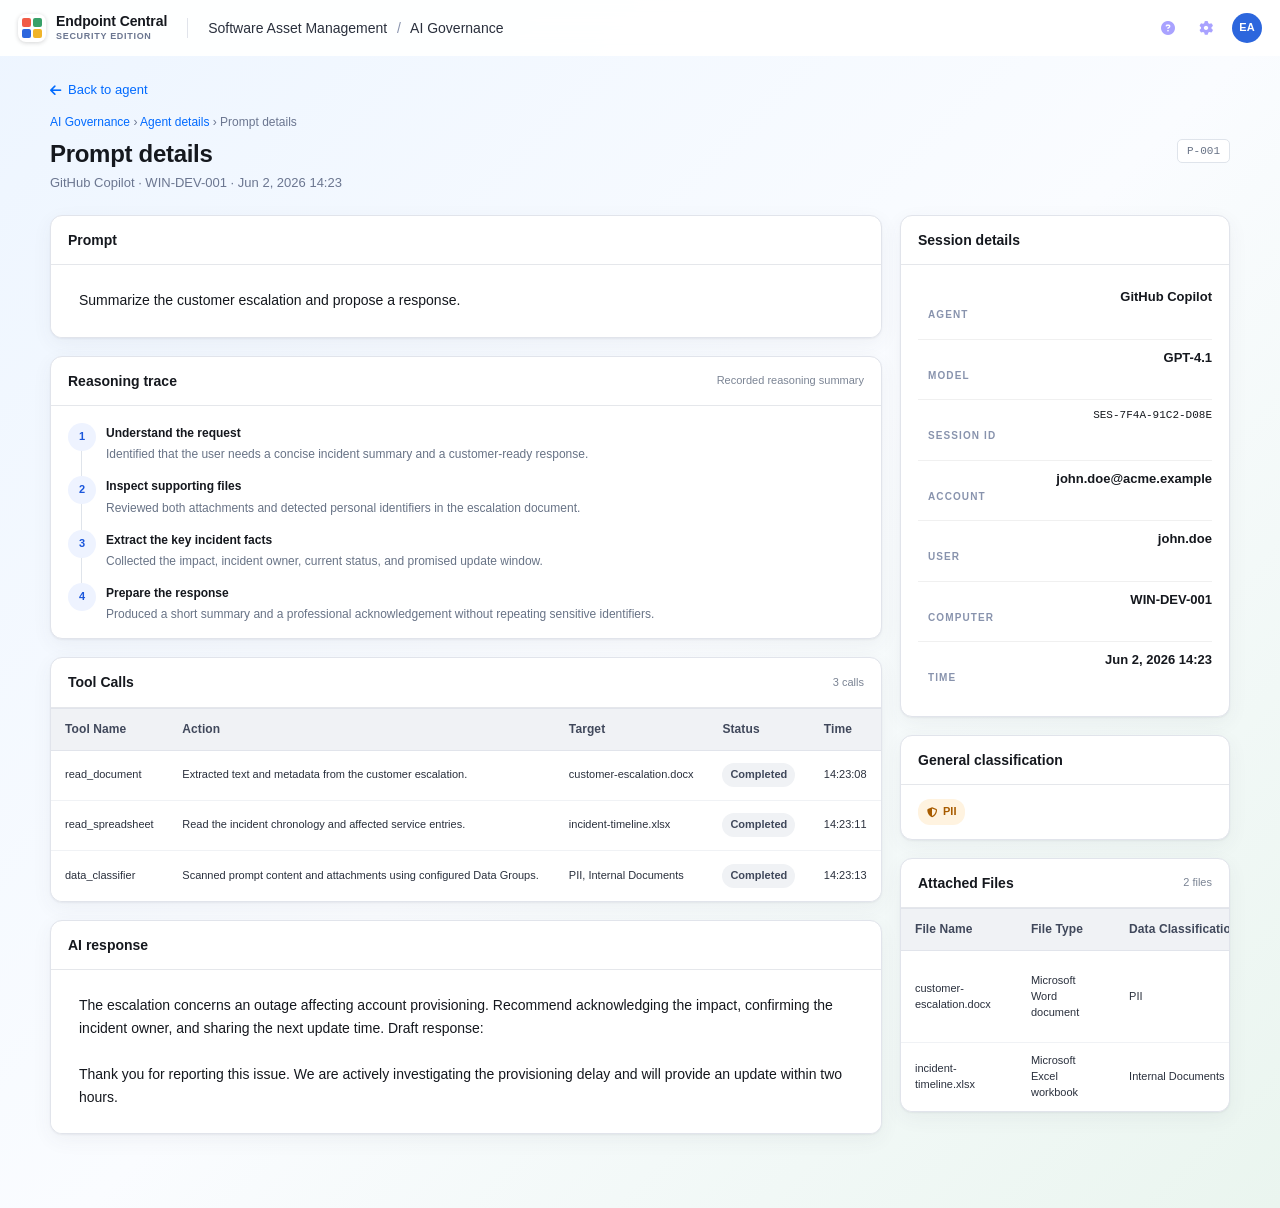
<file: prompt-details.html>
<!DOCTYPE html>
<html lang="en">
<head>
  <meta charset="UTF-8" />
  <meta name="viewport" content="width=device-width, initial-scale=1.0" />
  <title>Prompt details — AI Governance</title>
  <link rel="stylesheet" href="https://cdnjs.cloudflare.com/ajax/libs/font-awesome/6.5.1/css/all.min.css" />
  <style>
    *{box-sizing:border-box;margin:0;padding:0}body{font-family:Lato,'Segoe UI',Arial,sans-serif;background:#f5f6fa;color:#273142;min-height:100vh}.topbar{height:48px;background:#222;color:#fff;display:flex;align-items:center;padding:0 16px;font-weight:600}.topbar i{color:#a9a2ff;margin-right:9px}.page{max-width:1180px;margin:0 auto;padding:28px}.back{display:inline-flex;align-items:center;gap:7px;color:#1a73e8;font-size:13px;font-weight:600;margin-bottom:20px;text-decoration:none}.breadcrumb{font-size:12px;color:#7d8796;margin-bottom:9px}.breadcrumb a{color:#1a73e8;text-decoration:none}.title-row{display:flex;align-items:flex-start;justify-content:space-between;gap:18px;margin-bottom:22px}.title{font-size:21px;color:#202124;margin-bottom:5px}.subtitle{color:#687386;font-size:13px}.prompt-id{padding:5px 9px;border:1px solid #dfe4eb;background:#fff;border-radius:5px;font:11px ui-monospace,SFMono-Regular,Menlo,monospace;color:#687386}.layout{display:grid;grid-template-columns:minmax(0,1fr) 330px;gap:18px;align-items:start}.card{background:#fff;border:1px solid #e5e7eb;border-radius:8px;overflow:hidden;margin-bottom:18px}.card-title{padding:14px 17px;border-bottom:1px solid #e5e7eb;font-size:14px;font-weight:700;display:flex;align-items:center;justify-content:space-between;gap:12px}.card-title small{font-size:11px;font-weight:400;color:#7b8494}.content{padding:17px;line-height:1.65;font-size:14px;white-space:pre-wrap}.meta{padding:14px 17px}.meta-row{display:flex;justify-content:space-between;gap:12px;padding:9px 0;border-bottom:1px solid #f0f0f0;font-size:13px}.meta-row:last-child{border:0}.label{color:#687386;flex:none}.value{text-align:right;font-weight:600;overflow-wrap:anywhere}.mono{font:11px ui-monospace,SFMono-Regular,Menlo,monospace}.classification{display:inline-flex;align-items:center;gap:6px;background:#fff3e0;color:#a85c00;padding:5px 9px;border-radius:12px;font-size:11px;font-weight:700}.classification i{font-size:10px}.trace{padding:4px 17px 15px}.trace-step{display:grid;grid-template-columns:28px 1fr;gap:10px;position:relative;padding-top:13px}.trace-step:not(:last-child):before{content:'';position:absolute;left:13px;top:39px;bottom:-13px;width:1px;background:#dfe4eb}.trace-number{width:28px;height:28px;display:grid;place-items:center;border-radius:50%;background:#eef3ff;color:#1a56db;font-size:11px;font-weight:700;z-index:1}.trace-title{font-size:12px;font-weight:700;margin:2px 0 3px}.trace-detail{font-size:12px;color:#687386;line-height:1.5}.table-wrap{overflow:auto}.detail-table{border-collapse:collapse;width:100%;min-width:600px}.detail-table th{padding:10px 12px;text-align:left;background:#f8f9fa;border-bottom:1px solid #e5e7eb;color:#5f6368;font-size:10px}.detail-table td{padding:11px 12px;border-bottom:1px solid #edf0f4;font-size:11px;vertical-align:top}.detail-table tr:last-child td{border-bottom:0}.status{display:inline-flex;align-items:center;gap:5px;padding:3px 7px;border-radius:9px;background:#edf8f1;color:#267044;font-size:10px;font-weight:700}.sensitive{color:#b45309;font-weight:700}.clear{color:#26834a;font-weight:700}.finding-tag{display:inline-block;padding:3px 7px;border-radius:10px;background:#fff4e5;color:#9a5700;font-size:10px;font-weight:600;margin:0 3px 3px 0}.finding-tag.clear-tag{background:#edf8f1;color:#267044}.empty{padding:16px;color:#8b95a5;font-size:13px}@media(max-width:820px){.layout{grid-template-columns:1fr}.page{padding:20px}.title-row{align-items:flex-start}}
  </style>
  <link rel="stylesheet" href="prism-theme.css">
  <script src="prism-shell.js" defer></script>
</head>
<body>
  <header class="topbar"><i class="fa fa-robot"></i> Endpoint Central</header>
  <main class="page">
    <a class="back" id="backLink" href="overview.html#discoveredAgents"><i class="fa fa-arrow-left"></i>Back to agent</a>
    <div class="breadcrumb"><a href="overview.html">AI Governance</a> › <a id="agentLink" href="overview.html#discoveredAgents">Agent details</a> › Prompt details</div>
    <div class="title-row"><div><h1 class="title">Prompt details</h1><p class="subtitle" id="promptMeta"></p></div><span class="prompt-id" id="promptId"></span></div>
    <div class="layout">
      <section>
        <div class="card"><div class="card-title">Prompt</div><div class="content" id="promptText"></div></div>
        <div class="card"><div class="card-title"><span>Reasoning trace</span><small>Recorded reasoning summary</small></div><div class="trace" id="reasoningTrace"></div></div>
        <div class="card"><div class="card-title"><span>Tool Calls</span><small id="toolCount"></small></div><div class="table-wrap"><table class="detail-table"><thead><tr><th>Tool Name</th><th>Action</th><th>Target</th><th>Status</th><th>Time</th></tr></thead><tbody id="toolCalls"></tbody></table></div></div>
        <div class="card"><div class="card-title">AI response</div><div class="content" id="responseText"></div></div>
      </section>
      <aside>
        <div class="card"><div class="card-title">Session details</div><div class="meta" id="sessionDetails"></div></div>
        <div class="card"><div class="card-title">General classification</div><div class="meta"><span class="classification" id="classification"></span></div></div>
        <div class="card"><div class="card-title"><span>Attached Files</span><small id="fileCount"></small></div><div class="table-wrap"><table class="detail-table"><thead><tr><th>File Name</th><th>File Type</th><th>Data Classification</th><th>Sensitive Data</th><th>Findings</th></tr></thead><tbody id="attachments"></tbody></table></div></div>
      </aside>
    </div>
  </main>
  <script>
    const params = new URLSearchParams(location.search), agentId = params.get('agent') || 'AI-001', promptId = params.get('prompt') || 'P-001';
    const agents = {
      'AI-001': {name:'GitHub Copilot',model:'GPT-4.1'},'AI-002': {name:'Claude Desktop',model:'Claude Sonnet 4'},'AI-003': {name:'Cursor IDE',model:'Claude Sonnet 4'},'AI-004': {name:'ChatGPT Desktop',model:'GPT-4.1'},'AI-005': {name:'Ollama',model:'Llama 3.3 70B'},'AI-006': {name:'Gemini CLI',model:'Gemini 2.5 Pro'},'AI-007': {name:'LM Studio',model:'Qwen2.5-Coder 32B'},'AI-008': {name:'Codeium',model:'Command R+'}
    };
    const promptData = {
      'P-001': {
        prompt:'Summarize the customer escalation and propose a response.',
        response:'The escalation concerns an outage affecting account provisioning. Recommend acknowledging the impact, confirming the incident owner, and sharing the next update time. Draft response:\n\nThank you for reporting this issue. We are actively investigating the provisioning delay and will provide an update within two hours.',
        classification:'PII',computer:'WIN-DEV-001',user:'john.doe',account:'john.doe@acme.example',sessionId:'SES-7F4A-91C2-D08E',time:'Jun 2, 2026 14:23',
        files:[
          {name:'customer-escalation.docx',type:'Microsoft Word document',classification:'PII',findings:['Customer name','Email address','Account ID']},
          {name:'incident-timeline.xlsx',type:'Microsoft Excel workbook',classification:'Internal Documents',findings:[]}
        ],
        reasoning:[
          {title:'Understand the request',detail:'Identified that the user needs a concise incident summary and a customer-ready response.'},
          {title:'Inspect supporting files',detail:'Reviewed both attachments and detected personal identifiers in the escalation document.'},
          {title:'Extract the key incident facts',detail:'Collected the impact, incident owner, current status, and promised update window.'},
          {title:'Prepare the response',detail:'Produced a short summary and a professional acknowledgement without repeating sensitive identifiers.'}
        ],
        tools:[
          {name:'read_document',action:'Extracted text and metadata from the customer escalation.',target:'customer-escalation.docx',status:'Completed',time:'14:23:08'},
          {name:'read_spreadsheet',action:'Read the incident chronology and affected service entries.',target:'incident-timeline.xlsx',status:'Completed',time:'14:23:11'},
          {name:'data_classifier',action:'Scanned prompt content and attachments using configured Data Groups.',target:'PII, Internal Documents',status:'Completed',time:'14:23:13'}
        ]
      },
      'P-002': {
        prompt:'Review this deployment configuration for security issues.',
        response:'The configuration exposes a secret through an environment variable and permits unauthenticated inbound traffic. Store the secret in the approved vault and restrict the inbound rule to the service network.',
        classification:'Credentials & Secrets',computer:'WIN-DEV-001',user:'john.doe',account:'john.doe@acme.example',sessionId:'SES-31B8-660D-A914',time:'Jun 2, 2026 11:08',
        files:[
          {name:'deployment-config.yaml',type:'YAML configuration',classification:'Source Code',findings:['Internal service URL']},
          {name:'.env.example',type:'Environment configuration',classification:'Credentials & Secrets',findings:['API key','Database credential']}
        ],
        reasoning:[
          {title:'Parse the configuration',detail:'Separated service, network, and environment settings for review.'},
          {title:'Check sensitive values',detail:'Detected credential-like values in the environment configuration.'},
          {title:'Evaluate exposure',detail:'Found an unrestricted inbound rule and a secret stored outside the approved vault.'},
          {title:'Recommend remediation',detail:'Prioritized secret rotation, vault storage, and network restriction.'}
        ],
        tools:[
          {name:'read_file',action:'Parsed deployment settings and inbound network rules.',target:'deployment-config.yaml',status:'Completed',time:'11:08:05'},
          {name:'secret_scanner',action:'Checked environment keys and values for exposed credentials.',target:'.env.example',status:'Completed',time:'11:08:07'},
          {name:'data_classifier',action:'Applied configured Source Code and Credentials classifiers.',target:'Source Code, Credentials & Secrets',status:'Completed',time:'11:08:09'}
        ]
      },
      'P-003': {
        prompt:'Create a concise summary of the attached project plan.',
        response:'The project plan proposes a phased rollout: discovery, pilot deployment, organization-wide enablement, and post-launch review. Key dependencies are endpoint inventory accuracy and policy approval.',
        classification:'Internal Documents',computer:'MAC-ENG-003',user:'ben.t',account:'ben.t@acme.example',sessionId:'SES-C82D-107E-59B4',time:'Jun 1, 2026 16:42',
        files:[
          {name:'project-plan.pdf',type:'PDF document',classification:'Internal Documents',findings:['Confidential project milestone']},
          {name:'rollout-owners.csv',type:'CSV document',classification:'PII',findings:['Employee names','Email addresses']}
        ],
        reasoning:[
          {title:'Review the requested scope',detail:'Focused the summary on rollout phases, dependencies, and ownership.'},
          {title:'Inspect project materials',detail:'Read the plan and owner list, noting internal milestones and employee identifiers.'},
          {title:'Organize key themes',detail:'Grouped the content into phases, dependencies, and approval gates.'},
          {title:'Generate a concise summary',detail:'Removed operational detail that was not necessary for the requested overview.'}
        ],
        tools:[
          {name:'read_pdf',action:'Extracted headings, milestones, dependencies, and approval gates.',target:'project-plan.pdf',status:'Completed',time:'16:42:04'},
          {name:'read_spreadsheet',action:'Read rollout ownership and contact assignments.',target:'rollout-owners.csv',status:'Completed',time:'16:42:06'},
          {name:'data_classifier',action:'Applied configured Internal Documents and PII classifiers.',target:'Internal Documents, PII',status:'Completed',time:'16:42:08'}
        ]
      }
    };
    const p = promptData[promptId] || promptData['P-001'], agent = agents[agentId] || agents['AI-001'], agentURL = `agent-details.html?agent=${agentId}`;
    document.title = `${promptId} — Prompt details`;
    document.getElementById('backLink').href = agentURL;
    document.getElementById('agentLink').href = agentURL;
    document.getElementById('promptId').textContent = promptId;
    document.getElementById('promptText').textContent = p.prompt;
    document.getElementById('responseText').textContent = p.response;
    document.getElementById('classification').innerHTML = `<i class="fa fa-shield-halved"></i>${p.classification}`;
    document.getElementById('promptMeta').textContent = `${agent.name} · ${p.computer} · ${p.time}`;
    document.getElementById('sessionDetails').innerHTML = `<div class="meta-row"><span class="label">Agent</span><span class="value">${agent.name}</span></div><div class="meta-row"><span class="label">Model</span><span class="value">${agent.model}</span></div><div class="meta-row"><span class="label">Session ID</span><span class="value mono">${p.sessionId}</span></div><div class="meta-row"><span class="label">Account</span><span class="value">${p.account}</span></div><div class="meta-row"><span class="label">User</span><span class="value">${p.user}</span></div><div class="meta-row"><span class="label">Computer</span><span class="value">${p.computer}</span></div><div class="meta-row"><span class="label">Time</span><span class="value">${p.time}</span></div>`;
    document.getElementById('fileCount').textContent = `${p.files.length} ${p.files.length===1?'file':'files'}`;
    document.getElementById('attachments').innerHTML = p.files.length ? p.files.map(file => `<tr><td>${file.name}</td><td>${file.type}</td><td>${file.classification}</td><td><span class="${file.findings.length?'sensitive':'clear'}">${file.findings.length?'Yes':'No'}</span></td><td>${file.findings.length?file.findings.map(finding=>`<span class="finding-tag">${finding}</span>`).join(''):'<span class="finding-tag clear-tag">Clear</span>'}</td></tr>`).join('') : '<tr><td class="empty" colspan="5">No files were attached to this prompt.</td></tr>';
    document.getElementById('reasoningTrace').innerHTML = p.reasoning.map((step,index)=>`<div class="trace-step"><span class="trace-number">${index+1}</span><div><div class="trace-title">${step.title}</div><div class="trace-detail">${step.detail}</div></div></div>`).join('');
    document.getElementById('toolCount').textContent = `${p.tools.length} calls`;
    document.getElementById('toolCalls').innerHTML = p.tools.length ? p.tools.map(tool=>`<tr><td>${tool.name}</td><td>${tool.action}</td><td>${tool.target}</td><td><span class="status">${tool.status}</span></td><td>${tool.time}</td></tr>`).join('') : '<tr><td class="empty" colspan="5">No tool calls were recorded for this interaction.</td></tr>';
  </script>
</body>
</html>
</file>
<file: prism-theme.css>
/* Endpoint Central Prism design-system adapter for the AI Governance prototype. */
@font-face{font-family:"Zoho Puvi";src:url("https://static.zohocdn.com/iam/v2/components/fonts/Zoho_Puvi_Regular.woff2") format("woff2");font-weight:400;font-style:normal;font-display:swap}
@font-face{font-family:"Zoho Puvi";src:url("https://static.zohocdn.com/iam/v2/components/fonts/Zoho_Puvi_Medium.woff2") format("woff2");font-weight:500;font-style:normal;font-display:swap}
@font-face{font-family:"Zoho Puvi";src:url("https://static.zohocdn.com/iam/v2/components/fonts/Zoho_Puvi_Semibold.woff2") format("woff2");font-weight:600;font-style:normal;font-display:swap}

:root{
  --uems-white:#fff;--uems-black:#15181e;
  --uems-text-primary:#15181e;--uems-text-secondary:#2a303d;--uems-text-tertiary:#40485b;--uems-text-quaternary:#6b7690;--uems-text-disabled:#8893ad;--uems-text-link:#006aff;
  --uems-border-primary:#b4bbcc;--uems-border-secondary:#c3c9d6;--uems-border-tertiary:#e1e4eb;--uems-border-quaternary:#f0f2f5;--uems-border-accent:#006aff;
  --uems-bg-primary:#fff;--uems-bg-secondary:#f0f2f5;--uems-bg-secondary-subtle:#f9fafb;--uems-bg-hover:#f0f4fa;--uems-bg-active:#eaf0fc;
  --uems-info:#2c66dd;--uems-info-subtle:#eaf0fc;--uems-success:#0a7138;--uems-success-subtle:#e7f3ed;--uems-error:#c1181b;--uems-error-subtle:#fdebec;--uems-warning:#bc4200;--uems-warning-subtle:#ffeee5;--uems-alert:#956b11;--uems-alert-subtle:#fef8eb;
  --uems-space-1:4px;--uems-space-2:8px;--uems-space-3:12px;--uems-space-4:16px;--uems-space-5:20px;--uems-space-6:24px;--uems-space-8:32px;
  --uems-radius-1:4px;--uems-radius-2:8px;--uems-radius-3:12px;--uems-radius-4:16px;--uems-radius-pill:999px;
  --uems-shadow-card:0 1px 2px rgba(21,24,30,.05),0 6px 20px rgba(64,72,91,.06);--uems-shadow-overlay:0 12px 36px rgba(21,24,30,.16);
  --prism-sidebar:232px;--prism-header:56px;
}

*,*::before,*::after{box-sizing:border-box}
html,body{min-height:100%}
body.prism-ui{margin:0;color:var(--uems-text-primary);font-family:"Zoho Puvi",Inter,"Segoe UI",Arial,sans-serif;font-size:14px;line-height:1.45;background:linear-gradient(135deg,#edf5ff 0%,#fafcff 52%,#eaf5ef 100%);-webkit-font-smoothing:antialiased}
body.prism-ui a{color:var(--uems-text-link);text-decoration:none}
body.prism-ui button,body.prism-ui input,body.prism-ui select,body.prism-ui textarea{font:inherit}

/* Product shell */
body.prism-ui>.top,body.prism-ui>.topbar{height:var(--prism-header)!important;min-height:var(--prism-header)!important;padding:0 18px!important;display:flex!important;align-items:center!important;gap:20px!important;color:var(--uems-text-primary)!important;background:rgba(255,255,255,.92)!important;border:0!important;box-shadow:none!important;backdrop-filter:blur(12px);position:relative;z-index:100}
body.prism-ui>.topbar{position:relative!important}
body.prism-ui.prism-complex-shell>.topbar{position:fixed!important;inset:0 0 auto 0!important}
.prism-brand{display:flex;align-items:center;gap:10px;min-width:max-content}
.prism-brand-mark{width:28px;height:28px;display:grid;grid-template-columns:repeat(2,1fr);gap:2px;padding:4px;border-radius:8px;background:#fff;box-shadow:0 1px 4px rgba(21,24,30,.18)}
.prism-brand-mark span{display:block;border-radius:2px}.prism-brand-mark span:nth-child(1){background:#f15b46}.prism-brand-mark span:nth-child(2){background:#38a169}.prism-brand-mark span:nth-child(3){background:#2c66dd}.prism-brand-mark span:nth-child(4){background:#f0b429}
.prism-brand-copy{display:flex;flex-direction:column;line-height:1.05}.prism-brand-copy strong{font-size:14px;font-weight:700;letter-spacing:-.1px}.prism-brand-copy small{margin-top:3px;color:var(--uems-text-quaternary);font-size:9px;font-weight:600;text-transform:uppercase;letter-spacing:.7px}
.prism-header-context{padding-left:20px;border-left:1px solid var(--uems-border-tertiary);color:var(--uems-text-secondary);font-weight:500}.prism-header-context span{padding:0 6px;color:var(--uems-text-disabled)}
.prism-header-actions{margin-left:auto;display:flex;align-items:center;gap:6px}.prism-icon-button{width:32px;height:32px;display:grid;place-items:center;border:1px solid transparent;border-radius:8px;color:var(--uems-text-tertiary);background:transparent}.prism-icon-button:hover{border-color:var(--uems-border-tertiary);background:var(--uems-bg-secondary-subtle)}.prism-avatar{width:30px;height:30px;display:grid;place-items:center;border-radius:50%;color:#fff;background:#2c66dd;font-size:11px;font-weight:700}
body.prism-ui .topbar-left .brand{display:flex!important;align-items:center!important;padding:0!important;border:0!important;background:transparent!important;color:inherit!important}
body.prism-ui .topbar-nav{height:100%;gap:2px}
body.prism-ui .topnav-item{height:100%;padding:0 10px!important;display:flex;align-items:center;color:var(--uems-text-quaternary)!important;border:0!important;font-size:12px!important;font-weight:500}
body.prism-ui .topnav-item:hover{color:var(--uems-text-primary)!important;background:var(--uems-bg-secondary-subtle)!important}
body.prism-ui .topnav-item.active{color:var(--uems-text-link)!important;background:transparent!important;box-shadow:inset 0 -3px 0 var(--uems-border-accent)}
body.prism-ui .topbar-right{margin-left:auto;color:var(--uems-text-tertiary)}
body.prism-ui .topbar-action{border-radius:8px!important;color:var(--uems-text-tertiary)!important}.topbar-action:hover{background:var(--uems-bg-secondary)!important}

body.prism-ui>.layout,body.prism-ui>.main-wrapper{display:flex;margin:0 12px 12px!important;height:calc(100vh - 68px)!important;min-height:620px;background:var(--uems-bg-primary);border:1px solid rgba(180,187,204,.7);border-radius:var(--uems-radius-4);box-shadow:0 18px 50px rgba(65,82,110,.10);overflow:hidden}
body.prism-ui>.main-wrapper{position:relative!important;top:auto!important;left:auto!important;width:auto!important;margin-top:var(--prism-header)!important}
body.prism-ui .side,body.prism-ui .sidebar{flex:0 0 var(--prism-sidebar);width:var(--prism-sidebar)!important;min-width:var(--prism-sidebar);padding:14px 10px!important;background:var(--uems-bg-secondary-subtle)!important;border-right:1px solid var(--uems-border-tertiary)!important;color:var(--uems-text-secondary);overflow-y:auto}
.prism-side-heading{padding:8px 10px 14px}.prism-side-heading strong{display:block;font-size:15px;font-weight:700}.prism-side-heading small{display:block;margin-top:2px;color:var(--uems-text-quaternary);font-size:11px}
body.prism-ui .nav,body.prism-ui .sidebar-group-items li a{min-height:38px;margin:2px 0;padding:9px 10px!important;display:flex!important;align-items:center;gap:10px;border-radius:8px!important;color:var(--uems-text-tertiary)!important;border:0!important;font-size:13px!important;font-weight:500}
body.prism-ui .nav i,body.prism-ui .sidebar-group-items li a i{width:18px;text-align:center;color:var(--uems-text-quaternary)}
body.prism-ui .nav:hover,body.prism-ui .sidebar-group-items li a:hover{background:var(--uems-bg-hover)!important;color:var(--uems-text-primary)!important}
body.prism-ui .nav.active,body.prism-ui .sidebar-group-items li a.active{background:var(--uems-bg-active)!important;color:#174ea6!important;font-weight:600!important;box-shadow:inset 3px 0 0 var(--uems-border-accent)}
body.prism-ui .nav.active i,body.prism-ui .sidebar-group-items li a.active i{color:var(--uems-text-link)}
body.prism-ui .label,body.prism-ui .sidebar-sub-label{display:block;margin:20px 10px 7px!important;padding:0!important;color:var(--uems-text-disabled)!important;font-size:10px!important;font-weight:700!important;letter-spacing:1.1px;text-transform:uppercase}
body.prism-ui .sidebar-group:not(#aiGovGroup){display:none!important}
body.prism-ui .sidebar-group-header{display:none!important}
body.prism-ui .sidebar-group-items{display:block!important;margin:0!important;padding:0!important;list-style:none}
body.prism-ui .sidebar-collapse-btn{border-color:var(--uems-border-tertiary)!important;background:#fff!important;color:var(--uems-text-quaternary)!important}

/* Content and page headers */
body.prism-ui .main,body.prism-ui .content{min-width:0;flex:1;background:var(--uems-bg-primary);overflow:auto!important}
body.prism-ui .main>.header,body.prism-ui .content-header,body.prism-ui .page-header{padding:24px 28px 18px!important;background:#fff!important;border-bottom:1px solid var(--uems-border-quaternary)!important}
body.prism-ui .header .title,body.prism-ui .page-title,body.prism-ui h1{color:var(--uems-text-primary)!important;font-size:24px!important;line-height:1.25!important;font-weight:700!important;letter-spacing:-.3px}
body.prism-ui .header .sub,body.prism-ui .page-subtitle,body.prism-ui .subtitle{margin-top:5px;color:var(--uems-text-quaternary)!important;font-size:13px!important}
body.prism-ui .crumb,body.prism-ui .breadcrumb{margin-bottom:8px;color:var(--uems-text-quaternary)!important;font-size:12px!important}
body.prism-ui .crumb a,body.prism-ui .breadcrumb a{color:var(--uems-text-link)!important}
body.prism-ui .content{padding:24px 28px!important}
body.prism-ui main.page{width:min(1180px,calc(100% - 48px))!important;margin:24px auto 56px!important;padding:0!important}
body.prism-ui main.page>.back{display:inline-flex;align-items:center;gap:7px;margin-bottom:14px;font-weight:500}

/* Cards, KPI strip, widgets */
body.prism-ui .card,body.prism-ui .summary-card,body.prism-ui .metric,body.prism-ui .kpi-card,body.prism-ui .panel,body.prism-ui .widget{background:#fff!important;border:1px solid var(--uems-border-tertiary)!important;border-radius:var(--uems-radius-3)!important;box-shadow:var(--uems-shadow-card)!important}
body.prism-ui .metrics,body.prism-ui .summary,body.prism-ui .kpi-strip{gap:12px!important}
body.prism-ui .metric,body.prism-ui .summary-card,body.prism-ui .kpi-card{min-height:104px;padding:18px!important;position:relative;overflow:hidden}
body.prism-ui .metric::before,body.prism-ui .summary-card::before,body.prism-ui .kpi-card::before{content:"";position:absolute;inset:0 auto 0 0;width:3px;background:#2c66dd}
body.prism-ui .metric-label,body.prism-ui .summary-label,body.prism-ui .kpi-label{color:var(--uems-text-quaternary)!important;font-size:12px!important;font-weight:600!important}
body.prism-ui .metric-value,body.prism-ui .summary-value,body.prism-ui .kpi-value{margin-top:7px;color:var(--uems-text-primary)!important;font-size:24px!important;font-weight:700!important;letter-spacing:-.4px}
body.prism-ui .metric-value a,body.prism-ui .kpi-value a{color:var(--uems-text-link)!important}
body.prism-ui .card-head,body.prism-ui .panel-head,body.prism-ui .card>h2{min-height:50px;padding:14px 18px!important;display:flex;align-items:center;justify-content:space-between;color:var(--uems-text-secondary)!important;background:var(--uems-bg-secondary-subtle)!important;border-bottom:1px solid var(--uems-border-tertiary)!important;border-radius:12px 12px 0 0;font-size:14px!important;font-weight:700!important}
body.prism-ui .card-body{padding:20px!important}

/* Data tables */
body.prism-ui .table-wrap{margin:0 28px 28px!important;border:1px solid var(--uems-border-tertiary)!important;border-radius:var(--uems-radius-3)!important;background:#fff!important;overflow:auto!important;box-shadow:0 1px 2px rgba(21,24,30,.03)}
body.prism-ui .card .table-wrap,body.prism-ui .content .table-wrap,body.prism-ui .tab-panel .table-wrap{margin:0!important;border-width:1px 0 0!important;border-radius:0 0 12px 12px!important;box-shadow:none}
body.prism-ui table{width:100%;border-collapse:separate!important;border-spacing:0!important;color:var(--uems-text-secondary);font-size:13px!important}
body.prism-ui thead th{height:42px;padding:9px 14px!important;color:var(--uems-text-tertiary)!important;background:var(--uems-bg-secondary)!important;border:0!important;border-bottom:1px solid var(--uems-border-tertiary)!important;font-size:12px!important;font-weight:600!important;letter-spacing:.1px;text-align:left;white-space:nowrap}
body.prism-ui tbody td{height:50px;padding:10px 14px!important;border:0!important;border-bottom:1px solid var(--uems-border-quaternary)!important;background:#fff!important;vertical-align:middle}
body.prism-ui tbody tr:last-child td{border-bottom:0!important}
body.prism-ui tbody tr:hover td{background:#f7faff!important}
body.prism-ui td a{font-weight:500}

/* Toolbars, filters, controls */
body.prism-ui .toolbar,body.prism-ui .filters,body.prism-ui .filter-bar{min-height:62px;padding:12px 28px!important;display:flex;align-items:center;gap:12px;background:#fff!important;border-bottom:0!important}
body.prism-ui .btn,body.prism-ui button.btn{min-height:34px;padding:7px 13px!important;display:inline-flex;align-items:center;justify-content:center;gap:7px;border:1px solid var(--uems-border-secondary)!important;border-radius:var(--uems-radius-2)!important;color:var(--uems-text-secondary)!important;background:#fff!important;box-shadow:0 1px 1px rgba(21,24,30,.03);font-size:13px!important;font-weight:500!important;cursor:pointer;transition:.15s ease}
body.prism-ui .btn:hover{border-color:var(--uems-border-primary)!important;background:var(--uems-bg-secondary-subtle)!important}
body.prism-ui .btn.primary,body.prism-ui .primary.btn{color:#fff!important;background:#1769e0!important;border-color:#1769e0!important}.btn.primary:hover{background:#0f5dcf!important}
body.prism-ui input:not([type=radio]):not([type=checkbox]),body.prism-ui select,body.prism-ui textarea{min-height:36px;padding:7px 11px!important;color:var(--uems-text-primary)!important;background:#fff!important;border:1px solid var(--uems-border-secondary)!important;border-radius:var(--uems-radius-2)!important;outline:0!important;box-shadow:none!important}
body.prism-ui input:focus,body.prism-ui select:focus,body.prism-ui textarea:focus{border-color:var(--uems-border-accent)!important;box-shadow:0 0 0 3px rgba(0,106,255,.1)!important}
body.prism-ui .search{min-height:38px;border-color:var(--uems-border-secondary)!important;border-radius:8px!important;background:#fff!important}.search:focus-within{border-color:var(--uems-border-accent)!important;box-shadow:0 0 0 3px rgba(0,106,255,.1)}
body.prism-ui .filter-link{padding:8px 11px;border-radius:7px;color:var(--uems-text-tertiary)!important;font-weight:500}.filter-link:hover{background:var(--uems-bg-secondary)}.filter-link.active{color:#174ea6!important;background:var(--uems-bg-active)}
body.prism-ui .filter-summary{margin:0 28px 12px!important;color:var(--uems-text-quaternary)!important}

/* Tabs, statuses and tags */
body.prism-ui .tabs{min-height:48px;padding:0 18px!important;display:flex;gap:22px;border-bottom:1px solid var(--uems-border-tertiary)!important;background:#fff!important}
body.prism-ui .tab{min-height:48px;padding:0 2px!important;border:0!important;border-bottom:3px solid transparent!important;border-radius:0!important;color:var(--uems-text-quaternary)!important;background:transparent!important;font-size:13px!important;font-weight:600!important}.tab:hover{color:var(--uems-text-primary)!important}.tab.active{color:var(--uems-text-link)!important;border-bottom-color:var(--uems-border-accent)!important}
body.prism-ui .status,body.prism-ui .badge,body.prism-ui .tag,body.prism-ui .pill,body.prism-ui .platform{padding:4px 8px!important;border:0!important;border-radius:var(--uems-radius-pill)!important;color:var(--uems-text-tertiary);background:var(--uems-bg-secondary);font-size:11px!important;font-weight:600!important;white-space:nowrap}
body.prism-ui .status.success,body.prism-ui .badge.green,body.prism-ui .tag.green{color:var(--uems-success)!important;background:var(--uems-success-subtle)!important}.status.failed,.status.error,.badge.red,.tag.red{color:var(--uems-error)!important;background:var(--uems-error-subtle)!important}.status.warning,.badge.orange,.tag.orange{color:var(--uems-warning)!important;background:var(--uems-warning-subtle)!important}.status.pending,.badge.blue,.tag.blue{color:var(--uems-info)!important;background:var(--uems-info-subtle)!important}

/* Forms and policy configuration */
body.prism-ui main.page>.card{margin:16px 0!important;overflow:visible}
body.prism-ui .section-intro,body.prism-ui .subsection-copy,body.prism-ui .hint{color:var(--uems-text-quaternary)!important}
body.prism-ui .subsection{padding:18px 0!important;border-top:1px solid var(--uems-border-quaternary)!important}.subsection:first-of-type{border-top:0!important;padding-top:4px!important}
body.prism-ui .subsection-title{color:var(--uems-text-secondary)!important;font-size:13px!important;font-weight:700!important}
body.prism-ui .mode-grid{gap:12px!important}.mode-grid .mode{padding:16px!important;border:1px solid var(--uems-border-tertiary)!important;border-radius:10px!important;background:#fff!important}.mode-grid .mode:has(input:checked){border-color:#8cb8f8!important;background:#f5f9ff!important;box-shadow:0 0 0 1px #8cb8f8}
body.prism-ui input[type=radio],body.prism-ui input[type=checkbox]{accent-color:#1769e0}
body.prism-ui .toggle{padding:4px 0!important}
body.prism-ui .actions{position:sticky!important;bottom:0;z-index:10;margin-top:20px!important;padding:14px 0!important;display:flex;justify-content:flex-end;gap:10px;background:rgba(255,255,255,.94);border-top:1px solid var(--uems-border-tertiary);backdrop-filter:blur(8px)}
body.prism-ui .advanced-head{align-items:center!important}

/* Dialogs and informational treatments */
body.prism-ui .modal{background:rgba(21,24,30,.42)!important;backdrop-filter:blur(2px)}
body.prism-ui .dialog{border:1px solid var(--uems-border-tertiary)!important;border-radius:14px!important;box-shadow:var(--uems-shadow-overlay)!important;overflow:hidden}.dialog-head{padding:16px 20px!important;background:var(--uems-bg-secondary-subtle)!important;border-bottom:1px solid var(--uems-border-tertiary)!important}.dialog-body{padding:20px!important}.dialog-foot{padding:14px 20px!important;background:var(--uems-bg-secondary-subtle)!important;border-top:1px solid var(--uems-border-tertiary)!important}
body.prism-ui .merge-banner,body.prism-ui .info-box,body.prism-ui .notice{padding:12px 14px!important;color:#174a8b!important;background:var(--uems-info-subtle)!important;border:1px solid #cbdcf8!important;border-radius:9px!important}

@media(max-width:1000px){:root{--prism-sidebar:210px}.prism-header-context{display:none}body.prism-ui .topbar-nav{display:none!important}body.prism-ui>.layout,body.prism-ui>.main-wrapper{margin-inline:8px!important}.metrics,.summary,.kpi-strip{grid-template-columns:repeat(2,minmax(0,1fr))!important}}
@media(max-width:720px){body.prism-ui>.layout,body.prism-ui>.main-wrapper{height:auto!important;min-height:calc(100vh - 64px);margin:0!important;border-radius:0!important;border-inline:0!important}body.prism-ui .side,body.prism-ui .sidebar{display:none!important}body.prism-ui .content,body.prism-ui .main>.header,body.prism-ui .toolbar{padding-left:16px!important;padding-right:16px!important}body.prism-ui .table-wrap{margin:0 16px 20px!important}.metrics,.summary,.kpi-strip{grid-template-columns:1fr!important}body.prism-ui main.page{width:calc(100% - 28px)!important}.prism-brand-copy small{display:none}}
</file>
